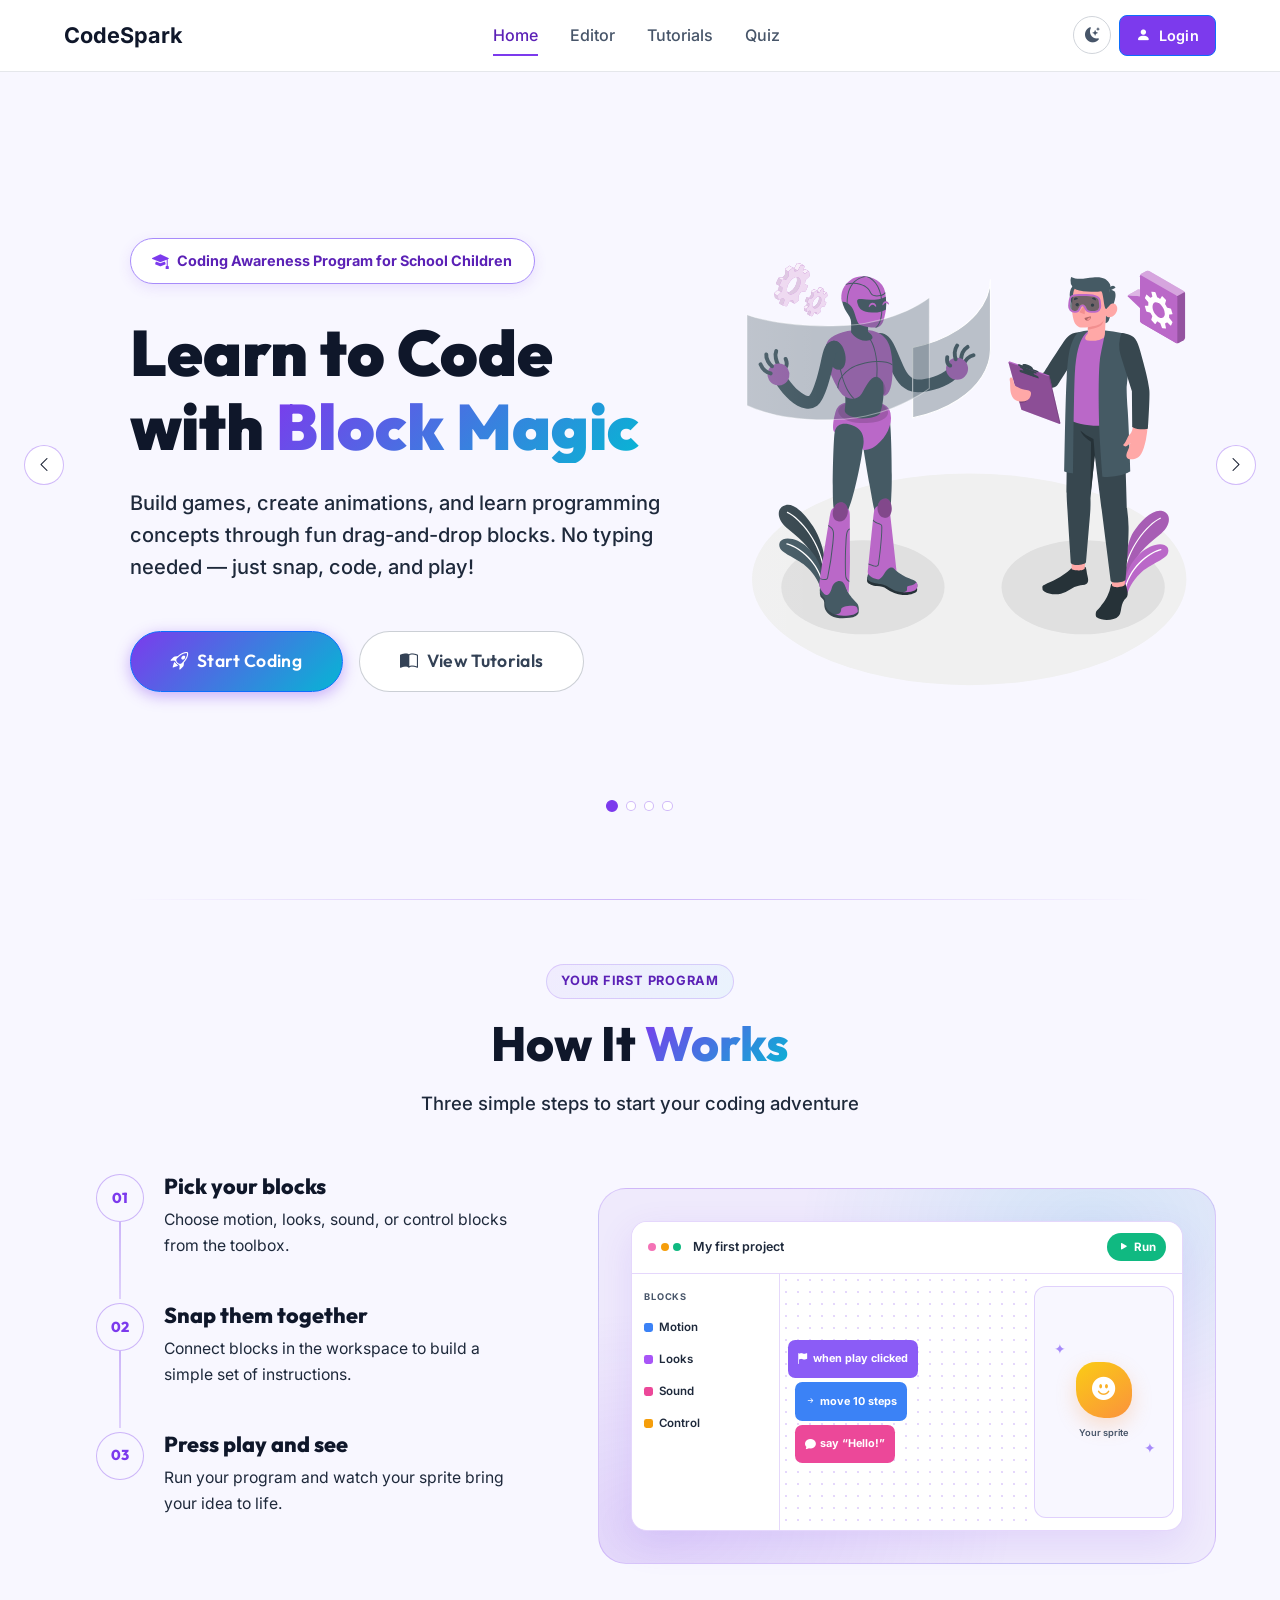
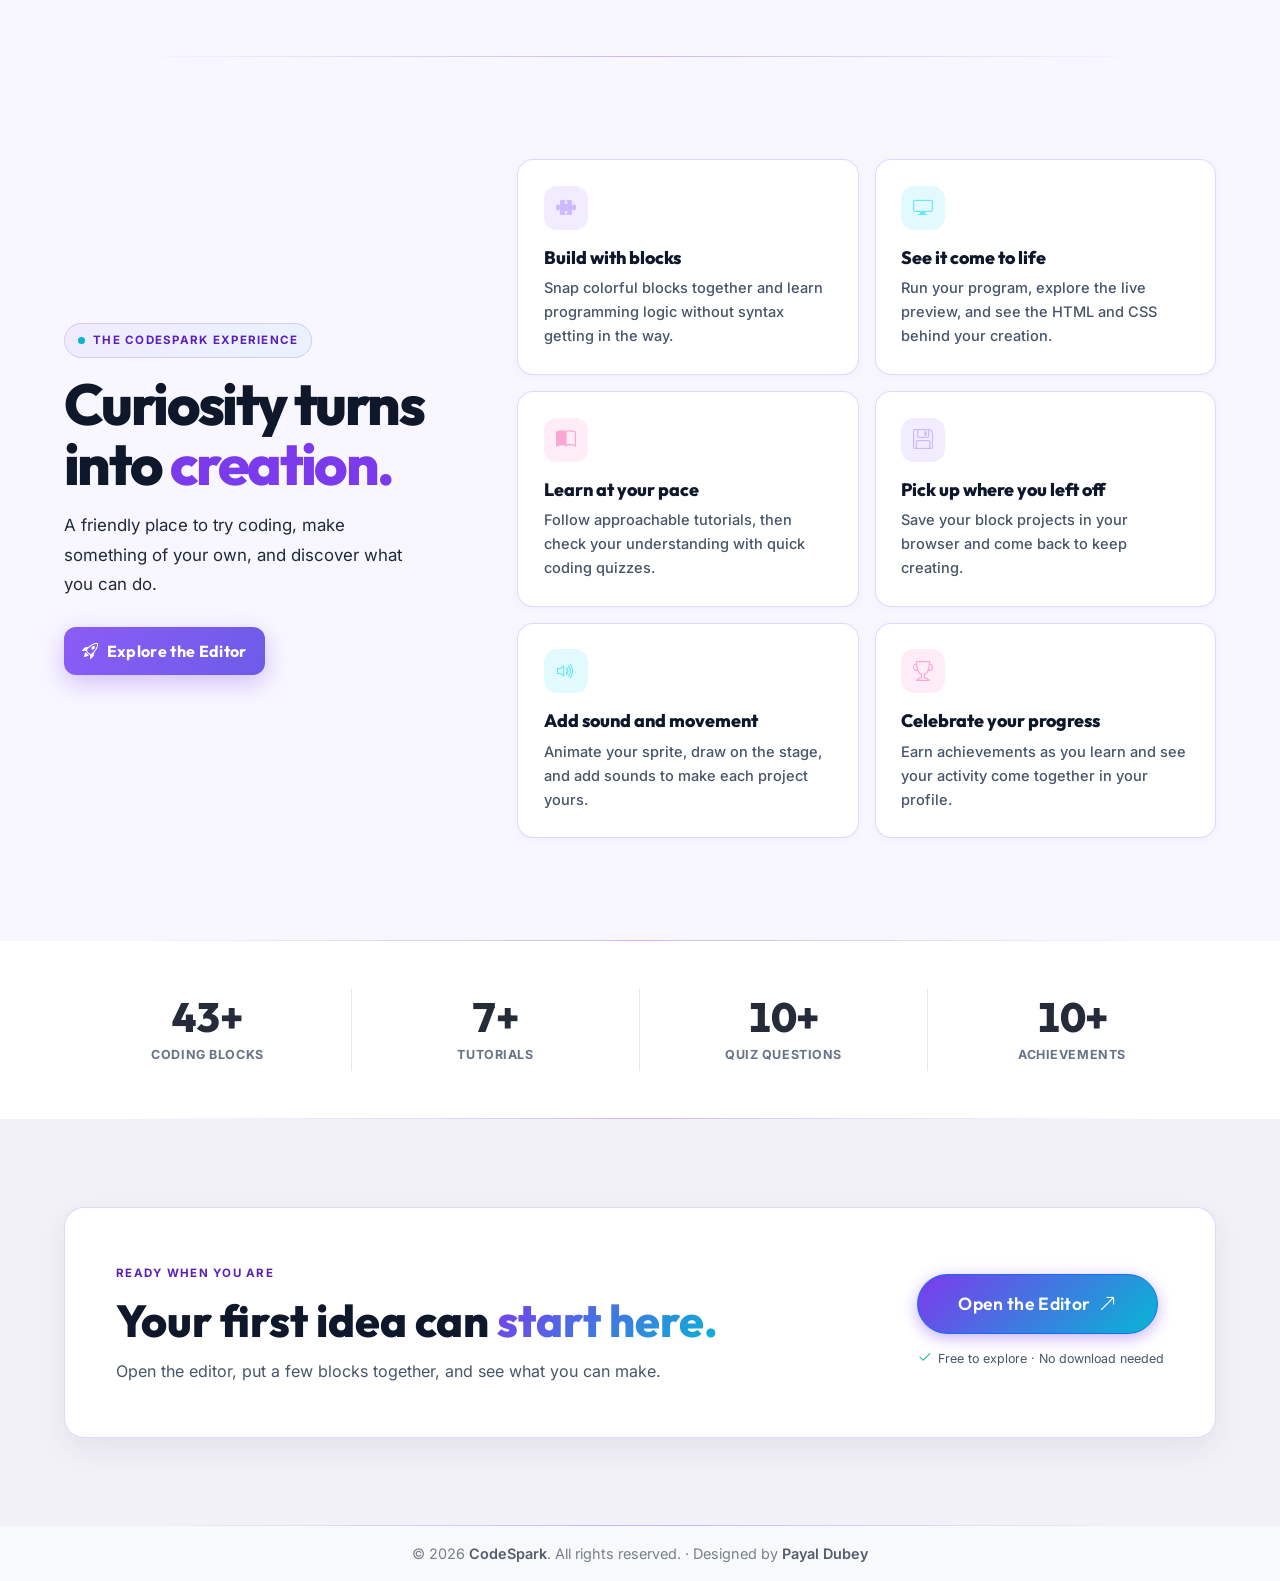
<file: index.html>
<!DOCTYPE html>
<html lang="en">

<head>
  <meta charset="UTF-8">
  <meta name="viewport" content="width=device-width, initial-scale=1.0">
  <meta name="description"
    content="CodeSpark — A fun, interactive block-based coding platform to teach school children programming concepts. Learn coding through drag-and-drop blocks, tutorials, and quizzes.">
  <title>CodeSpark — Learn Coding Through Play</title>

  <!-- Bootstrap framework styles -->
  <link rel="stylesheet" href="assets/vendor/bootstrap/bootstrap.min.css">

  <!-- Bootstrap Icons used across the application -->
  <link rel="stylesheet" href="assets/vendor/bootstrap-icons/bootstrap-icons.min.css">

  <!-- CodeSpark site-wide styles -->
  <link rel="stylesheet" href="assets/css/main.css">

  <!-- CodeSpark favicon -->
  <link rel="icon"
    href="data:image/svg+xml,<svg xmlns=%22http://www.w3.org/2000/svg%22 viewBox=%220 0 100 100%22><text y=%22.9em%22 font-size=%2290%22>⚡</text></svg>">
</head>

<body>
  <!-- Navigation -->
  <nav class="navbar" id="navbar">
    <div class="container">
      <a href="index.html" class="navbar-brand">
        CodeSpark
      </a>
      <div class="navbar-links" id="navLinks">
        <a href="index.html" class="active">Home</a>
        <a href="editor.html">Editor</a>
        <a href="tutorials.html">Tutorials</a>
        <a href="quiz.html">Quiz</a>
      </div>
      <div class="navbar-actions">
        <button class="theme-toggle" id="themeToggle" type="button" aria-label="Switch to dark theme"
          title="Switch to dark theme">
          <i class="bi bi-moon-stars-fill" aria-hidden="true"></i>
        </button>
        <div id="authContainer" class="auth-container">
          <a href="login.html" class="btn btn-primary btn-sm login-btn" id="loginBtn">
            <i class="bi bi-person-fill" aria-hidden="true"></i> Login
          </a>
        </div>
        <button class="mobile-menu-toggle" id="mobileMenuToggle" type="button" aria-label="Open menu"
          aria-controls="navLinks" aria-expanded="false">
          <span></span><span></span><span></span>
        </button>
      </div>
    </div>
  </nav>

  <!-- Hero Section -->
  <section class="hero" id="hero">
    <div class="particles" id="particles"></div>
    <div class="hero-content">
      <div class="hero-carousel" id="heroCarousel" role="region" aria-roledescription="carousel"
        aria-label="Explore CodeSpark">
        <div class="hero-slides" id="heroSlides">
          <article class="hero-slide hero-slide--welcome" role="group" aria-roledescription="slide" aria-label="1 of 4">
            <div class="hero-slide-inner">
              <div class="hero-copy">
                <div class="hero-badge">
                  <i class="bi bi-mortarboard-fill" aria-hidden="true"></i> Coding Awareness Program for School Children
                </div>
                <h1>
                  Learn to Code<br>
                  with <span class="highlight">Block Magic</span>
                </h1>
                <p>
                  Build games, create animations, and learn programming concepts through
                  fun drag-and-drop blocks. No typing needed — just snap, code, and play!
                </p>
                <div class="hero-actions">
                  <a href="editor.html" class="btn btn-primary btn-lg">
                    <i class="bi bi-rocket-takeoff" aria-hidden="true"></i> Start Coding
                  </a>
                  <a href="tutorials.html" class="btn btn-secondary btn-lg">
                    <i class="bi bi-book-half" aria-hidden="true"></i> View Tutorials
                  </a>
                </div>
              </div>
            </div>
          </article>
          <article class="hero-slide hero-slide--editor" role="group" aria-roledescription="slide" aria-label="2 of 4"
            hidden>
            <div class="hero-slide-inner">
              <div class="hero-copy">
                <div class="hero-badge">
                  <i class="bi bi-code-slash" aria-hidden="true"></i> The CodeSpark Editor
                </div>
                <h1>Make ideas <span class="highlight">move</span></h1>
                <p>
                  Put colorful coding blocks together and see your program come to life
                  right in the browser.
                </p>
                <div class="hero-actions">
                  <a href="editor.html" class="btn btn-primary btn-lg">
                    <i class="bi bi-code-slash" aria-hidden="true"></i> Explore the Editor
                  </a>
                </div>
              </div>
            </div>
          </article>
          <article class="hero-slide hero-slide--tutorials" role="group" aria-roledescription="slide"
            aria-label="3 of 4" hidden>
            <div class="hero-slide-inner">
              <div class="hero-copy">
                <div class="hero-badge">
                  <i class="bi bi-book-half" aria-hidden="true"></i> Step-by-step Tutorials
                </div>
                <h1>Learn at your <span class="highlight">own pace</span></h1>
                <p>
                  Follow friendly lessons that introduce coding ideas one small step
                  at a time.
                </p>
                <div class="hero-actions">
                  <a href="tutorials.html" class="btn btn-primary btn-lg">
                    <i class="bi bi-book-half" aria-hidden="true"></i> Browse Tutorials
                  </a>
                </div>
              </div>
            </div>
          </article>
          <article class="hero-slide hero-slide--quiz" role="group" aria-roledescription="slide" aria-label="4 of 4"
            hidden>
            <div class="hero-slide-inner">
              <div class="hero-copy">
                <div class="hero-badge">
                  <i class="bi bi-patch-question" aria-hidden="true"></i> Quick Coding Quizzes
                </div>
                <h1>Ready for a <span class="highlight">challenge?</span></h1>
                <p>
                  Check what you know with short quizzes and build confidence as you
                  learn.
                </p>
                <div class="hero-actions">
                  <a href="quiz.html" class="btn btn-primary btn-lg">
                    <i class="bi bi-play-circle" aria-hidden="true"></i> Try a Quiz
                  </a>
                </div>
              </div>
            </div>
          </article>
          <div class="hero-carousel-arrows" role="group" aria-label="Slide navigation">
            <button class="hero-carousel-arrow" id="heroPrevious" type="button" aria-label="Previous slide">
              <i class="bi bi-chevron-left" aria-hidden="true"></i>
            </button>
            <button class="hero-carousel-arrow" id="heroNext" type="button" aria-label="Next slide">
              <i class="bi bi-chevron-right" aria-hidden="true"></i>
            </button>
          </div>
        </div>

        <div class="hero-carousel-controls" role="group" aria-label="Carousel controls">
          <div class="hero-carousel-indicators" role="group" aria-label="Choose a slide">
            <button type="button" aria-label="Show slide 1" aria-current="true"></button>
            <button type="button" aria-label="Show slide 2"></button>
            <button type="button" aria-label="Show slide 3"></button>
            <button type="button" aria-label="Show slide 4"></button>
          </div>
        </div>
        <p class="visually-hidden" id="heroSlideAnnouncement" aria-live="polite" aria-atomic="true"></p>
      </div>
    </div>
  </section>

  <!-- How It Works Section -->
  <section class="features section how-it-works" id="howItWorks">
    <div class="container">
      <div class="section-header">
        <span class="how-it-works-kicker">Your first program</span>
        <h2>How It <span class="text-gradient">Works</span></h2>
        <p>Three simple steps to start your coding adventure</p>
      </div>
      <div class="how-process-layout">
        <ol class="how-process-steps">
          <li class="how-process-step">
            <span class="how-process-number" aria-hidden="true">01</span>
            <div>
              <h3>Pick your blocks</h3>
              <p>Choose motion, looks, sound, or control blocks from the toolbox.</p>
            </div>
          </li>
          <li class="how-process-step">
            <span class="how-process-number" aria-hidden="true">02</span>
            <div>
              <h3>Snap them together</h3>
              <p>Connect blocks in the workspace to build a simple set of instructions.</p>
            </div>
          </li>
          <li class="how-process-step">
            <span class="how-process-number" aria-hidden="true">03</span>
            <div>
              <h3>Press play and see</h3>
              <p>Run your program and watch your sprite bring your idea to life.</p>
            </div>
          </li>
        </ol>

        <div class="how-editor-illustration" role="img"
          aria-label="Illustration of colorful coding blocks connected in a workspace, ready to run a sprite">
          <div class="how-editor-window">
            <div class="how-editor-toolbar">
              <span class="how-editor-dots" aria-hidden="true"><i></i><i></i><i></i></span>
              <span class="how-editor-title">My first project</span>
              <span class="how-editor-run" aria-hidden="true"><i class="bi bi-play-fill"></i> Run</span>
            </div>
            <div class="how-editor-body">
              <div class="how-editor-toolbox" aria-hidden="true">
                <span class="how-toolbox-label">BLOCKS</span>
                <span class="how-toolbox-category"><i></i> Motion</span>
                <span class="how-toolbox-category"><i></i> Looks</span>
                <span class="how-toolbox-category"><i></i> Sound</span>
                <span class="how-toolbox-category"><i></i> Control</span>
              </div>
              <div class="how-block-workspace" aria-hidden="true">
                <span class="how-code-block how-code-block--event"><i class="bi bi-flag-fill"></i> when play
                  clicked</span>
                <span class="how-code-block how-code-block--motion"><i class="bi bi-arrow-right-short"></i> move 10
                  steps</span>
                <span class="how-code-block how-code-block--looks"><i class="bi bi-chat-fill"></i> say “Hello!”</span>
                <span class="how-code-connector"></span>
              </div>
              <div class="how-sprite-stage" aria-hidden="true">
                <span class="how-sprite-spark how-sprite-spark--one">✦</span>
                <span class="how-sprite"><i class="bi bi-emoji-smile-fill"></i></span>
                <span class="how-sprite-spark how-sprite-spark--two">✦</span>
                <span class="how-sprite-caption">Your sprite</span>
              </div>
            </div>
          </div>
        </div>
      </div>
    </div>
  </section>

  <!-- Features Section -->
  <section class="features section home-features" id="features">
    <div class="container">
      <div class="home-features-layout">
        <header class="home-features-intro">
          <span class="home-features-kicker">THE CODESPARK EXPERIENCE</span>
          <h2>Curiosity turns into <span>creation.</span></h2>
          <p>A friendly place to try coding, make something of your own, and discover what you can do.</p>
          <a href="editor.html" class="btn btn-primary home-features-cta">
            <i class="bi bi-rocket-takeoff" aria-hidden="true"></i> Explore the Editor
          </a>
        </header>
        <div class="features-grid">
          <article class="feature-card">
            <div class="feature-icon" aria-hidden="true"><i class="bi bi-puzzle-fill"></i></div>
            <h3>Build with blocks</h3>
            <p>Snap colorful blocks together and learn programming logic without syntax getting in the way.</p>
          </article>
          <article class="feature-card">
            <div class="feature-icon" aria-hidden="true"><i class="bi bi-display"></i></div>
            <h3>See it come to life</h3>
            <p>Run your program, explore the live preview, and see the HTML and CSS behind your creation.</p>
          </article>
          <article class="feature-card">
            <div class="feature-icon" aria-hidden="true"><i class="bi bi-book-half"></i></div>
            <h3>Learn at your pace</h3>
            <p>Follow approachable tutorials, then check your understanding with quick coding quizzes.</p>
          </article>
          <article class="feature-card">
            <div class="feature-icon" aria-hidden="true"><i class="bi bi-floppy"></i></div>
            <h3>Pick up where you left off</h3>
            <p>Save your block projects in your browser and come back to keep creating.</p>
          </article>
          <article class="feature-card">
            <div class="feature-icon" aria-hidden="true"><i class="bi bi-volume-up"></i></div>
            <h3>Add sound and movement</h3>
            <p>Animate your sprite, draw on the stage, and add sounds to make each project yours.</p>
          </article>
          <article class="feature-card">
            <div class="feature-icon" aria-hidden="true"><i class="bi bi-trophy"></i></div>
            <h3>Celebrate your progress</h3>
            <p>Earn achievements as you learn and see your activity come together in your profile.</p>
          </article>
        </div>
      </div>
    </div>
  </section>

  <!-- Stats Section -->
  <section class="stats home-stats" id="stats" aria-labelledby="statsHeading">
    <div class="container">
      <h2 class="visually-hidden" id="statsHeading">CodeSpark by the numbers</h2>
      <div class="stats-grid">
        <div class="stat-card">
          <div class="stat-number" data-target="60">0</div>
          <div class="stat-label">Coding blocks</div>
        </div>
        <div class="stat-card">
          <div class="stat-number" data-target="10">0</div>
          <div class="stat-label">Tutorials</div>
        </div>
        <div class="stat-card">
          <div class="stat-number" data-target="15">0</div>
          <div class="stat-label">Quiz questions</div>
        </div>
        <div class="stat-card">
          <div class="stat-number" data-target="15">0</div>
          <div class="stat-label">Achievements</div>
        </div>
      </div>
    </div>
  </section>

  <!-- CTA Section -->
  <section class="cta-section home-cta-section" id="cta">
    <div class="container">
      <div class="cta-card home-cta-card">
        <div class="home-cta-copy">
          <span class="home-cta-kicker">READY WHEN YOU ARE</span>
          <h2>Your first idea can <span class="highlight">start here.</span></h2>
          <p>Open the editor, put a few blocks together, and see what you can make.</p>
        </div>
        <div class="home-cta-action">
          <a href="editor.html" class="btn btn-primary btn-lg">
            Open the Editor <i class="bi bi-arrow-up-right" aria-hidden="true"></i>
          </a>
          <span><i class="bi bi-check2" aria-hidden="true"></i> Free to explore · No download needed</span>
        </div>
      </div>
    </div>
  </section>

  <!-- Footer -->
  <footer class="footer home-footer">
    <div class="container">
      <div class="home-footer-bottom">
        <p>
          © 2026 <a href="index.html" aria-label="CodeSpark home page">CodeSpark</a>. All rights reserved.
          <span aria-hidden="true">·</span>
          Designed by
          <!-- Replace the placeholder URL with Payal Dubey's portfolio URL. -->
          <a href="https://example.com" target="_blank" rel="noopener noreferrer">Payal Dubey</a>
        </p>
      </div>
    </div>
  </footer>

  <!-- Login Modal -->
  <div class="modal-overlay" id="loginModal">
    <div class="modal auth-modal">
      <div class="auth-header">
        <div class="auth-icon"><i class="bi bi-person-lock"></i></div>
        <h2>Welcome to <span class="text-gradient">CodeSpark</span></h2>
        <p>Log in to save your progress, unlock achievements & sync projects.</p>
      </div>
      <form id="loginForm">
        <div class="form-group">
          <label for="loginUsername"><i class="bi bi-person"></i> Username</label>
          <input type="text" id="loginUsername" class="modal-input" placeholder="Enter your username..." required
            autocomplete="username">
        </div>
        <div class="form-group" style="margin-top: var(--space-md);">
          <label for="loginPassword"><i class="bi bi-key"></i> Password</label>
          <input type="password" id="loginPassword" class="modal-input" placeholder="Enter your password..." required
            autocomplete="current-password">
        </div>
        <div class="auth-status" id="loginStatusMsg"></div>
        <div class="modal-actions auth-actions">
          <button type="button" class="btn btn-secondary btn-sm" id="cancelLoginBtn">Cancel</button>
          <button type="submit" class="btn btn-primary btn-sm" id="submitLoginBtn"><i class="bi bi-person-fill"></i>
            Login</button>
        </div>
      </form>
    </div>
  </div>

  <!-- Achievement Toast Container -->
  <div class="achievements-panel" id="achievementsPanel"></div>

  <script src="assets/js/app.js"></script>
</body>

</html>
</file>
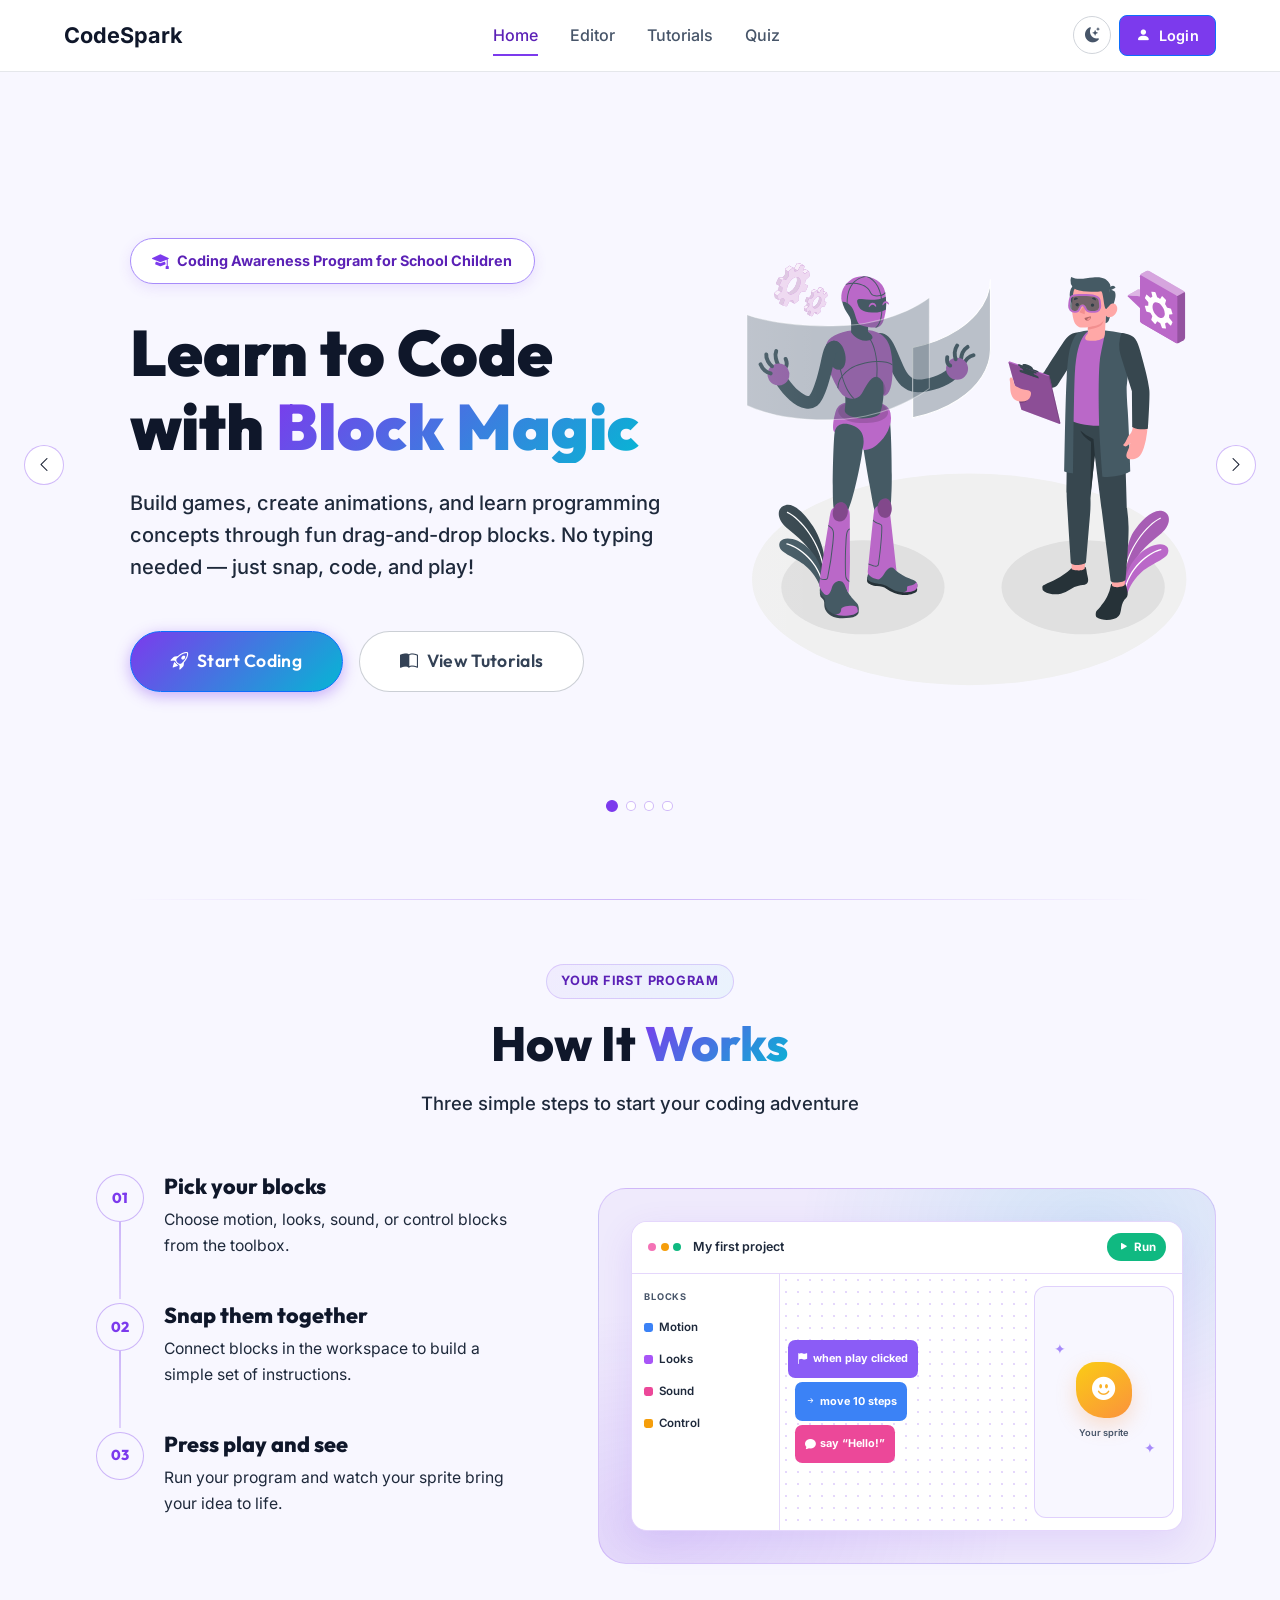
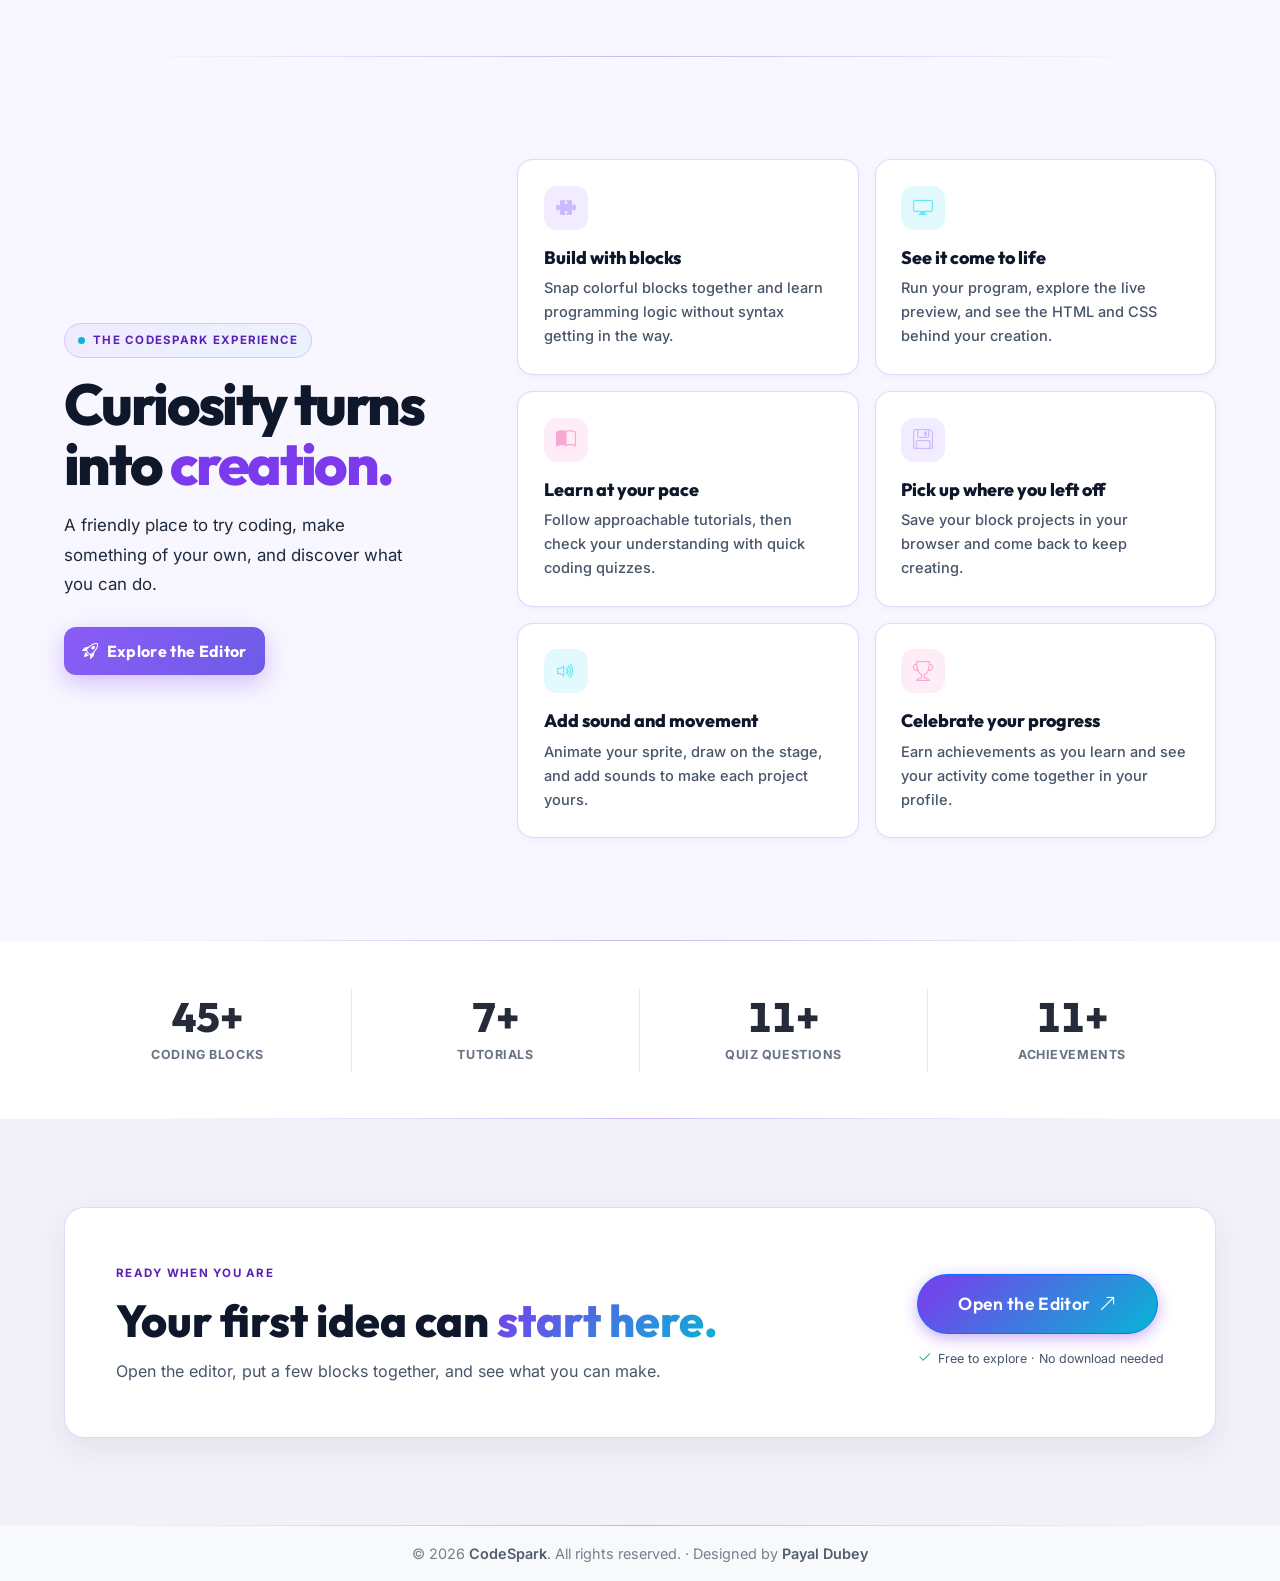
<file: achievements.html>
<!DOCTYPE html>
<html lang="en">

<head>
  <meta charset="UTF-8">
  <meta name="viewport" content="width=device-width, initial-scale=1.0">
  <meta name="description"
    content="Explore your CodeSpark milestones, track unlocked achievements, and discover your next coding challenge.">
  <title>Achievements & Badges — CodeSpark</title>
  <link rel="stylesheet" href="assets/vendor/bootstrap/bootstrap.min.css">
  <link rel="stylesheet" href="assets/vendor/bootstrap-icons/bootstrap-icons.min.css">
  <link rel="stylesheet" href="assets/css/main.css">
  <link rel="icon"
    href="data:image/svg+xml,<svg xmlns=%22http://www.w3.org/2000/svg%22 viewBox=%220 0 100 100%22><text y=%22.9em%22 font-size=%2290%22>🏆</text></svg>">
</head>

<body>
  <!-- Navigation -->
  <nav class="navbar" id="navbar">
    <div class="container">
      <a href="index.html" class="navbar-brand">
        CodeSpark
      </a>
      <div class="navbar-links" id="navLinks">
        <a href="index.html">Home</a>
        <a href="editor.html">Editor</a>
        <a href="tutorials.html">Tutorials</a>
        <a href="quiz.html">Quiz</a>
      </div>
      <div class="navbar-actions">
        <button class="theme-toggle" id="themeToggle" type="button" aria-label="Switch to dark theme"
          title="Switch to dark theme">
          <i class="bi bi-moon-stars-fill" aria-hidden="true"></i>
        </button>
        <div id="authContainer" class="auth-container">
          <a href="login.html" class="btn btn-primary btn-sm login-btn" id="loginBtn">
            <i class="bi bi-person-fill" aria-hidden="true"></i> Login
          </a>
        </div>
        <button class="mobile-menu-toggle" id="mobileMenuToggle" type="button" aria-label="Open menu"
          aria-controls="navLinks" aria-expanded="false">
          <span></span><span></span><span></span>
        </button>
      </div>
    </div>
  </nav>

  <main class="main-content container achievements-page">
    <header class="achievements-hero">
      <div class="achievements-hero-icon" aria-hidden="true"><i class="bi bi-trophy-fill"></i></div>
      <span class="achievements-eyebrow">YOUR CODING JOURNEY</span>
      <h1>Achievements</h1>
      <p>Every small step counts. Explore the milestones you have unlocked and find your next challenge.</p>

      <div class="achievements-progress" aria-live="polite">
        <div class="achievements-progress-copy">
          <span id="achievementProgressLabel">Your progress</span>
          <strong id="achievementProgressCount">0 of 0 unlocked</strong>
        </div>
        <div
          class="achievements-progress-track"
          id="achievementProgressTrack"
          role="progressbar"
          aria-label="Achievements unlocked"
          aria-valuemin="0"
          aria-valuemax="0"
          aria-valuenow="0"
        >
          <span class="achievements-progress-fill" id="achievementProgressFill"></span>
        </div>
      </div>
    </header>

    <section class="achievements-collection" aria-labelledby="achievementCollectionTitle">
      <div class="achievements-collection-heading">
        <div>
          <span class="achievements-eyebrow">MILESTONES</span>
          <h2 id="achievementCollectionTitle">Your badges</h2>
        </div>
        <a href="profile.html" class="achievements-back-link"><i class="bi bi-person-circle" aria-hidden="true"></i> Back to profile</a>
      </div>

      <div class="badge-tabs" role="group" aria-label="Filter achievements">
        <button class="badge-tab active" type="button" data-filter="all" aria-pressed="true">All <span data-count="all">0</span></button>
        <button class="badge-tab" type="button" data-filter="unlocked" aria-pressed="false">Unlocked <span data-count="unlocked">0</span></button>
        <button class="badge-tab" type="button" data-filter="locked" aria-pressed="false">Locked <span data-count="locked">0</span></button>
        <button class="badge-tab" type="button" data-filter="coding" aria-pressed="false">Coding</button>
        <button class="badge-tab" type="button" data-filter="learning" aria-pressed="false">Learning</button>
        <button class="badge-tab" type="button" data-filter="quiz" aria-pressed="false">Quizzes</button>
        <button class="badge-tab" type="button" data-filter="account" aria-pressed="false">Account</button>
      </div>

      <p class="achievements-error" id="achievementsError" role="alert" hidden></p>
      <div class="badges-grid achievements-grid" id="achievementCardsGrid" aria-live="polite"></div>
      <div class="achievements-empty" id="achievementsEmpty" hidden>
        <i class="bi bi-search" aria-hidden="true"></i>
        <p>No achievements match this filter.</p>
      </div>
    </section>
  </main>

  <!-- Footer -->
  <footer class="footer home-footer">
    <div class="container">
      <div class="home-footer-bottom">
        <p>
          © 2026 <a href="index.html" aria-label="CodeSpark home page">CodeSpark</a>. All rights reserved.
          <span aria-hidden="true">·</span>
          Designed by
          <!-- Replace the placeholder URL with Payal Dubey's portfolio URL. -->
          <a href="https://example.com" target="_blank" rel="noopener noreferrer">Payal Dubey</a>
        </p>
      </div>
    </div>
  </footer>

  <!-- Login Modal -->
  <div class="modal-overlay" id="loginModal">
    <div class="modal auth-modal">
      <div class="auth-header">
        <div class="auth-icon"><i class="bi bi-person-lock"></i></div>
        <h2>Welcome to <span class="text-gradient">CodeSpark</span></h2>
        <p>Log in to save your progress, unlock achievements & sync projects.</p>
      </div>
      <form id="loginForm">
        <div class="form-group">
          <label for="loginUsername"><i class="bi bi-person"></i> Username</label>
          <input type="text" id="loginUsername" class="modal-input" placeholder="Enter your username..." required
            autocomplete="username">
        </div>
        <div class="form-group" style="margin-top: var(--space-md);">
          <label for="loginPassword"><i class="bi bi-key"></i> Password</label>
          <input type="password" id="loginPassword" class="modal-input" placeholder="Enter your password..." required
            autocomplete="current-password">
        </div>
        <div class="auth-status" id="loginStatusMsg"></div>
        <div class="modal-actions auth-actions">
          <button type="button" class="btn btn-secondary btn-sm" id="cancelLoginBtn">Cancel</button>
          <button type="submit" class="btn btn-primary btn-sm" id="submitLoginBtn"><i
              class="bi bi-person-fill"></i> Login</button>
        </div>
      </form>
    </div>
  </div>

  <!-- Toast Container -->
  <div class="achievements-panel" id="achievementsPanel"></div>

  <script src="assets/js/app.js"></script>
  <script src="assets/js/features/achievements/achievements.js"></script>
  <script src="assets/js/features/achievements/page.js"></script>
</body>

</html>
</file>
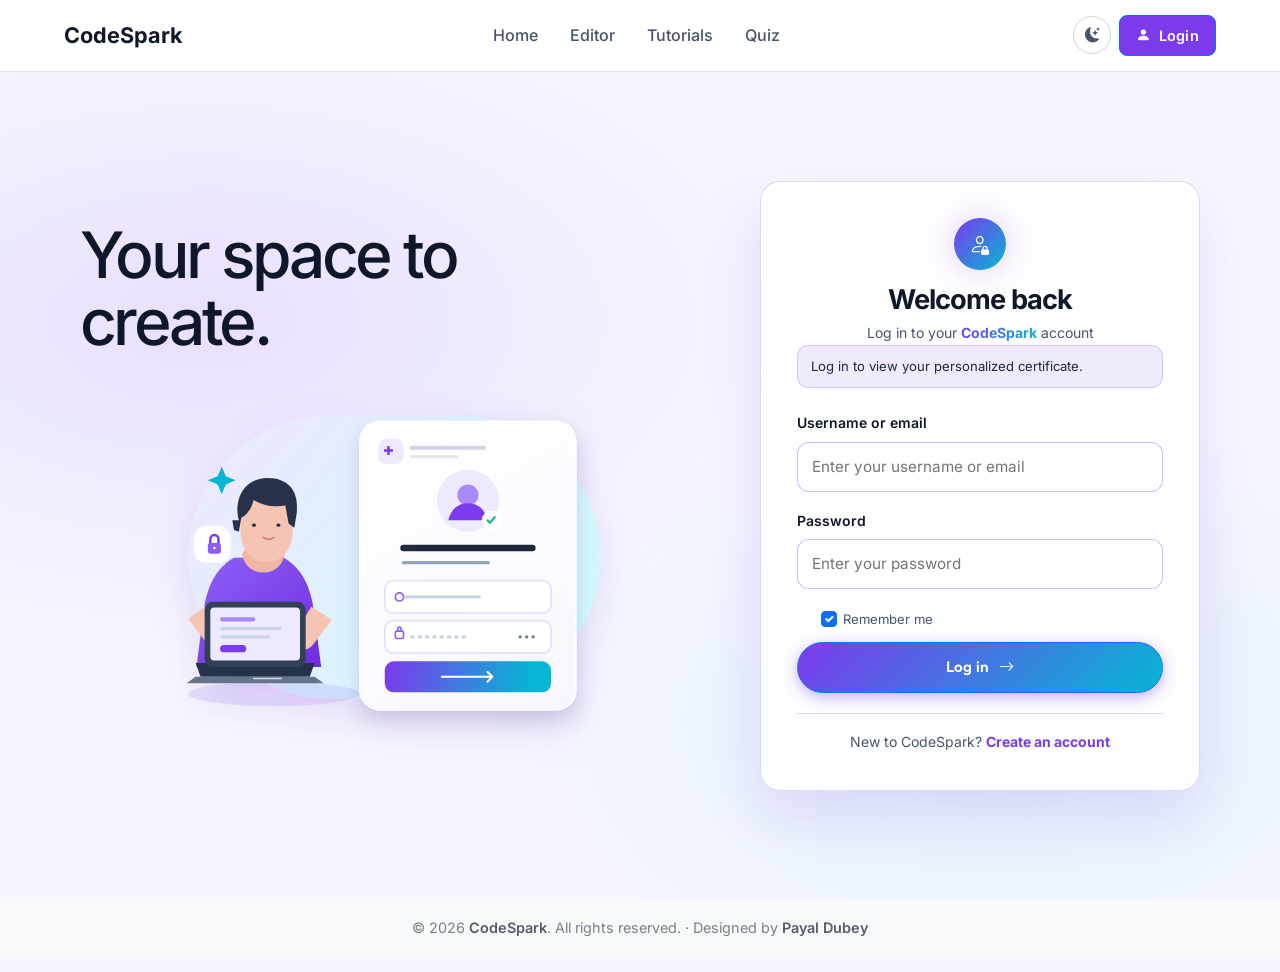
<file: certificate.html>
<!DOCTYPE html>
<html lang="en">

<head>
  <meta charset="UTF-8">
  <meta name="viewport" content="width=device-width, initial-scale=1.0">
  <title>Official Certificate of Achievement — CodeSpark</title>
  <link rel="stylesheet" href="assets/vendor/bootstrap/bootstrap.min.css">
  <link rel="stylesheet" href="assets/vendor/bootstrap-icons/bootstrap-icons.min.css">
  <link rel="stylesheet" href="assets/css/main.css">
  <style>
    body {
      background: var(--bg-primary);
      display: flex;
      flex-direction: column;
      align-items: center;
      justify-content: center;
      min-height: 100vh;
      padding: 2rem 1rem;
    }

    .certificate-actions {
      margin-bottom: 2rem;
      display: flex;
      gap: 1rem;
    }

    /* Certificate Outer Frame */
    .certificate-wrapper {
      width: 100%;
      max-width: 900px;
      background: #ffffff;
      padding: 2.5rem;
      border-radius: 1rem;
      box-shadow: 0 20px 60px rgba(0, 0, 0, 0.15);
      border: 12px solid #7c3aed;
      position: relative;
      color: #0f172a;
      box-sizing: border-box;
    }

    .certificate-inner {
      border: 2px dashed #a78bfa;
      padding: 3rem 2rem;
      text-align: center;
      border-radius: 0.5rem;
      background: radial-gradient(circle at center, #faf8ff 0%, #ffffff 100%);
      position: relative;
    }

    .cert-logo {
      font-family: var(--font-heading);
      font-size: 2.2rem;
      font-weight: 800;
      color: #7c3aed;
      margin-bottom: 0.5rem;
    }

    .cert-header {
      font-family: var(--font-heading);
      font-size: 2.8rem;
      font-weight: 900;
      letter-spacing: 2px;
      text-transform: uppercase;
      color: #1e1b4b;
      margin-bottom: 1.5rem;
    }

    .cert-present {
      font-size: 1.1rem;
      color: #64748b;
      text-transform: uppercase;
      letter-spacing: 1px;
      margin-bottom: 0.5rem;
    }

    .cert-name {
      font-family: var(--font-heading);
      font-size: 3rem;
      font-weight: 800;
      color: #7c3aed;
      margin: 0.5rem 0 1.5rem 0;
      border-bottom: 3px solid #06b6d4;
      display: inline-block;
      padding: 0 2rem 0.5rem 2rem;
    }

    .cert-reason {
      font-size: 1.15rem;
      line-height: 1.6;
      color: #334155;
      max-width: 650px;
      margin: 0 auto 2.5rem auto;
    }

    .cert-footer {
      display: flex;
      justify-content: space-between;
      align-items: flex-end;
      margin-top: 2rem;
      padding-top: 1.5rem;
      border-top: 1px solid #e2e8f0;
    }

    .cert-seal {
      width: 90px;
      height: 90px;
      background: linear-gradient(135deg, #f59e0b, #fbbf24);
      border-radius: 50%;
      color: white;
      display: flex;
      flex-direction: column;
      align-items: center;
      justify-content: center;
      font-weight: 800;
      font-size: 0.75rem;
      box-shadow: 0 6px 20px rgba(245, 158, 11, 0.4);
      border: 4px solid #ffffff;
      text-transform: uppercase;
    }

    .cert-seal i {
      font-size: 1.8rem;
      margin-bottom: 2px;
    }

    .cert-signature {
      text-align: center;
    }

    .cert-sig-line {
      width: 160px;
      border-bottom: 2px solid #94a3b8;
      margin-bottom: 0.35rem;
    }

    @media (max-width: 600px) {
      body {
        justify-content: flex-start;
        padding: 1rem 0.75rem;
      }

      .certificate-actions {
        width: 100%;
        justify-content: center;
        flex-wrap: wrap;
        gap: 0.65rem;
        margin-bottom: 1rem;
      }

      .certificate-actions .btn {
        flex: 1 1 145px;
        justify-content: center;
      }

      .certificate-wrapper {
        padding: clamp(0.65rem, 3vw, 1rem);
        border-width: 7px;
      }

      .certificate-inner {
        padding: clamp(1rem, 5vw, 1.5rem) clamp(0.65rem, 3vw, 1rem);
      }

      .cert-logo {
        font-size: 1.7rem;
      }

      .cert-header {
        font-size: clamp(1.45rem, 7vw, 2rem);
        letter-spacing: 0.06em;
      }

      .cert-present {
        font-size: 0.82rem;
      }

      .cert-name {
        box-sizing: border-box;
        max-width: 100%;
        padding-right: 0.5rem;
        padding-left: 0.5rem;
        overflow-wrap: anywhere;
        font-size: clamp(1.5rem, 8vw, 2.2rem);
      }

      .cert-reason {
        margin-bottom: 1.5rem;
        font-size: 0.95rem;
      }

      .cert-footer {
        display: grid;
        grid-template-columns: minmax(0, 1fr) auto;
        align-items: center;
        gap: 1rem 0.5rem;
      }

      .cert-seal {
        width: 68px;
        height: 68px;
        font-size: 0.62rem;
      }

      .cert-seal i {
        font-size: 1.35rem;
      }

      .cert-footer > div:last-child {
        grid-column: 1 / -1;
        text-align: center !important;
        overflow-wrap: anywhere;
      }

      .cert-sig-line {
        width: min(160px, 100%);
      }
    }

    @media (max-width: 360px) {
      body {
        padding-right: 0.5rem;
        padding-left: 0.5rem;
      }

      .certificate-actions .btn {
        flex-basis: 130px;
        padding-inline: 0.55rem;
        font-size: 0.78rem;
      }

      .cert-footer {
        grid-template-columns: minmax(0, 1fr) 60px;
      }
    }

    /* Print Styles */
    @media print {
      body {
        background: white;
        padding: 0;
      }

      .certificate-actions {
        display: none !important;
      }

      .home-footer {
        display: none !important;
      }

      .certificate-wrapper {
        box-shadow: none;
        border-width: 8px;
        max-width: 100%;
        page-break-inside: avoid;
      }
    }
  </style>
</head>

<body>

  <div class="certificate-actions">
    <a href="profile.html" class="btn btn-secondary btn-sm"><i class="bi bi-arrow-left"></i> Back to Profile</a>
    <button onclick="window.print()" class="btn btn-primary btn-sm"><i class="bi bi-printer"></i> Print / Save PDF</button>
  </div>

  <div class="certificate-wrapper">
    <div class="certificate-inner">
      <div class="cert-logo">⚡ CodeSpark</div>
      <div class="cert-header">Certificate of Achievement</div>
      <div class="cert-present">This is proudly awarded to</div>
      <div class="cert-name" id="certStudentName">Student Coder</div>
      <div class="cert-reason">
        For successfully completing the <strong>Block-Based Programming & Computational Thinking Course</strong>, demonstrating outstanding creativity, logic design, and problem-solving skills on the CodeSpark platform.
      </div>

      <div class="cert-footer">
        <div class="cert-signature">
          <div style="font-family: 'Brush Script MT', cursive; font-size: 1.5rem; color: #7c3aed; margin-bottom: 2px;">CodeSpark Team</div>
          <div class="cert-sig-line"></div>
          <small style="color: #64748b; font-weight: 600;">Program Director</small>
        </div>

        <div class="cert-seal">
          <i class="bi bi-award-fill"></i>
          <span>Verified</span>
        </div>

        <div style="text-align: right;">
          <div style="font-weight: 700; color: #1e293b;" id="certDate">October 2026</div>
          <small style="color: #94a3b8;" id="certID">ID: CS-2026-9842</small>
        </div>
      </div>
    </div>
  </div>

  <!-- Footer -->
  <footer class="footer home-footer">
    <div class="container">
      <div class="home-footer-bottom">
        <p>
          © 2026 <a href="index.html" aria-label="CodeSpark home page">CodeSpark</a>. All rights reserved.
          <span aria-hidden="true">·</span>
          Designed by
          <!-- Replace the placeholder URL with Payal Dubey's portfolio URL. -->
          <a href="https://example.com" target="_blank" rel="noopener noreferrer">Payal Dubey</a>
        </p>
      </div>
    </div>
  </footer>

  <script src="assets/js/features/certificate/certificate.js"></script>
</body>

</html>
</file>
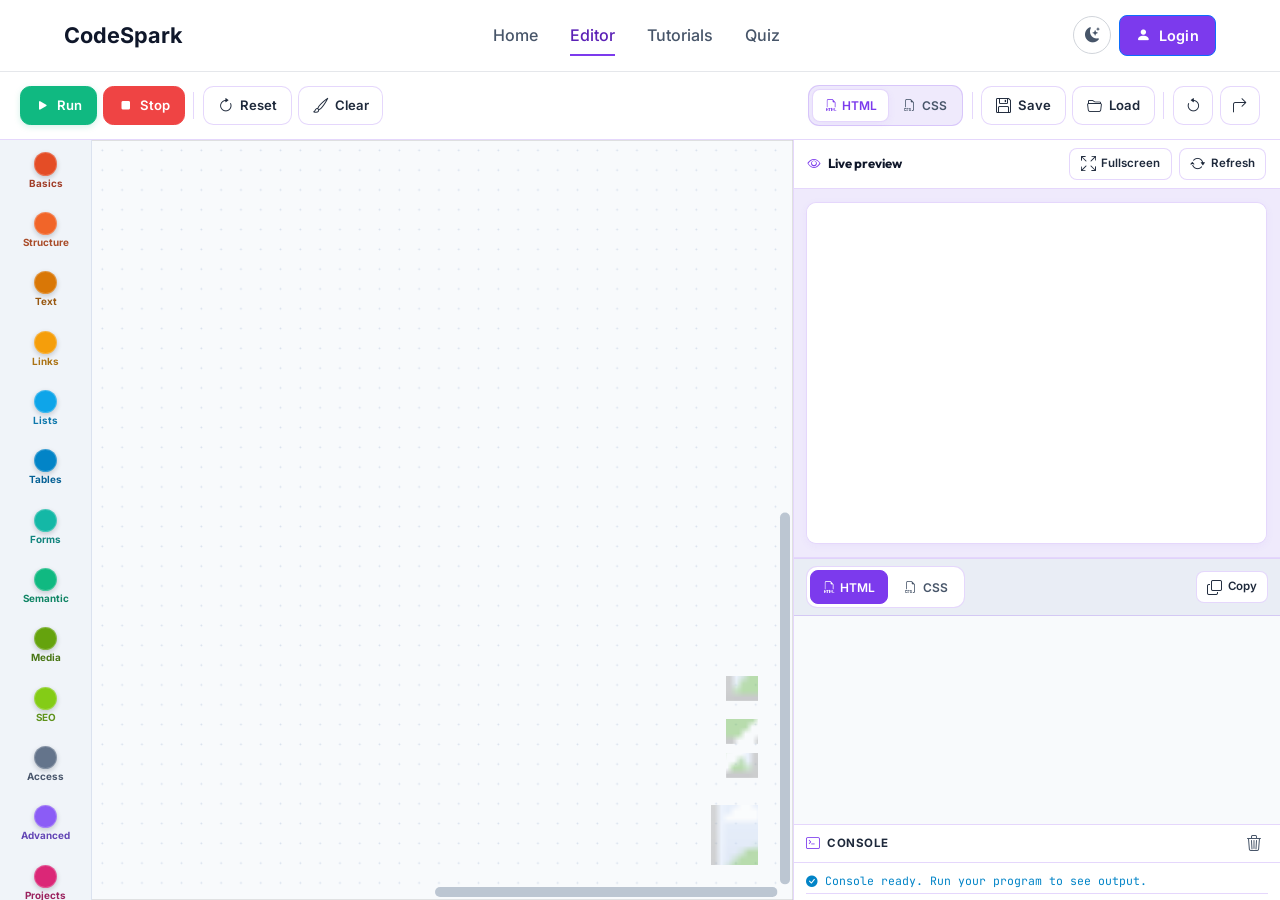
<file: editor.html>
<!DOCTYPE html>
<html lang="en">

<head>
  <!-- Character encoding and responsive viewport settings -->
  <meta charset="UTF-8">
  <meta name="viewport" content="width=device-width, initial-scale=1.0">

  <!-- Search and browser metadata -->
  <meta name="description"
    content="CodeSpark Block Editor — Drag-and-drop coding environment with live canvas, code preview, and sprite animations.">
  <title>CodeSpark — Block Editor</title>

  <!-- Bootstrap framework styles -->
  <link rel="stylesheet" href="assets/vendor/bootstrap/bootstrap.min.css">

  <!-- Bootstrap Icons used across the application -->
  <link rel="stylesheet" href="assets/vendor/bootstrap-icons/bootstrap-icons.min.css">

  <!-- CodeSpark site-wide styles -->
  <link rel="stylesheet" href="assets/css/main.css">

  <!-- CodeSpark favicon -->
  <link rel="icon"
    href="data:image/svg+xml,<svg xmlns=%22http://www.w3.org/2000/svg%22 viewBox=%220 0 100 100%22><text y=%22.9em%22 font-size=%2290%22>⚡</text></svg>">

  <!-- Blockly library required by the block editor -->
  <script src="assets/js/vendor/blockly.min.js"></script>
</head>

<body>
  <!-- Navigation -->
  <nav class="navbar" id="navbar">
    <div class="container">
      <a href="index.html" class="navbar-brand">
        CodeSpark
      </a>
      <div class="navbar-links" id="navLinks">
        <a href="index.html">Home</a>
        <a href="editor.html" class="active">Editor</a>
        <a href="tutorials.html">Tutorials</a>
        <a href="quiz.html">Quiz</a>
      </div>
      <div class="navbar-actions">
        <button class="theme-toggle" id="themeToggle" type="button" aria-label="Switch to dark theme"
          title="Switch to dark theme">
          <i class="bi bi-moon-stars-fill" aria-hidden="true"></i>
        </button>
        <div id="authContainer" class="auth-container">
          <a href="login.html" class="btn btn-primary btn-sm login-btn" id="loginBtn">
            <i class="bi bi-person-fill" aria-hidden="true"></i> Login
          </a>
        </div>
        <button class="mobile-menu-toggle" id="mobileMenuToggle" type="button" aria-label="Open menu"
          aria-controls="navLinks" aria-expanded="false">
          <span></span><span></span><span></span>
        </button>
      </div>
    </div>
  </nav>

  <!-- Editor Page -->
  <main class="editor-page">
    <!-- Toolbar -->
    <div class="editor-toolbar" role="toolbar" aria-label="Block editor tools">
      <div class="toolbar-group toolbar-group--execution" role="group" aria-label="Program controls">
        <button class="toolbar-btn run-btn" id="runBtn" type="button" title="Run program (Ctrl+Enter)">
          <i class="bi bi-play-fill" aria-hidden="true"></i><span class="toolbar-label">Run</span>
        </button>
        <button class="toolbar-btn stop-btn" id="stopBtn" type="button" title="Stop program (Esc)">
          <i class="bi bi-stop-fill" aria-hidden="true"></i><span class="toolbar-label">Stop</span>
        </button>
        <span class="toolbar-separator" aria-hidden="true"></span>
        <button class="toolbar-btn" id="resetSpriteBtn" type="button" title="Reset preview" aria-label="Reset preview">
          <i class="bi bi-arrow-clockwise" aria-hidden="true"></i><span class="toolbar-label">Reset</span>
        </button>
        <button class="toolbar-btn" id="clearCanvasBtn" type="button" title="Clear workspace"
          aria-label="Clear workspace">
          <i class="bi bi-brush" aria-hidden="true"></i><span class="toolbar-label">Clear</span>
        </button>
      </div>
      <div class="toolbar-group toolbar-group--project" role="group" aria-label="Project tools">
        <div class="lang-selector" id="langSelector" role="group" aria-label="Select code language">
          <button class="active" type="button" data-lang="html" aria-pressed="true">
            <i class="bi bi-filetype-html" aria-hidden="true"></i><span class="toolbar-label">HTML</span>
          </button>
          <button type="button" data-lang="css" aria-pressed="false">
            <i class="bi bi-filetype-css" aria-hidden="true"></i><span class="toolbar-label">CSS</span>
          </button>
        </div>
        <span class="toolbar-separator" aria-hidden="true"></span>
        <button class="toolbar-btn" id="saveBtn" type="button" title="Save project (Ctrl+S)" aria-label="Save project">
          <i class="bi bi-floppy" aria-hidden="true"></i><span class="toolbar-label">Save</span>
        </button>
        <button class="toolbar-btn" id="loadBtn" type="button" title="Load project" aria-label="Load project">
          <i class="bi bi-folder2-open" aria-hidden="true"></i><span class="toolbar-label">Load</span>
        </button>
        <span class="toolbar-separator" aria-hidden="true"></span>
        <button class="toolbar-btn toolbar-icon-btn" id="undoBtn" type="button" title="Undo" aria-label="Undo">
          <i class="bi bi-arrow-counterclockwise" aria-hidden="true"></i>
        </button>
        <button class="toolbar-btn toolbar-icon-btn" id="redoBtn" type="button" title="Redo" aria-label="Redo">
          <i class="bi bi-arrow-90deg-right" aria-hidden="true"></i>
        </button>
      </div>
    </div>

    <!-- Main Editor Area -->
    <div class="editor-main">
      <!-- Blockly Workspace -->
      <section class="blockly-panel" id="blocklyPanel" aria-label="Block workspace">
        <div id="blocklyDiv"></div>
      </section>

      <!-- Right Side Panels -->
      <aside class="right-panels" aria-label="Preview and code">
        <!-- Live Output Preview -->
        <section class="canvas-panel" id="canvasPanel" aria-label="Live preview">
          <div class="canvas-header">
            <h2><i class="bi bi-eye" aria-hidden="true"></i> Live preview</h2>
            <div class="canvas-actions">
              <button class="toolbar-btn panel-action-btn" id="fullscreenPreviewBtn" type="button"
                aria-label="Open preview fullscreen" title="Open preview fullscreen" aria-pressed="false">
                <i class="bi bi-arrows-fullscreen" aria-hidden="true"></i><span>Fullscreen</span>
              </button>
              <button class="toolbar-btn panel-action-btn" id="refreshPreviewBtn" type="button" title="Refresh preview">
                <i class="bi bi-arrow-repeat" aria-hidden="true"></i><span>Refresh</span>
              </button>
            </div>
          </div>
          <div class="canvas-wrapper">
            <iframe id="livePreviewIframe" title="Live Preview" loading="lazy"></iframe>
          </div>
        </section>

        <!-- Code Preview -->
        <section class="code-panel" aria-label="Generated code">
          <div class="code-header">
            <div class="code-tabs" role="group" aria-label="Code preview language">
              <button class="code-tab active" type="button" data-lang="html" aria-pressed="true">
                <i class="bi bi-filetype-html" aria-hidden="true"></i> HTML
              </button>
              <button class="code-tab" type="button" data-lang="css" aria-pressed="false">
                <i class="bi bi-filetype-css" aria-hidden="true"></i> CSS
              </button>
            </div>
            <button class="toolbar-btn panel-action-btn" id="copyCodeBtn" type="button" title="Copy code">
              <i class="bi bi-copy" aria-hidden="true"></i><span aria-live="polite">Copy</span>
            </button>
          </div>
          <pre id="codeOutput" aria-live="polite" tabindex="0"></pre>
          <div class="console-panel" id="consolePanel">
            <div class="console-header">
              <h3><i class="bi bi-terminal" aria-hidden="true"></i> Console</h3>
              <button class="console-clear-btn" id="clearConsoleBtn" type="button" title="Clear console"
                aria-label="Clear console">
                <i class="bi bi-trash3" aria-hidden="true"></i>
              </button>
            </div>
            <div class="console-output" id="consoleOutput" role="log" aria-live="polite" aria-relevant="additions text">
              <div class="console-line info">
                <i class="bi bi-check-circle-fill" aria-hidden="true"></i>
                <span>Console ready. Run your program to see output.</span>
              </div>
            </div>
          </div>
        </section>
      </aside>
    </div>
  </main>

  <!-- Save Modal -->
  <div class="modal-overlay" id="saveModal">
    <div class="modal project-modal project-modal--save" role="dialog" aria-modal="true" aria-labelledby="saveModalTitle">
      <div class="project-modal__header">
        <div class="project-modal__icon" aria-hidden="true"><i class="bi bi-floppy"></i></div>
        <div>
          <h2 id="saveModalTitle">Save your project</h2>
          <p>Projects are kept in this browser so you can return to your work later.</p>
        </div>
      </div>
      <div class="project-name-field">
        <label for="projectNameInput">Project name</label>
        <input type="text" id="projectNameInput" class="modal-input" placeholder="e.g. My first webpage"
          value="My CodeSpark Project" maxlength="60" autocomplete="off">
      </div>
      <div class="auth-status project-storage-status" id="saveProjectStatus" role="status" aria-live="polite"></div>
      <div class="modal-actions">
        <button class="btn btn-secondary btn-sm" id="cancelSaveBtn">Cancel</button>
        <button class="btn btn-primary btn-sm" id="confirmSaveBtn"><i class="bi bi-floppy" aria-hidden="true"></i> Save project</button>
      </div>
    </div>
  </div>

  <!-- Load Modal -->
  <div class="modal-overlay" id="loadModal">
    <div class="modal project-modal project-modal--load" role="dialog" aria-modal="true" aria-labelledby="loadModalTitle">
      <div class="project-modal__header">
        <div class="project-modal__icon" aria-hidden="true"><i class="bi bi-folder2-open"></i></div>
        <div>
          <h2 id="loadModalTitle">Your projects</h2>
          <p>Choose a saved project to continue working on it.</p>
        </div>
      </div>
      <div class="saved-projects" id="savedProjectsList">
        <p style="color: var(--text-muted); text-align: center; padding: var(--space-xl);">No saved projects yet</p>
      </div>
      <div class="auth-status project-storage-status" id="loadProjectStatus" role="status" aria-live="polite"></div>
      <div class="modal-actions">
        <button class="btn btn-secondary btn-sm" id="cancelLoadBtn">Done</button>
      </div>
    </div>
  </div>

  <!-- Login Modal -->
  <div class="modal-overlay" id="loginModal">
    <div class="modal auth-modal">
      <div class="auth-header">
        <div class="auth-icon"><i class="bi bi-person-lock"></i></div>
        <h2>Welcome to <span class="text-gradient">CodeSpark</span></h2>
        <p>Log in to save your progress, unlock achievements & sync projects.</p>
      </div>
      <form id="loginForm">
        <div class="form-group">
          <label for="loginUsername"><i class="bi bi-person"></i> Username</label>
          <input type="text" id="loginUsername" class="modal-input" placeholder="Enter your username..." required
            autocomplete="username">
        </div>
        <div class="form-group" style="margin-top: var(--space-md);">
          <label for="loginPassword"><i class="bi bi-key"></i> Password</label>
          <input type="password" id="loginPassword" class="modal-input" placeholder="Enter your password..." required
            autocomplete="current-password">
        </div>
        <div class="auth-status" id="loginStatusMsg"></div>
        <div class="modal-actions auth-actions">
          <button type="button" class="btn btn-secondary btn-sm" id="cancelLoginBtn">Cancel</button>
          <button type="submit" class="btn btn-primary btn-sm" id="submitLoginBtn"><i class="bi bi-person-fill"></i>
            Login</button>
        </div>
      </form>
    </div>
  </div>

  <!-- Achievement Toast Container -->
  <div class="achievements-panel" id="achievementsPanel"></div>

  <script src="assets/js/app.js"></script>
  <script src="assets/js/features/tutorials/roadmap.js"></script>
  <script src="assets/js/features/editor/editor.js"></script>
  <script src="assets/js/features/editor/project-storage.js"></script>
  <script src="assets/js/features/achievements/achievements.js"></script>
</body>

</html>
</file>
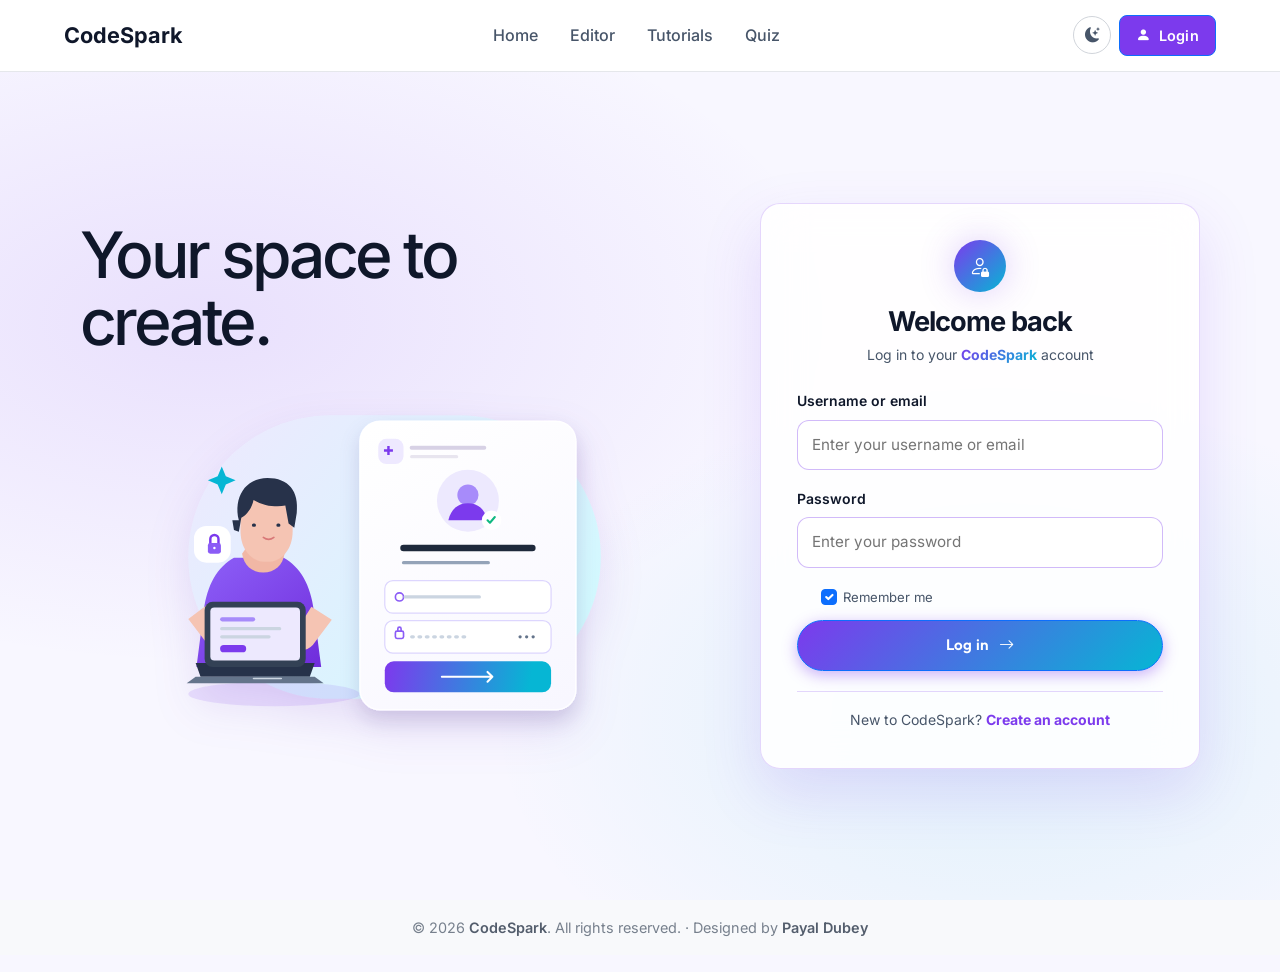
<file: login.html>
<!DOCTYPE html>
<html lang="en">

<head>
  <meta charset="UTF-8">
  <meta name="viewport" content="width=device-width, initial-scale=1.0">
  <meta name="description"
    content="CodeSpark Login — Log in to your account to save progress, unlock achievements, and manage your projects.">
  <title>Login — CodeSpark</title>
  <link rel="stylesheet" href="assets/vendor/bootstrap/bootstrap.min.css">
  <link rel="stylesheet" href="assets/vendor/bootstrap-icons/bootstrap-icons.min.css">
  <link rel="stylesheet" href="assets/css/main.css">
  <link rel="stylesheet" href="assets/css/pages/auth.css">
  <link rel="icon"
    href="data:image/svg+xml,<svg xmlns=%22http://www.w3.org/2000/svg%22 viewBox=%220 0 100 100%22><text y=%22.9em%22 font-size=%2290%22>⚡</text></svg>">

</head>

<body data-auth-page="login">
  <!-- Navigation -->
  <nav class="navbar" id="navbar">
    <div class="container">
      <a href="index.html" class="navbar-brand">
        CodeSpark
      </a>
      <div class="navbar-links" id="navLinks">
        <a href="index.html">Home</a>
        <a href="editor.html">Editor</a>
        <a href="tutorials.html">Tutorials</a>
        <a href="quiz.html">Quiz</a>
      </div>
      <div class="navbar-actions">
        <button class="theme-toggle" id="themeToggle" type="button" aria-label="Switch to dark theme"
          title="Switch to dark theme">
          <i class="bi bi-moon-stars-fill" aria-hidden="true"></i>
        </button>
        <div id="authContainer" class="auth-container">
          <a href="login.html" class="btn btn-primary btn-sm login-btn active">
            <i class="bi bi-person-fill" aria-hidden="true"></i> Login
          </a>
        </div>
        <button class="mobile-menu-toggle" id="mobileMenuToggle" type="button" aria-label="Open menu"
          aria-controls="navLinks" aria-expanded="false">
          <span></span><span></span><span></span>
        </button>
      </div>
    </div>
  </nav>

  <!-- Login Page Content -->
  <main class="auth-page login-page">
    <div class="login-layout">
      <section class="login-story" aria-labelledby="loginStoryTitle">
        <div class="login-story-content">
          <h1 id="loginStoryTitle">Your space to create.</h1>
        </div>
        <img
          class="login-hero-image"
          src="assets/images/hero/hero-login-account.svg"
          alt="A learner signing in to their CodeSpark account on a laptop"
          decoding="async"
        >
      </section>

      <section class="auth-card login-card" aria-labelledby="loginTitle">
        <div class="auth-header">
          <div class="auth-icon-badge" aria-hidden="true">
            <i class="bi bi-person-lock"></i>
          </div>
          <h2 id="loginTitle">Welcome back</h2>
          <p>Log in to your <span class="text-gradient fw-bold">CodeSpark</span> account</p>
          <p id="loginContextNotice" class="auth-context-notice" hidden></p>
        </div>

        <div id="loginAlert" class="auth-alert" role="alert" aria-live="assertive"></div>

        <form id="pageLoginForm">
          <div class="form-group">
            <label for="pageLoginUsername">Username or email</label>
            <input type="text" id="pageLoginUsername" class="form-control-custom" placeholder="Enter your username or email" required autocomplete="username" autocapitalize="none" spellcheck="false">
          </div>

          <div class="form-group">
            <label for="pageLoginPassword">Password</label>
            <input type="password" id="pageLoginPassword" class="form-control-custom" placeholder="Enter your password" required autocomplete="current-password">
          </div>

          <div class="login-form-options">
            <div class="form-check">
              <input class="form-check-input" type="checkbox" id="rememberMeCheck" checked>
              <label class="form-check-label" for="rememberMeCheck">Remember me</label>
            </div>
          </div>

          <button type="submit" class="btn btn-primary auth-btn-submit" id="pageLoginSubmitBtn">
            <span>Log in</span><i class="bi bi-arrow-right" aria-hidden="true"></i>
          </button>
        </form>

        <div class="auth-footer">
          New to CodeSpark? <a href="register.html">Create an account</a>
        </div>
      </section>
    </div>
  </main>

  <!-- Footer -->
  <footer class="footer home-footer">
    <div class="container">
      <div class="home-footer-bottom">
        <p>
          © 2026 <a href="index.html" aria-label="CodeSpark home page">CodeSpark</a>. All rights reserved.
          <span aria-hidden="true">·</span>
          Designed by
          <!-- Replace the placeholder URL with Payal Dubey's portfolio URL. -->
          <a href="https://example.com" target="_blank" rel="noopener noreferrer">Payal Dubey</a>
        </p>
      </div>
    </div>
  </footer>

  <script src="assets/js/app.js"></script>
  <script src="assets/js/features/auth/auth.js"></script>
</body>

</html>
</file>
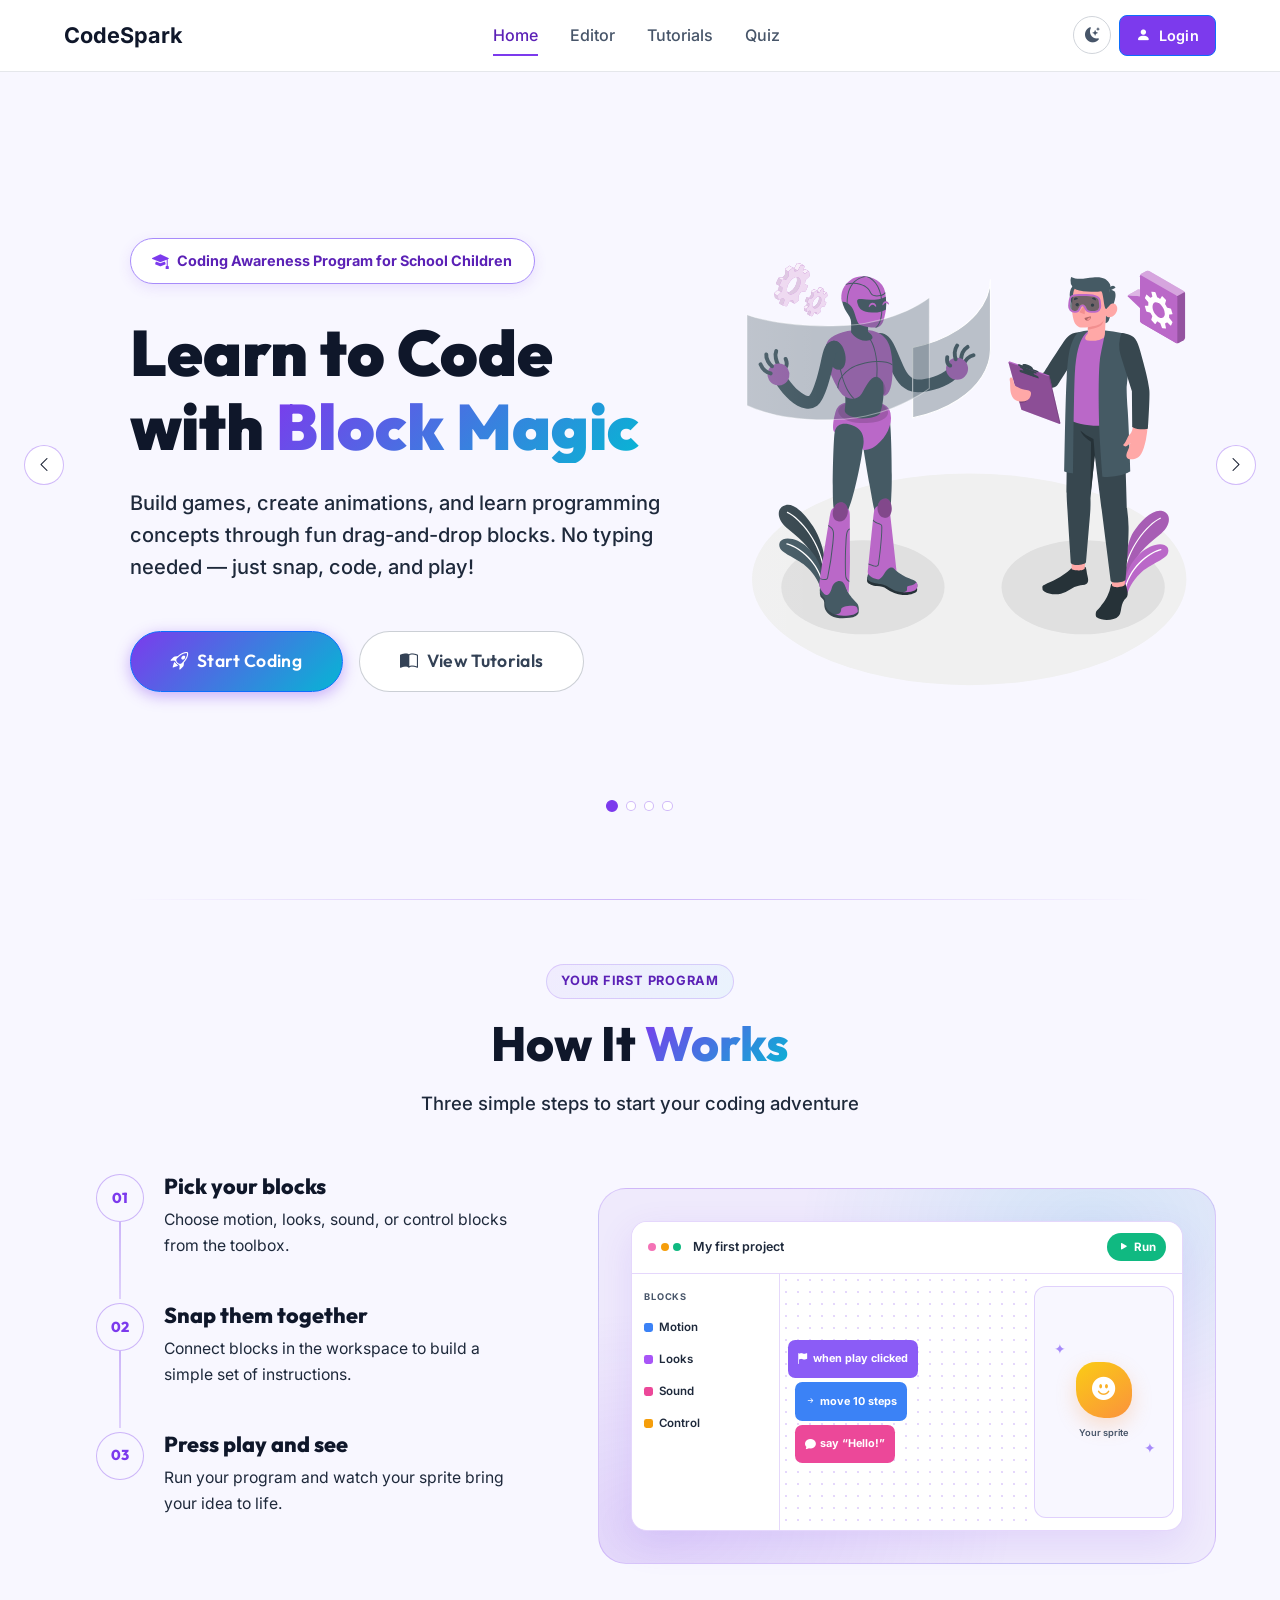
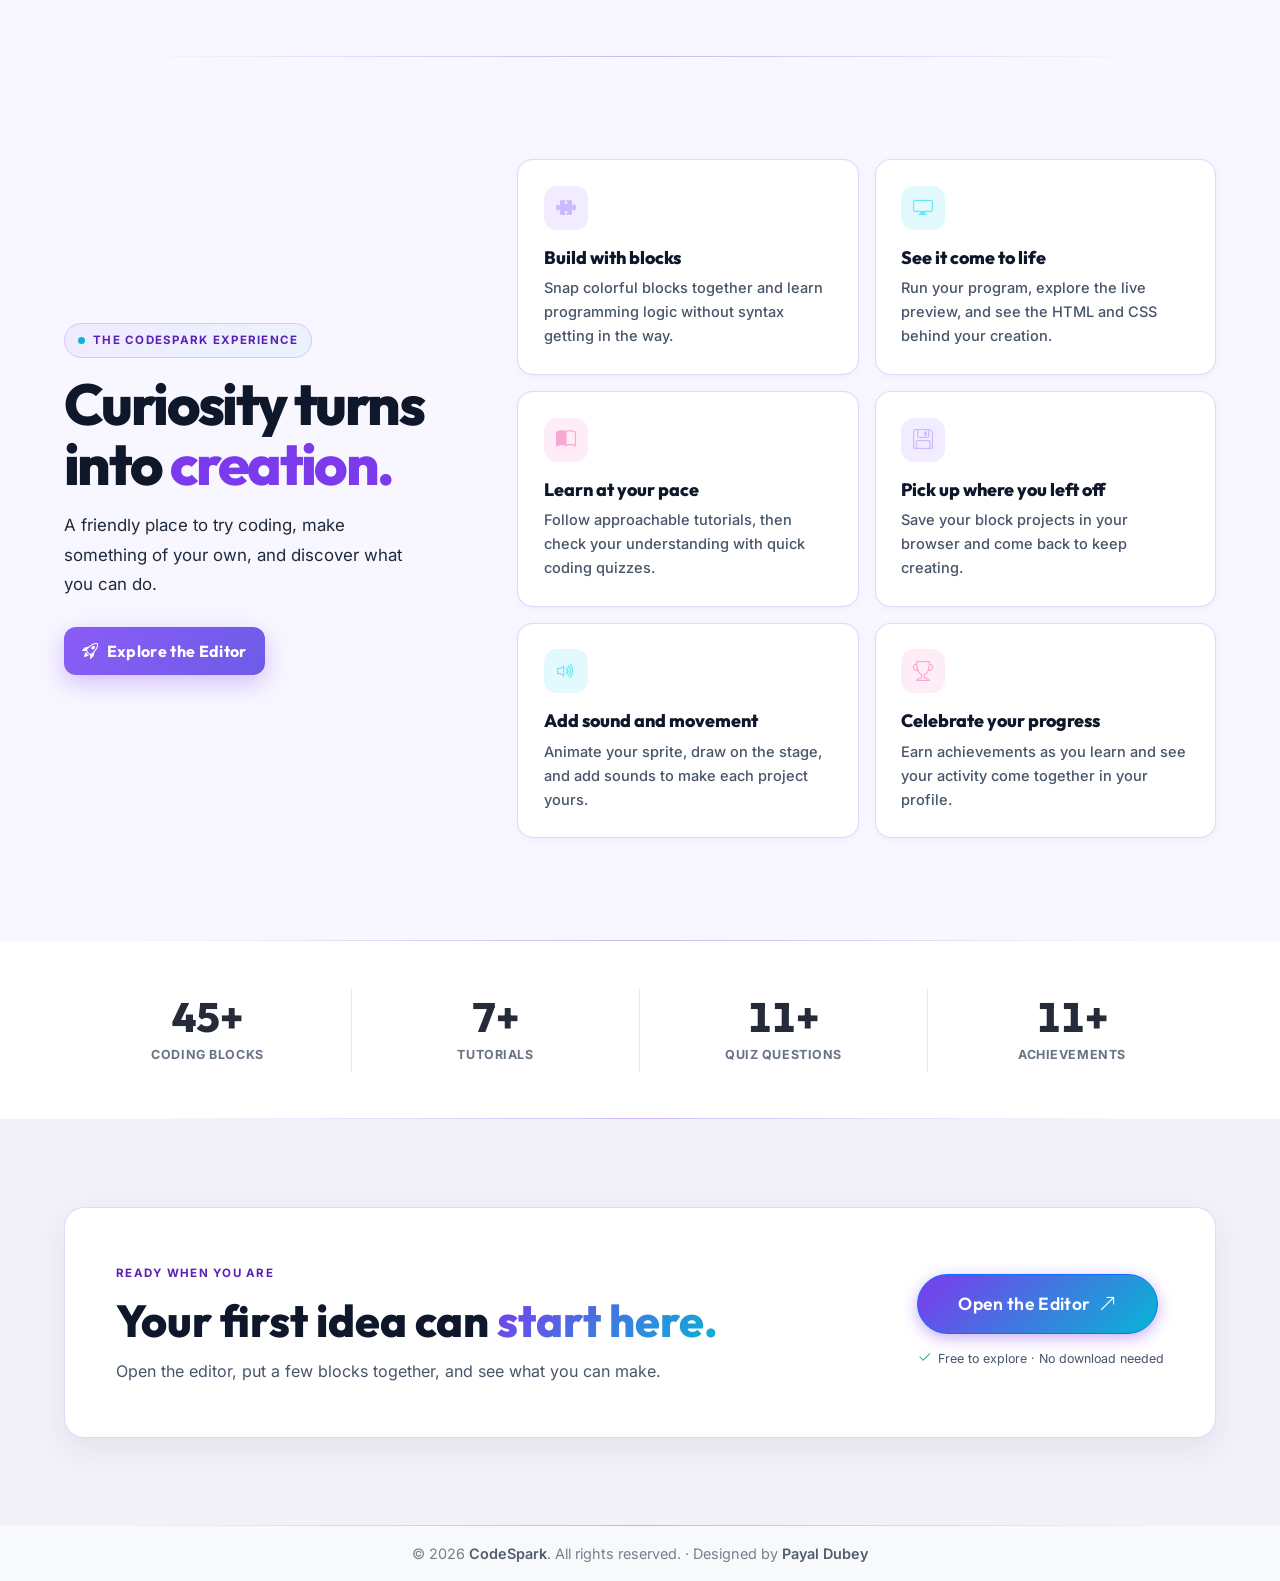
<file: profile.html>
<!DOCTYPE html>
<html lang="en">

<head>
  <meta charset="UTF-8">
  <meta name="viewport" content="width=device-width, initial-scale=1.0">
  <meta name="description"
    content="CodeSpark Profile — View your coding stats, manage account settings, and track your learning progress.">
  <title>User Profile — CodeSpark</title>
  <link rel="stylesheet" href="assets/vendor/bootstrap/bootstrap.min.css">
  <link rel="stylesheet" href="assets/vendor/bootstrap-icons/bootstrap-icons.min.css">
  <link rel="stylesheet" href="assets/css/main.css">
  <link rel="icon"
    href="data:image/svg+xml,<svg xmlns=%22http://www.w3.org/2000/svg%22 viewBox=%220 0 100 100%22><text y=%22.9em%22 font-size=%2290%22>⚡</text></svg>">
</head>

<body>
  <!-- Navigation -->
  <nav class="navbar" id="navbar">
    <div class="container">
      <a href="index.html" class="navbar-brand">
        CodeSpark
      </a>
      <div class="navbar-links" id="navLinks">
        <a href="index.html">Home</a>
        <a href="editor.html">Editor</a>
        <a href="tutorials.html">Tutorials</a>
        <a href="quiz.html">Quiz</a>
      </div>
      <div class="navbar-actions">
        <button class="theme-toggle" id="themeToggle" type="button" aria-label="Switch to dark theme"
          title="Switch to dark theme">
          <i class="bi bi-moon-stars-fill" aria-hidden="true"></i>
        </button>
        <div id="authContainer" class="auth-container">
          <a href="login.html" class="btn btn-primary btn-sm login-btn" id="loginBtn">
            <i class="bi bi-person-fill" aria-hidden="true"></i> Login
          </a>
        </div>
        <button class="mobile-menu-toggle" id="mobileMenuToggle" type="button" aria-label="Open menu"
          aria-controls="navLinks" aria-expanded="false">
          <span></span><span></span><span></span>
        </button>
      </div>
    </div>
  </nav>

  <!-- Profile Content -->
  <main class="main-content container profile-page">
    <header class="profile-hero">
      <div class="profile-hero-content">
        <div class="profile-avatar-container">
          <div class="profile-avatar-large" id="profileAvatarLarge" aria-label="Profile picture">A</div>
          <button type="button" class="avatar-upload-btn" id="uploadAvatarBtn" title="Upload profile picture" aria-label="Upload profile picture">
            <i class="bi bi-camera" aria-hidden="true"></i>
          </button>
          <input type="file" id="avatarFileInput" accept="image/*" hidden>
        </div>
        <div class="profile-details">
          <span class="profile-eyebrow">YOUR ACCOUNT</span>
          <h1 id="profileUsername">atul <span class="profile-tag"><i class="bi bi-person-check" aria-hidden="true"></i> CodeSpark member</span></h1>
          <p class="profile-subtitle" id="profileBio">Manage your profile and keep learning at your own pace.</p>
        </div>
        <div class="profile-hero-actions">
          <a href="editor.html" class="btn btn-primary"><i class="bi bi-code-slash" aria-hidden="true"></i> Open editor</a>
          <a href="tutorials.html" class="btn btn-secondary"><i class="bi bi-journal-code" aria-hidden="true"></i> Explore lessons</a>
        </div>
      </div>
    </header>

    <div class="profile-dashboard">
      <section class="profile-main-column" aria-label="Profile and learning">
        <section class="card-box profile-panel" aria-labelledby="profileSettingsTitle">
          <div class="profile-panel-heading">
            <div class="profile-panel-icon"><i class="bi bi-person-gear" aria-hidden="true"></i></div>
            <div>
              <h2 id="profileSettingsTitle">Profile settings</h2>
              <p>Keep your account details up to date.</p>
            </div>
          </div>
          <form id="profileSettingsForm" class="profile-settings-form">
            <div class="profile-avatar-settings">
              <div>
                <strong>Profile photo</strong>
                <p>Choose an image to personalize your account.</p>
              </div>
              <div class="profile-avatar-actions">
                <button type="button" class="btn btn-secondary btn-sm" id="formUploadAvatarBtn">
                  <i class="bi bi-upload" aria-hidden="true"></i> Upload photo
                </button>
                <button type="button" class="btn btn-danger btn-sm" id="removeAvatarBtn" hidden>
                  <i class="bi bi-trash" aria-hidden="true"></i> Remove
                </button>
              </div>
            </div>
            <div class="profile-field">
              <label for="settingsName">Display name</label>
              <input type="text" id="settingsName" class="modal-input" placeholder="Enter your name" required autocomplete="name">
            </div>
            <div class="profile-field">
              <label for="settingsBio">About you <span>Optional</span></label>
              <textarea id="settingsBio" class="modal-input" rows="3" maxlength="180" placeholder="Share a little about what you enjoy creating."></textarea>
            </div>
            <div class="profile-form-footer">
              <p><i class="bi bi-lock" aria-hidden="true"></i> Your profile details are saved on this device.</p>
              <button type="submit" class="btn btn-primary btn-sm">
                <i class="bi bi-check2" aria-hidden="true"></i> Save changes
              </button>
            </div>
          </form>
        </section>

        <section class="profile-quick-section" aria-labelledby="profileExploreTitle">
          <div class="profile-section-heading">
            <div>
              <span class="profile-eyebrow">KEEP GOING</span>
              <h2 id="profileExploreTitle">Pick your next step</h2>
            </div>
          </div>
          <div class="profile-quick-grid">
            <a class="profile-quick-card" href="editor.html">
              <span class="profile-quick-icon profile-quick-icon-purple"><i class="bi bi-braces-asterisk" aria-hidden="true"></i></span>
              <span class="profile-quick-copy"><strong>Build a project</strong><span>Turn an idea into something interactive.</span></span>
              <i class="bi bi-arrow-up-right profile-quick-arrow" aria-hidden="true"></i>
            </a>
            <a class="profile-quick-card" href="tutorials.html">
              <span class="profile-quick-icon profile-quick-icon-cyan"><i class="bi bi-journal-code" aria-hidden="true"></i></span>
              <span class="profile-quick-copy"><strong>Explore lessons</strong><span>Learn coding one step at a time.</span></span>
              <i class="bi bi-arrow-up-right profile-quick-arrow" aria-hidden="true"></i>
            </a>
            <a class="profile-quick-card" href="quiz.html">
              <span class="profile-quick-icon profile-quick-icon-amber"><i class="bi bi-lightbulb" aria-hidden="true"></i></span>
              <span class="profile-quick-copy"><strong>Try a quiz</strong><span>Practice what you have learned.</span></span>
              <i class="bi bi-arrow-up-right profile-quick-arrow" aria-hidden="true"></i>
            </a>
          </div>
        </section>
      </section>

      <aside class="profile-side-column" aria-label="Achievements and resources">
        <section class="card-box profile-achievements-card" aria-labelledby="profileAchievementsTitle">
          <div class="profile-achievement-art" aria-hidden="true"><i class="bi bi-trophy-fill"></i></div>
          <span class="profile-eyebrow">YOUR MILESTONES</span>
          <h2 id="profileAchievementsTitle">Celebrate your progress</h2>
          <p>Explore your achievements and keep building new skills.</p>
          <a href="achievements.html" class="btn btn-primary profile-wide-button">
            <i class="bi bi-award" aria-hidden="true"></i> View achievements
          </a>
          <a href="certificate.html" target="_blank" rel="noopener noreferrer" class="profile-certificate-link">
            <i class="bi bi-patch-check" aria-hidden="true"></i> View your certificate
            <i class="bi bi-arrow-up-right" aria-hidden="true"></i>
          </a>
        </section>

        <section class="card-box profile-projects-card" aria-labelledby="profileProjectsTitle">
          <div class="profile-projects-heading">
            <div class="profile-panel-icon"><i class="bi bi-folder2-open" aria-hidden="true"></i></div>
            <div>
              <h2 id="profileProjectsTitle">Saved projects</h2>
              <p>Your projects saved from the editor.</p>
            </div>
          </div>
          <div class="profile-saved-projects" id="profileSavedProjects" aria-live="polite"></div>
        </section>
      </aside>
    </div>
  </main>

  <!-- Footer -->
  <footer class="footer home-footer">
    <div class="container">
      <div class="home-footer-bottom">
        <p>
          © 2026 <a href="index.html" aria-label="CodeSpark home page">CodeSpark</a>. All rights reserved.
          <span aria-hidden="true">·</span>
          Designed by
          <!-- Replace the placeholder URL with Payal Dubey's portfolio URL. -->
          <a href="https://example.com" target="_blank" rel="noopener noreferrer">Payal Dubey</a>
        </p>
      </div>
    </div>
  </footer>

  <!-- Login Modal -->
  <div class="modal-overlay" id="loginModal">
    <div class="modal auth-modal">
      <div class="auth-header">
        <div class="auth-icon"><i class="bi bi-person-lock"></i></div>
        <h2>Welcome to <span class="text-gradient">CodeSpark</span></h2>
        <p>Log in to save your progress, unlock achievements & sync projects.</p>
      </div>
      <form id="loginForm">
        <div class="form-group">
          <label for="loginUsername"><i class="bi bi-person"></i> Username</label>
          <input type="text" id="loginUsername" class="modal-input" placeholder="Enter your username..." required
            autocomplete="username">
        </div>
        <div class="form-group" style="margin-top: var(--space-md);">
          <label for="loginPassword"><i class="bi bi-key"></i> Password</label>
          <input type="password" id="loginPassword" class="modal-input" placeholder="Enter your password..." required
            autocomplete="current-password">
        </div>
        <div class="auth-status" id="loginStatusMsg"></div>
        <div class="modal-actions auth-actions">
          <button type="button" class="btn btn-secondary btn-sm" id="cancelLoginBtn">Cancel</button>
          <button type="submit" class="btn btn-primary btn-sm" id="submitLoginBtn"><i
              class="bi bi-person-fill"></i> Login</button>
        </div>
      </form>
    </div>
  </div>

  <!-- Toast Container -->
  <div class="achievements-panel" id="achievementsPanel"></div>

  <script src="assets/js/app.js"></script>
  <script src="assets/js/features/profile/profile.js"></script>
</body>

</html>
</file>
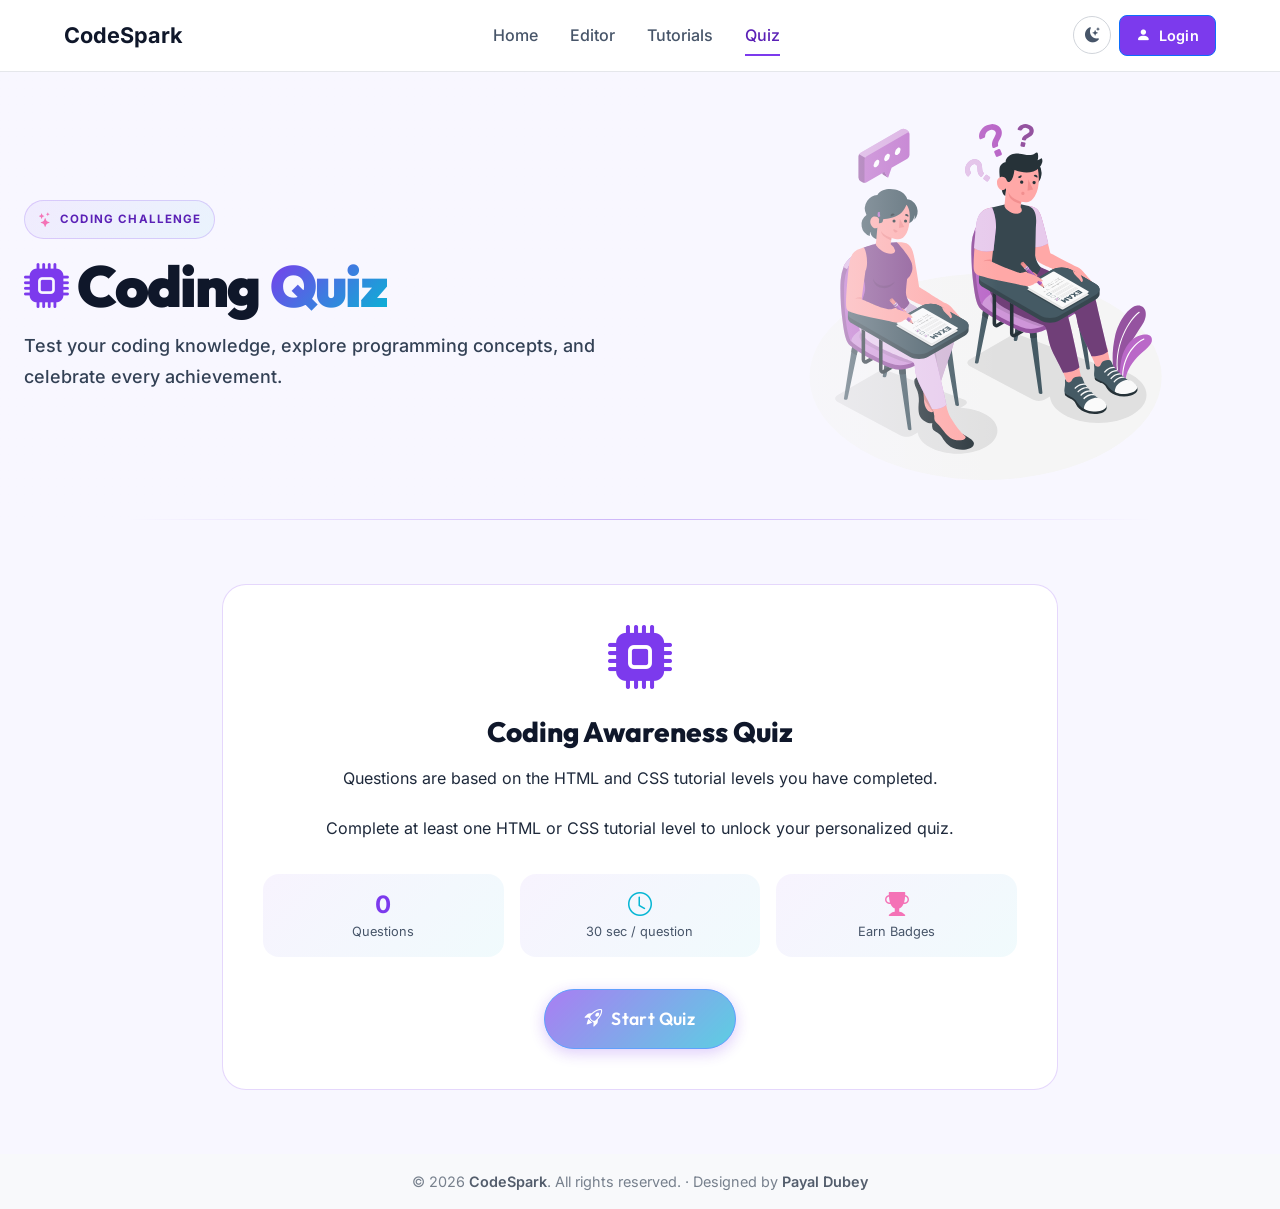
<file: quiz.html>
<!DOCTYPE html>
<html lang="en">

<head>
  <!-- Character encoding and responsive viewport settings -->
  <meta charset="UTF-8">
  <meta name="viewport" content="width=device-width, initial-scale=1.0">

  <!-- Search and browser metadata -->
  <meta name="description"
    content="CodeSpark Quiz — Test your coding awareness with fun interactive quizzes. Earn badges and track your progress!">
  <title>CodeSpark — Coding Quiz</title>

  <!-- Bootstrap framework styles -->
  <link rel="stylesheet" href="assets/vendor/bootstrap/bootstrap.min.css">

  <!-- Bootstrap Icons used across the application -->
  <link rel="stylesheet" href="assets/vendor/bootstrap-icons/bootstrap-icons.min.css">

  <!-- CodeSpark site-wide styles -->
  <link rel="stylesheet" href="assets/css/main.css">

  <!-- CodeSpark favicon -->
  <link rel="icon"
    href="data:image/svg+xml,<svg xmlns=%22http://www.w3.org/2000/svg%22 viewBox=%220 0 100 100%22><text y=%22.9em%22 font-size=%2290%22>⚡</text></svg>">
</head>

<body>
  <!-- Navigation -->
  <nav class="navbar" id="navbar">
    <div class="container">
      <a href="index.html" class="navbar-brand">
        CodeSpark
      </a>
      <div class="navbar-links" id="navLinks">
        <a href="index.html">Home</a>
        <a href="editor.html">Editor</a>
        <a href="tutorials.html">Tutorials</a>
        <a href="quiz.html" class="active">Quiz</a>
      </div>
      <div class="navbar-actions">
        <button class="theme-toggle" id="themeToggle" type="button" aria-label="Switch to dark theme"
          title="Switch to dark theme">
          <i class="bi bi-moon-stars-fill" aria-hidden="true"></i>
        </button>
        <div id="authContainer" class="auth-container">
          <a href="login.html" class="btn btn-primary btn-sm login-btn" id="loginBtn">
            <i class="bi bi-person-fill" aria-hidden="true"></i> Login
          </a>
        </div>
        <button class="mobile-menu-toggle" id="mobileMenuToggle" type="button" aria-label="Open menu"
          aria-controls="navLinks" aria-expanded="false">
          <span></span><span></span><span></span>
        </button>
      </div>
    </div>
  </nav>

  <!-- Quiz Page -->
  <main class="quiz-page">
    <section class="quiz-hero" aria-labelledby="quizHeroTitle">
      <div class="container quiz-hero-content">
        <span class="quiz-hero-kicker"><i class="bi bi-stars" aria-hidden="true"></i> Coding challenge</span>
        <h1 id="quizHeroTitle"><i class="bi bi-cpu-fill" aria-hidden="true"></i> Coding <span
            class="text-gradient">Quiz</span></h1>
        <p class="quiz-hero-description">
          Test your coding knowledge, explore programming concepts, and celebrate every achievement.
        </p>
      </div>
    </section>

    <!-- Quiz Container -->
    <div class="quiz-container" id="quizContainer">
      <!-- Start Screen -->
      <div id="quizStart" class="quiz-question-card quiz-start-card">
        <div class="quiz-start-icon">
          <i class="bi bi-cpu-fill"></i>
        </div>
        <h2 id="quizStartTitle" class="quiz-start-title">
          Coding Awareness Quiz
        </h2>
        <p id="quizStartDescription" class="quiz-start-description">
          Questions are based on the HTML and CSS tutorial levels you have completed.
        </p>
        <p id="quizProgressNotice" class="quiz-progress-notice" role="status"></p>
        <div class="quiz-start-stats">
          <div class="quiz-stat-card">
            <div class="quiz-stat-value" id="quizStartQuestionCount">15</div>
            <div class="quiz-stat-label">Questions</div>
          </div>
          <div class="quiz-stat-card">
            <div class="quiz-stat-icon quiz-stat-icon--time"><i class="bi bi-clock" aria-hidden="true"></i>
            </div>
            <div class="quiz-stat-label">30 sec / question</div>
          </div>
          <div class="quiz-stat-card">
            <div class="quiz-stat-icon quiz-stat-icon--badge"><i class="bi bi-trophy-fill" aria-hidden="true"></i></div>
            <div class="quiz-stat-label">Earn Badges</div>
          </div>
        </div>
        <button class="btn btn-primary btn-lg" id="startQuizBtn"><i class="bi bi-rocket-takeoff"></i> Start
          Quiz</button>
      </div>

      <!-- Quiz Question (hidden initially) -->
      <div id="quizActive" style="display: none;">
        <div class="quiz-progress">
          <div class="quiz-progress-bar">
            <div class="quiz-progress-fill" id="quizProgressFill" style="width: 0%;"></div>
          </div>
          <div class="quiz-progress-text" id="quizProgressText">Question 1 of 15</div>
        </div>

        <div class="quiz-question-card" id="quizQuestionCard">
          <div class="quiz-question-number" id="quizQuestionNumber">Question 1</div>
          <div class="quiz-timer" id="quizTimer" role="timer" aria-live="off">30 sec</div>
          <div class="quiz-question-text" id="quizQuestionText"></div>
          <div class="quiz-options" id="quizOptions">
            <!-- Options rendered dynamically -->
          </div>
          <div class="quiz-feedback" id="quizFeedback"></div>
          <div class="quiz-actions">
            <button class="btn btn-primary" id="nextQuestionBtn" style="display: none;">
              Next Question <i class="bi bi-arrow-right"></i>
            </button>
          </div>
        </div>
      </div>

      <!-- Quiz Results (hidden initially) -->
      <div id="quizResults" style="display: none;">
        <div class="quiz-question-card quiz-results">
          <div class="score-circle">
            <div class="score-value" id="scoreValue">0%</div>
            <div class="score-label">Score</div>
          </div>
          <h2 id="resultTitle">Great Job!</h2>
          <p id="resultMessage">You've completed the coding awareness quiz.</p>
          <div class="quiz-result-stats">
            <div class="quiz-stat-card">
              <div class="quiz-stat-value quiz-stat-value--correct" id="correctCount">0</div>
              <div class="quiz-stat-label"><i class="bi bi-check" aria-hidden="true"></i> Correct</div>
            </div>
            <div class="quiz-stat-card">
              <div class="quiz-stat-value quiz-stat-value--wrong" id="wrongCount">0</div>
              <div class="quiz-stat-label"><i class="bi bi-x-lg" aria-hidden="true"></i> Wrong</div>
            </div>
          </div>
          <div class="quiz-result-actions">
            <a href="tutorials.html" class="btn btn-primary" id="foundationNextLevel" hidden>Continue to tutorials</a>
            <button class="btn btn-primary" id="retryQuizBtn"><i class="bi bi-arrow-clockwise"></i> Try Again</button>
            <button class="btn btn-primary" id="saveQuizScoreBtn" type="button" hidden>
              <i class="bi bi-person-check" aria-hidden="true"></i> Log in to save score
            </button>
            <a href="certificate.html" class="btn btn-primary" id="viewCertificateBtn" hidden>
              <i class="bi bi-patch-check" aria-hidden="true"></i> Get certificate
            </a>
            <a href="editor.html" class="btn btn-secondary"><i class="bi bi-rocket-takeoff"></i> Go to Editor</a>
          </div>
        </div>
      </div>
    </div>
  </main>

  <!-- Footer -->
  <footer class="footer home-footer">
    <div class="container">
      <div class="home-footer-bottom">
        <p>
          © 2026 <a href="index.html" aria-label="CodeSpark home page">CodeSpark</a>. All rights reserved.
          <span aria-hidden="true">·</span>
          Designed by
          <!-- Replace the placeholder URL with Payal Dubey's portfolio URL. -->
          <a href="https://example.com" target="_blank" rel="noopener noreferrer">Payal Dubey</a>
        </p>
      </div>
    </div>
  </footer>

  <!-- Login Modal -->
  <div class="modal-overlay" id="loginModal">
    <div class="modal auth-modal">
      <div class="auth-header">
        <div class="auth-icon"><i class="bi bi-person-lock"></i></div>
        <h2>Welcome to <span class="text-gradient">CodeSpark</span></h2>
        <p>Log in to save your progress, unlock achievements & sync projects.</p>
      </div>
      <form id="loginForm">
        <div class="form-group">
          <label for="loginUsername"><i class="bi bi-person"></i> Username</label>
          <input type="text" id="loginUsername" class="modal-input" placeholder="Enter your username..." required
            autocomplete="username">
        </div>
        <div class="form-group" style="margin-top: var(--space-md);">
          <label for="loginPassword"><i class="bi bi-key"></i> Password</label>
          <input type="password" id="loginPassword" class="modal-input" placeholder="Enter your password..." required
            autocomplete="current-password">
        </div>
        <div class="auth-status" id="loginStatusMsg"></div>
        <div class="modal-actions auth-actions">
          <button type="button" class="btn btn-secondary btn-sm" id="cancelLoginBtn">Cancel</button>
          <button type="submit" class="btn btn-primary btn-sm" id="submitLoginBtn"><i class="bi bi-person-fill"></i>
            Login</button>
        </div>
      </form>
    </div>
  </div>

  <!-- Achievement Toast Container -->
  <div class="achievements-panel" id="achievementsPanel"></div>

  <script src="assets/js/app.js"></script>
  <script src="assets/js/features/tutorials/roadmap.js"></script>
  <script src="assets/js/features/quiz/quiz.js"></script>
  <script src="assets/js/features/achievements/achievements.js"></script>
</body>

</html>
</file>
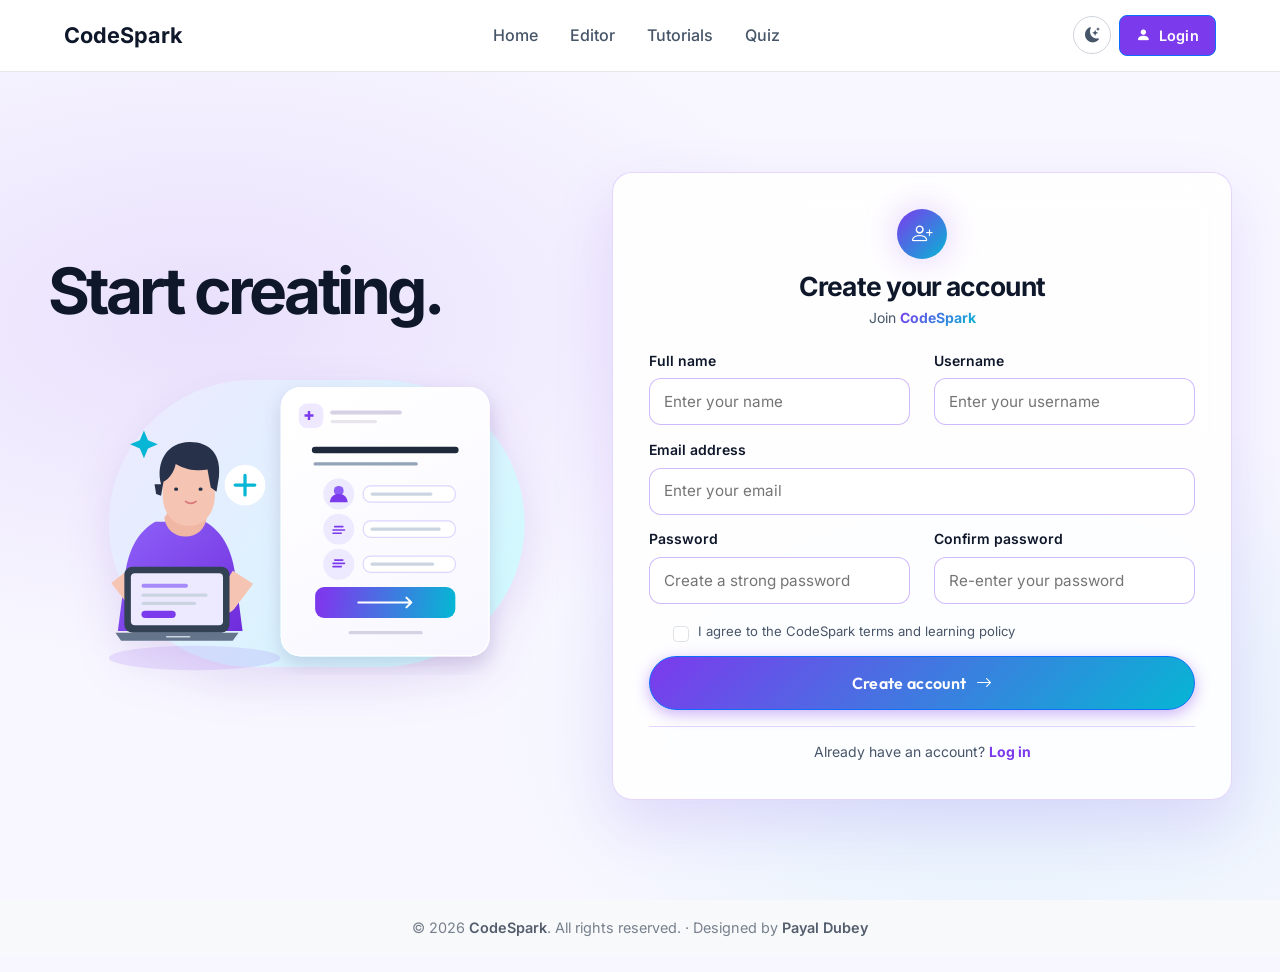
<file: register.html>
<!DOCTYPE html>
<html lang="en">

<head>
  <meta charset="UTF-8">
  <meta name="viewport" content="width=device-width, initial-scale=1.0">
  <meta name="description"
    content="CodeSpark Registration — Create a new account to save your coding projects, earn badges, and track your progress.">
  <title>Register — CodeSpark</title>
  <link rel="stylesheet" href="assets/vendor/bootstrap/bootstrap.min.css">
  <link rel="stylesheet" href="assets/vendor/bootstrap-icons/bootstrap-icons.min.css">
  <link rel="stylesheet" href="assets/css/main.css">
  <link rel="stylesheet" href="assets/css/pages/auth.css">
  <link rel="icon"
    href="data:image/svg+xml,<svg xmlns=%22http://www.w3.org/2000/svg%22 viewBox=%220 0 100 100%22><text y=%22.9em%22 font-size=%2290%22>⚡</text></svg>">

</head>

<body data-auth-page="register">
  <!-- Navigation -->
  <nav class="navbar" id="navbar">
    <div class="container">
      <a href="index.html" class="navbar-brand">
        CodeSpark
      </a>
      <div class="navbar-links" id="navLinks">
        <a href="index.html">Home</a>
        <a href="editor.html">Editor</a>
        <a href="tutorials.html">Tutorials</a>
        <a href="quiz.html">Quiz</a>
      </div>
      <div class="navbar-actions">
        <button class="theme-toggle" id="themeToggle" type="button" aria-label="Switch to dark theme"
          title="Switch to dark theme">
          <i class="bi bi-moon-stars-fill" aria-hidden="true"></i>
        </button>
        <div id="authContainer" class="auth-container">
          <a href="login.html" class="btn btn-primary btn-sm login-btn">
            <i class="bi bi-person-fill" aria-hidden="true"></i> Login
          </a>
        </div>
        <button class="mobile-menu-toggle" id="mobileMenuToggle" type="button" aria-label="Open menu"
          aria-controls="navLinks" aria-expanded="false">
          <span></span><span></span><span></span>
        </button>
      </div>
    </div>
  </nav>

  <!-- Register Page Content -->
  <main class="auth-page register-page">
    <div class="register-layout">
      <section class="register-story" aria-labelledby="registerStoryTitle">
        <h1 id="registerStoryTitle">Start creating.</h1>
        <img
          class="register-hero-image"
          src="assets/images/hero/hero-register-account.svg"
          alt="A new learner creating a CodeSpark account"
          decoding="async"
        >
      </section>

      <section class="auth-card register-card" aria-labelledby="registerTitle">
        <div class="auth-header">
          <div class="auth-icon-badge" aria-hidden="true">
            <i class="bi bi-person-plus"></i>
          </div>
          <h1 id="registerTitle">Create your account</h1>
          <p>Join <span class="text-gradient fw-bold">CodeSpark</span></p>
        </div>

        <div id="registerAlert" class="auth-alert" role="alert" aria-live="assertive"></div>

        <form id="pageRegisterForm">
          <div class="row">
            <div class="col-md-6 form-group">
              <label for="regFullName">Full name</label>
              <input type="text" id="regFullName" class="form-control-custom" placeholder="Enter your name" required autocomplete="name">
            </div>
            <div class="col-md-6 form-group">
              <label for="regUsername">Username</label>
              <input type="text" id="regUsername" class="form-control-custom" placeholder="Enter your username" required autocomplete="username" autocapitalize="none" spellcheck="false">
            </div>
          </div>

          <div class="form-group">
            <label for="regEmail">Email address</label>
            <input type="email" id="regEmail" class="form-control-custom" placeholder="Enter your email" required autocomplete="email">
          </div>

          <input type="hidden" id="regRole" value="Student">

          <div class="row">
            <div class="col-md-6 form-group">
              <label for="regPassword">Password</label>
              <input type="password" id="regPassword" class="form-control-custom" placeholder="Create a strong password" required autocomplete="new-password">
            </div>
            <div class="col-md-6 form-group">
              <label for="regConfirmPassword">Confirm password</label>
              <input type="password" id="regConfirmPassword" class="form-control-custom" placeholder="Re-enter your password" required autocomplete="new-password">
            </div>
          </div>

          <div class="form-check register-terms">
            <input class="form-check-input" type="checkbox" id="termsCheck" required>
            <label class="form-check-label" for="termsCheck">
              I agree to the CodeSpark terms and learning policy
            </label>
          </div>

          <button type="submit" class="btn btn-primary auth-btn-submit" id="pageRegisterSubmitBtn">
            <span>Create account</span><i class="bi bi-arrow-right" aria-hidden="true"></i>
          </button>
        </form>

        <div class="auth-footer">
          Already have an account? <a href="login.html">Log in</a>
        </div>
      </section>
    </div>
  </main>

  <!-- Footer -->
  <footer class="footer home-footer">
    <div class="container">
      <div class="home-footer-bottom">
        <p>
          © 2026 <a href="index.html" aria-label="CodeSpark home page">CodeSpark</a>. All rights reserved.
          <span aria-hidden="true">·</span>
          Designed by
          <!-- Replace the placeholder URL with Payal Dubey's portfolio URL. -->
          <a href="https://example.com" target="_blank" rel="noopener noreferrer">Payal Dubey</a>
        </p>
      </div>
    </div>
  </footer>

  <script src="assets/js/app.js"></script>
  <script src="assets/js/features/auth/auth.js"></script>
</body>

</html>
</file>
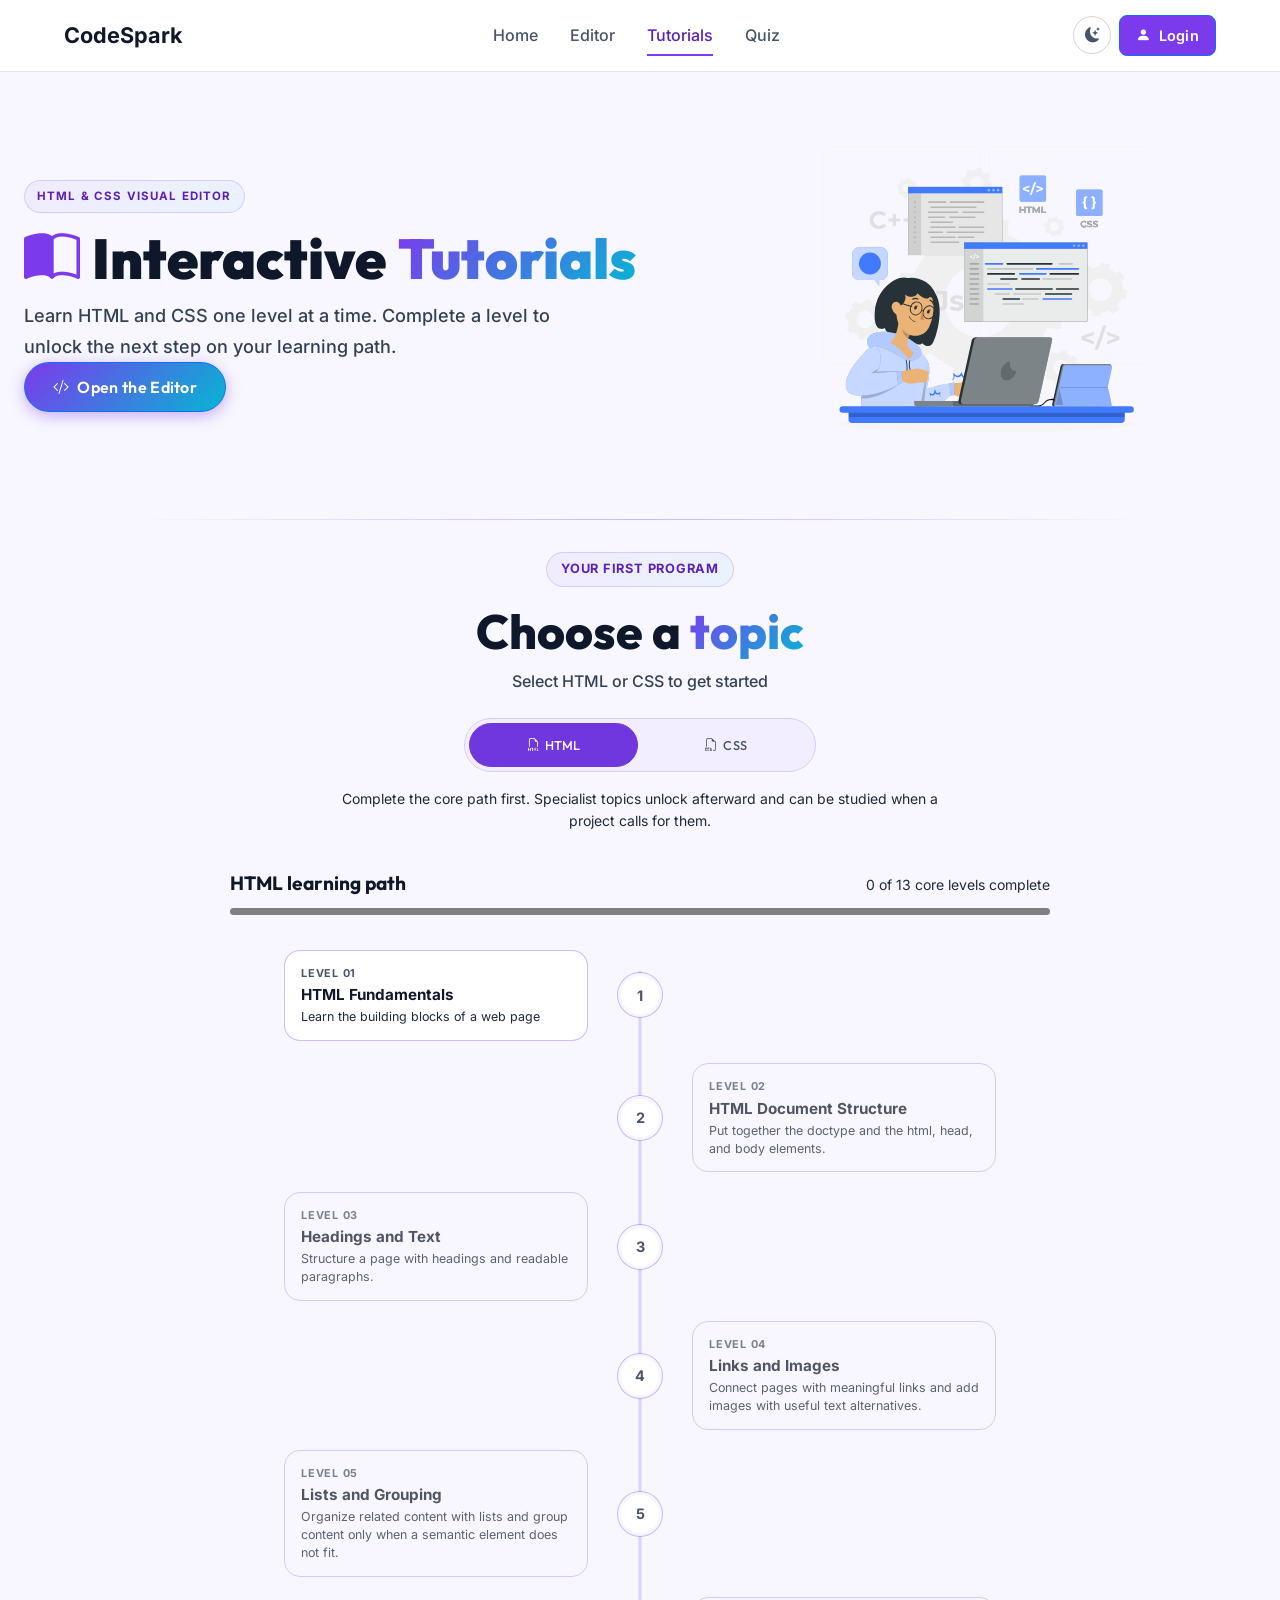
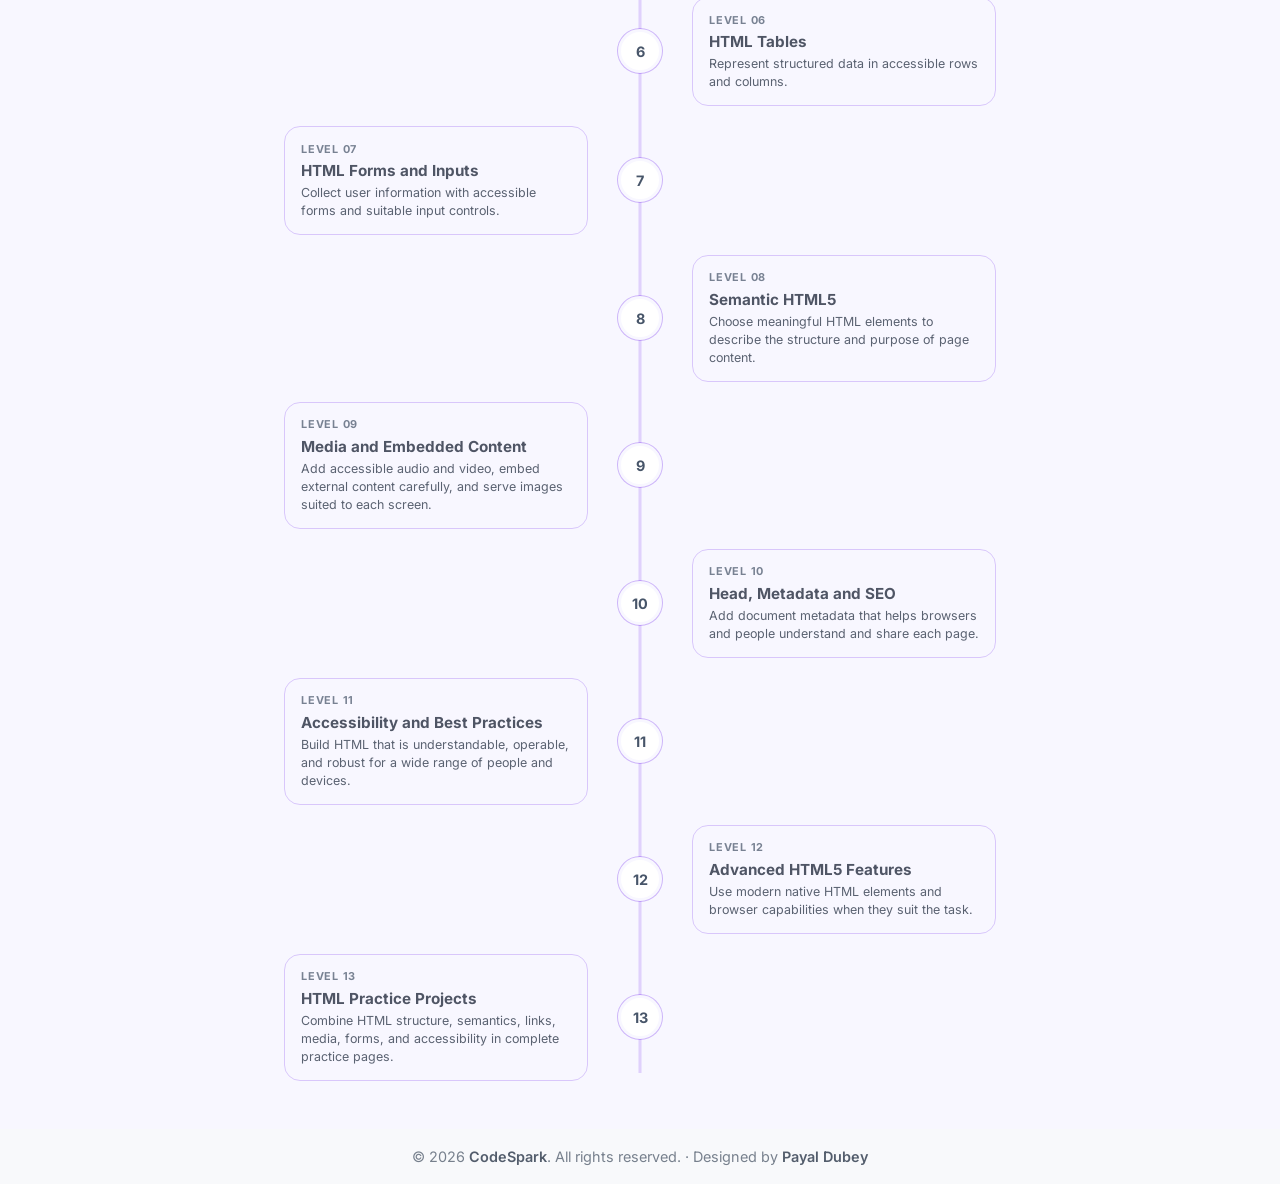
<file: tutorials.html>
<!DOCTYPE html>

<html lang="en">

<head>
  <meta charset="UTF-8">
  <meta name="viewport" content="width=device-width, initial-scale=1.0">
  <meta name="description"
    content="Explore CodeSpark's HTML and CSS visual editor and start building your own web page with blocks.">
  <title>CodeSpark — Tutorials</title>

  <!-- Bootstrap framework styles -->
  <link rel="stylesheet" href="assets/vendor/bootstrap/bootstrap.min.css">

  <!-- Bootstrap Icons used across the application -->
  <link rel="stylesheet" href="assets/vendor/bootstrap-icons/bootstrap-icons.min.css">

  <!-- CodeSpark site-wide styles -->
  <link rel="stylesheet" href="assets/css/main.css">

  <!-- CodeSpark favicon -->
  <link rel="icon"
    href="data:image/svg+xml,<svg xmlns=%22http://www.w3.org/2000/svg%22 viewBox=%220 0 100 100%22><text y=%22.9em%22 font-size=%2290%22>⚡</text></svg>">
</head>

<body>
  <!-- Navigation -->
  <nav class="navbar" id="navbar">
    <div class="container">
      <a href="index.html" class="navbar-brand">
        CodeSpark
      </a>
      <div class="navbar-links" id="navLinks">
        <a href="index.html">Home</a>
        <a href="editor.html">Editor</a>
        <a href="tutorials.html" class="active">Tutorials</a>
        <a href="quiz.html">Quiz</a>
      </div>
      <div class="navbar-actions">
        <button class="theme-toggle" id="themeToggle" type="button" aria-label="Switch to dark theme"
          title="Switch to dark theme">
          <i class="bi bi-moon-stars-fill" aria-hidden="true"></i>
        </button>
        <div id="authContainer" class="auth-container">
          <a href="login.html" class="btn btn-primary btn-sm login-btn" id="loginBtn">
            <i class="bi bi-person-fill" aria-hidden="true"></i> Login
          </a>
        </div>
        <button class="mobile-menu-toggle" id="mobileMenuToggle" type="button" aria-label="Open menu"
          aria-controls="navLinks" aria-expanded="false">
          <span></span><span></span><span></span>
        </button>
      </div>
    </div>
  </nav>

  <!-- Tutorials Page -->
  <div class="tutorials-page">
    <!-- Hero -->
    <div class="tutorials-hero">
      <div class="container tutorials-hero-content">
        <span class="tutorials-hero-kicker">HTML &amp; CSS VISUAL EDITOR</span>
        <h1><i class="bi bi-book-half" aria-hidden="true"></i> Interactive <span class="text-gradient">Tutorials</span>
        </h1>
        <p>Learn HTML and CSS one level at a time. Complete a level to unlock the next step on your learning path.</p>
        <a class="btn btn-primary tutorials-hero-cta" href="editor.html">
          <i class="bi bi-code-slash" aria-hidden="true"></i> Open the Editor
        </a>
      </div>
    </div>

    <div class="container tutorials-category-wrap">
      <div class="section-header tutorial-category-header">
        <span class="how-it-works-kicker">Your first program</span>
        <h2>Choose a <span class="text-gradient">topic</span></h2>
        <p>Select HTML or CSS to get started</p>
      </div>
      <div class="tutorials-category-filter" role="tablist" aria-label="Tutorial categories">
        <button class="tutorial-category-btn active" type="button" data-category="html" role="tab" aria-selected="true"
          aria-pressed="true">
          <i class="bi bi-filetype-html" aria-hidden="true"></i> HTML
        </button>
        <button class="tutorial-category-btn" type="button" data-category="css" role="tab" aria-selected="false"
          aria-pressed="false">
          <i class="bi bi-filetype-css" aria-hidden="true"></i> CSS
        </button>
      </div>
      <p class="roadmap-priority-note">
        Complete the core path first. Specialist topics unlock afterward and can be studied when a project calls for
        them.
      </p>
      <div class="tutorial-roadmap" id="tutorialRoadmap" aria-live="polite"></div>
    </div>

    <dialog class="roadmap-lesson-dialog" id="roadmapLessonDialog" aria-labelledby="roadmapLessonTitle">
      <div class="roadmap-lesson-content">
        <button class="roadmap-lesson-close" id="roadmapLessonClose" type="button" aria-label="Close lesson">
          <i class="bi bi-x-lg" aria-hidden="true"></i>
        </button>
        <div id="roadmapStandardLesson">
          <span class="roadmap-lesson-label" id="roadmapLessonLabel"></span>
          <h2 id="roadmapLessonTitle"></h2>
          <p id="roadmapLessonDescription"></p>
          <section class="roadmap-example" aria-labelledby="roadmapExampleTitle">
            <h3 id="roadmapExampleTitle">Example</h3>
            <pre><code id="roadmapLessonExample"></code></pre>
          </section>
          <div class="roadmap-challenge">
            <strong>Your practice</strong>
            <p id="roadmapLessonTask"></p>
          </div>
          <div class="roadmap-lesson-actions" id="roadmapLessonActions">
            <a class="btn btn-secondary btn-sm" href="editor.html">Open Editor</a>
            <button class="btn btn-primary btn-sm" id="roadmapStartQuiz" type="button">Take level quiz</button>
          </div>
          <section class="roadmap-quiz" id="roadmapQuiz" aria-labelledby="roadmapQuizTitle" hidden>
            <h3 id="roadmapQuizTitle">Level quiz</h3>
            <p class="roadmap-quiz-intro">Answer all four questions. Score at least 70% to pass and unlock the next
              level.
            </p>
            <form id="roadmapQuizForm">
              <div id="roadmapQuizQuestions"></div>
              <p class="roadmap-quiz-feedback" id="roadmapQuizFeedback" role="status" aria-live="polite"></p>
              <div class="roadmap-quiz-actions">
                <button class="btn btn-secondary btn-sm" id="roadmapBackToLesson" type="button">Back to lesson</button>
                <button class="btn btn-primary btn-sm" id="roadmapSubmitQuiz" type="submit">Submit quiz</button>
                <button class="btn btn-primary btn-sm" id="roadmapRetryQuiz" type="button" hidden>Try again</button>
              </div>
            </form>
          </section>
        </div>
        <section class="roadmap-slides" id="roadmapSlides" aria-labelledby="roadmapSlideTitle" hidden>
          <div class="roadmap-slide-progress">
            <span id="roadmapSlideCounter" aria-live="polite"></span>
            <progress id="roadmapSlideProgress" max="8" value="1" aria-label="Lesson progress"></progress>
          </div>
          <article class="roadmap-slide">
            <h2 id="roadmapSlideTitle" tabindex="-1"></h2>
            <p id="roadmapSlideDescription"></p>
            <div class="roadmap-slide-example">
              <h3>Example</h3>
              <pre><code id="roadmapSlideExample"></code></pre>
            </div>
          </article>
          <p class="roadmap-slide-feedback" id="roadmapSlideFeedback" role="status" aria-live="polite"></p>
          <div class="roadmap-slide-navigation" id="roadmapSlideNavigation">
            <button class="btn btn-secondary btn-sm" id="roadmapSlideBack" type="button">Back</button>
            <button class="btn btn-primary btn-sm" id="roadmapSlideNext" type="button">Next</button>
          </div>
          <div class="roadmap-slide-completion" id="roadmapSlideCompletion" hidden>
            <a class="btn btn-secondary btn-sm" href="editor.html">Open Editor</a>
            <button class="btn btn-primary btn-sm" id="roadmapCompleteSlideLesson" type="button">Complete &amp; Next
              Level</button>
          </div>
        </section>
      </div>
    </dialog>
  </div>

  <!-- Footer -->
  <footer class="footer home-footer">
    <div class="container">
      <div class="home-footer-bottom">
        <p>
          © 2026 <a href="index.html" aria-label="CodeSpark home page">CodeSpark</a>. All rights reserved.
          <span aria-hidden="true">·</span>
          Designed by
          <!-- Replace the placeholder URL with Payal Dubey's portfolio URL. -->
          <a href="https://example.com" target="_blank" rel="noopener noreferrer">Payal Dubey</a>
        </p>
      </div>
    </div>
  </footer>

  <!-- Login Modal -->
  <div class="modal-overlay" id="loginModal">
    <div class="modal auth-modal">
      <div class="auth-header">
        <div class="auth-icon"><i class="bi bi-person-lock"></i></div>
        <h2>Welcome to <span class="text-gradient">CodeSpark</span></h2>
        <p>Log in to save your progress, unlock achievements & sync projects.</p>
      </div>
      <form id="loginForm">
        <div class="form-group">
          <label for="loginUsername"><i class="bi bi-person"></i> Username</label>
          <input type="text" id="loginUsername" class="modal-input" placeholder="Enter your username..." required
            autocomplete="username">
        </div>
        <div class="form-group" style="margin-top: var(--space-md);">
          <label for="loginPassword"><i class="bi bi-key"></i> Password</label>
          <input type="password" id="loginPassword" class="modal-input" placeholder="Enter your password..." required
            autocomplete="current-password">
        </div>
        <div class="auth-status" id="loginStatusMsg"></div>
        <div class="modal-actions auth-actions">
          <button type="button" class="btn btn-secondary btn-sm" id="cancelLoginBtn">Cancel</button>
          <button type="submit" class="btn btn-primary btn-sm" id="submitLoginBtn"><i class="bi bi-person-fill"></i>
            Login</button>
        </div>
      </form>
    </div>
  </div>

  <!-- Achievement Toast Container -->
  <div class="achievements-panel" id="achievementsPanel"></div>

  <script src="assets/js/app.js"></script>
  <script src="assets/js/features/achievements/achievements.js"></script>
  <script src="assets/js/features/tutorials/roadmap.js"></script>
</body>

</html>
</file>
<file: assets/css/main.css>
/* ============================================================
   CodeSpark — Design System & Global Styles
   A Coding Awareness Platform for School Children
   ============================================================ */

/* ---------- Google Fonts ---------- */
@import url('fonts.css');

/* ---------- CSS Custom Properties (Design Tokens) ---------- */
:root {
  /* Primary palette */
  --color-primary: #7c3aed;
  --color-primary-light: #a78bfa;
  --color-primary-dark: #5b21b6;
  --color-secondary: #06b6d4;
  --color-secondary-light: #67e8f9;
  --color-accent: #f472b6;
  --color-accent-light: #f9a8d4;
  --color-success: #10b981;
  --color-warning: #f59e0b;
  --color-danger: #ef4444;

  /* Gradient palette (Light Mode) */
  --gradient-hero: linear-gradient(135deg, #f5f3ff 0%, #ede9fe 50%, #fae8ff 100%);
  --gradient-primary: linear-gradient(135deg, #7c3aed, #06b6d4);
  --gradient-accent: linear-gradient(135deg, #f472b6, #7c3aed);
  --gradient-card: linear-gradient(135deg, rgba(124, 58, 237, 0.06), rgba(6, 182, 212, 0.06));
  --gradient-glow: radial-gradient(circle at 50% 50%, rgba(124, 58, 237, 0.25), transparent 70%);

  /* Background & Surface (Light Mode) */
  --bg-primary: #f8f7ff;
  --bg-secondary: #efeafc;
  --bg-surface: #ffffff;
  --bg-elevated: #ffffff;
  --bg-code: #1e1e2e;

  /* Text (Light Mode) */
  --text-primary: #0f172a;
  --text-secondary: #1e293b;
  --text-muted: #475569;
  --text-inverse: #f8fafc;

  /* Borders */
  --border-subtle: rgba(124, 58, 237, 0.20);
  --border-medium: rgba(124, 58, 237, 0.35);

  /* Glassmorphism */
  --glass-bg: rgba(255, 255, 255, 0.88);
  --glass-border: rgba(124, 58, 237, 0.12);
  --glass-shadow: 0 8px 32px rgba(124, 58, 237, 0.08);
  --glass-blur: blur(20px);

  /* Spacing */
  --space-xs: 0.25rem;
  --space-sm: 0.5rem;
  --space-md: 1rem;
  --space-lg: 1.5rem;
  --space-xl: 2rem;
  --space-2xl: 3rem;
  --space-3xl: 4rem;

  /* Border Radius */
  --radius-sm: 0.5rem;
  --radius-md: 0.75rem;
  --radius-lg: 1rem;
  --radius-xl: 1.5rem;
  --radius-full: 9999px;

  /* Typography */
  --font-heading: 'Outfit', sans-serif;
  --font-body: 'Inter', sans-serif;
  --font-mono: 'JetBrains Mono', monospace;

  /* Transitions */
  --transition-fast: 150ms ease;
  --transition-normal: 300ms ease;
  --transition-slow: 500ms ease;

  /* Shadows (Light Mode) */
  --shadow-sm: 0 2px 8px rgba(124, 58, 237, 0.05);
  --shadow-md: 0 6px 20px rgba(124, 58, 237, 0.08);
  --shadow-lg: 0 12px 36px rgba(124, 58, 237, 0.12);
  --shadow-xl: 0 24px 60px rgba(124, 58, 237, 0.15);
  --shadow-glow: 0 0 35px rgba(124, 58, 237, 0.25);

  /* Navbar */
  --navbar-height: 4.5rem;
}



/* ---------- Reduced motion ---------- */
@media (prefers-reduced-motion: reduce) {

  *,
  *::before,
  *::after {
    animation-duration: 0.01ms !important;
    animation-iteration-count: 1 !important;
    transition-duration: 0.01ms !important;
  }
}

/* ---------- Reset & Base ---------- */
*,
*::before,
*::after {
  margin: 0;
  padding: 0;
  box-sizing: border-box;
}

html {
  scroll-behavior: smooth;
  font-size: 16px;
}

body {
  font-family: var(--font-body);
  background: var(--bg-primary);
  color: var(--text-primary);
  line-height: 1.6;
  overflow-x: hidden;
  transition: background var(--transition-normal), color var(--transition-normal);
  min-height: 100vh;
}

a {
  text-decoration: none;
  color: inherit;
}

ul,
ol {
  list-style: none;
}

img {
  max-width: 100%;
  display: block;
}

button {
  cursor: pointer;
  border: none;
  background: none;
  font-family: inherit;
  font-size: inherit;
}

input,
textarea,
select {
  font-family: inherit;
  font-size: inherit;
}

/* ---------- Utility Classes ---------- */
.container {
  width: 100%;
  max-width: 1200px;
  margin: 0 auto;
  padding: 0 var(--space-lg);
}

.section {
  padding: var(--space-3xl) 0;
}

.text-gradient {
  background: var(--gradient-primary);
  -webkit-background-clip: text;
  -webkit-text-fill-color: transparent;
  background-clip: text;
}

.text-center {
  text-align: center;
}

.visually-hidden {
  position: absolute;
  width: 1px;
  height: 1px;
  padding: 0;
  margin: -1px;
  overflow: hidden;
  clip: rect(0, 0, 0, 0);
  white-space: nowrap;
  border-width: 0;
}

/* ---------- Navbar ---------- */
.navbar {
  position: fixed;
  top: 0;
  left: 0;
  right: 0;
  height: var(--navbar-height);
  background: #ffffff;
  border-bottom: 1px solid #e5e7eb;
  font-family: var(--font-body);
  z-index: 1000;
}

.navbar .container {
  display: flex;
  align-items: center;
  justify-content: space-between;
  gap: 1.5rem;
  height: 100%;
}

.navbar-brand {
  display: flex;
  align-items: center;
  font-family: var(--font-body);
  font-weight: 700;
  font-size: 1.35rem;
  color: var(--text-primary);
  white-space: nowrap;
  flex-shrink: 0;
  transition: color var(--transition-fast);
}

.navbar-brand:hover {
  color: var(--color-primary);
}

.navbar-brand:focus-visible {
  border-radius: 0.2rem;
  outline: 2px solid var(--color-primary);
  outline-offset: 4px;
}

.navbar-links {
  display: flex;
  align-items: center;
  gap: clamp(1.25rem, 2.5vw, 2rem);
  min-width: 0;
}

.navbar-links a {
  position: relative;
  padding: 0.5rem 0;
  font-size: 1rem;
  font-weight: 500;
  color: #475569;
  white-space: nowrap;
  transition: color var(--transition-fast);
}

.navbar-links a::after {
  position: absolute;
  right: 0;
  bottom: 0;
  left: 0;
  height: 2px;
  content: '';
  background: var(--color-primary);
  transform: scaleX(0);
  transform-origin: left;
  transition: transform var(--transition-fast);
}

.navbar-links a:hover,
.navbar-links a.active {
  color: var(--color-primary-dark);
}

.navbar-links a:hover::after,
.navbar-links a.active::after {
  transform: scaleX(1);
}

.navbar-actions {
  display: flex;
  align-items: center;
  gap: 0.5rem;
  flex-shrink: 0;
}

.theme-toggle {
  display: inline-flex;
  align-items: center;
  justify-content: center;
  width: 38px;
  height: 38px;
  border: 1px solid #d1d5db;
  border-radius: 50%;
  background: #ffffff;
  color: #475569;
  font-size: 0.95rem;
  transition: color var(--transition-fast), background var(--transition-fast), border-color var(--transition-fast);
}

.theme-toggle:hover {
  border-color: #94a3b8;
  background: #f8fafc;
  color: var(--color-primary-dark);
}

.theme-toggle:focus-visible {
  outline: 2px solid var(--color-primary-light);
  outline-offset: 3px;
}



/* Voice Assistant Button */
.listen-voice-btn {
  display: inline-flex;
  align-items: center;
  gap: 0.35rem;
  padding: 0.25rem 0.75rem;
  border-radius: var(--radius-full);
  background: rgba(6, 182, 212, 0.12);
  color: var(--color-secondary);
  border: 1px solid rgba(6, 182, 212, 0.25);
  font-size: 0.825rem;
  font-weight: 600;
  cursor: pointer;
  transition: all var(--transition-fast);
}

.listen-voice-btn:hover {
  background: var(--color-secondary);
  color: white;
  transform: scale(1.05);
}

/* Navbar Auth Elements */
.auth-container {
  display: flex;
  align-items: center;
  gap: var(--space-sm);
  height: 100%;
}

.login-btn {
  display: inline-flex;
  align-items: center;
  gap: var(--space-xs);
  font-weight: 600;
  white-space: nowrap;
}

.navbar .login-btn {
  padding: 0.55rem 1rem;
  border-radius: 0.5rem;
  background: var(--color-primary);
  box-shadow: none;
  font-family: var(--font-body);
  font-size: 0.9rem;
}

.navbar .login-btn:hover {
  background: var(--color-primary-dark);
  box-shadow: none;
  transform: none;
}

.navbar .login-btn::before {
  display: none;
}

/* Avatar wrapper — positioning anchor for dropdown */
.avatar-wrapper {
  position: relative;
  display: flex;
  align-items: center;
  justify-content: center;
  height: 100%;
}

/* Avatar circle button */
.avatar-circle {
  width: 38px;
  height: 38px;
  border-radius: 50%;
  background: var(--gradient-primary);
  color: white;
  font-weight: 700;
  font-size: 1rem;
  font-family: var(--font-heading);
  display: flex;
  align-items: center;
  justify-content: center;
  cursor: pointer;
  border: 2px solid transparent;
  transition: transform var(--transition-fast), box-shadow var(--transition-fast);
  text-transform: uppercase;
  user-select: none;
  box-shadow: 0 2px 10px rgba(124, 58, 237, 0.3);
  flex-shrink: 0;
}

.avatar-circle:hover {
  transform: scale(1.05);
  box-shadow: 0 4px 18px rgba(124, 58, 237, 0.45);
}

/* Dropdown menu */
.user-dropdown {
  position: absolute;
  top: calc(100% + 8px);
  right: 50%;
  transform: translateX(50%) translateY(-8px);
  min-width: 220px;
  background: var(--bg-surface);
  border: 1px solid var(--border-subtle);
  border-radius: var(--radius-lg);
  box-shadow: 0 12px 40px rgba(0, 0, 0, 0.12);
  opacity: 0;
  visibility: hidden;
  transition: opacity 0.2s ease, transform 0.2s ease, visibility 0.2s ease;
  z-index: 2000;
  overflow: visible;
}

.user-dropdown::before {
  content: '';
  position: absolute;
  top: -7px;
  left: calc(50% - 7px);
  width: 14px;
  height: 14px;
  background: var(--bg-surface);
  border-top: 1px solid var(--border-subtle);
  border-left: 1px solid var(--border-subtle);
  transform: rotate(45deg);
  z-index: 3;
}

.user-dropdown.open {
  opacity: 1;
  visibility: visible;
  transform: translateX(50%) translateY(0);
}

.dropdown-header {
  padding: 0.85rem 1rem;
  border-bottom: 1px solid var(--border-subtle);
  background: var(--bg-surface);
  border-radius: var(--radius-lg) var(--radius-lg) 0 0;
  display: flex;
  align-items: center;
  gap: var(--space-sm);
  position: relative;
  z-index: 2;
}

.dropdown-header .dropdown-avatar {
  width: 32px;
  height: 32px;
  border-radius: 50%;
  background: var(--gradient-accent);
  color: white;
  font-weight: 700;
  font-size: 0.85rem;
  display: flex;
  align-items: center;
  justify-content: center;
  text-transform: uppercase;
}

.dropdown-header .dropdown-user-info {
  display: flex;
  flex-direction: column;
}

.dropdown-header .dropdown-username {
  font-weight: 700;
  font-size: 0.9rem;
  color: var(--text-primary);
}

.dropdown-header .dropdown-role {
  font-size: 0.75rem;
  color: var(--text-muted);
}

.dropdown-menu-items {
  padding: 0.35rem 0;
}

.dropdown-item {
  display: flex;
  align-items: center;
  gap: var(--space-sm);
  padding: 0.6rem 1rem;
  font-size: 0.9rem;
  font-weight: 500;
  color: var(--text-secondary);
  cursor: pointer;
  transition: all var(--transition-fast);
  border: none;
  background: none;
  width: 100%;
  text-align: left;
  font-family: var(--font-body);
}

.dropdown-item i {
  width: 18px;
  text-align: center;
  font-size: 0.95rem;
}

.dropdown-item:hover {
  background: var(--bg-secondary);
  color: var(--color-primary);
}

.dropdown-divider {
  height: 1px;
  background: var(--border-subtle);
  margin: 0.25rem 0;
}

.dropdown-item.logout-item {
  color: var(--color-danger);
}

.dropdown-item.logout-item:hover {
  background: rgba(239, 68, 68, 0.08);
  color: #dc2626;
}

/* Mobile menu toggle */
.mobile-menu-toggle {
  display: none;
  align-items: center;
  justify-content: center;
  flex-direction: column;
  gap: 4px;
  width: 40px;
  height: 40px;
  padding: 0;
  border: 1px solid #d1d5db;
  border-radius: 50%;
  background: #ffffff;
  transition: background var(--transition-fast), border-color var(--transition-fast);
}

.mobile-menu-toggle:hover,
.mobile-menu-toggle:focus-visible {
  background: #f8fafc;
  border-color: #94a3b8;
}

.mobile-menu-toggle:focus-visible {
  outline: 2px solid var(--color-primary-light);
  outline-offset: 3px;
}

.mobile-menu-toggle span {
  width: 17px;
  height: 2px;
  background: #334155;
  transition: transform var(--transition-fast), opacity var(--transition-fast);
}

.mobile-menu-toggle.open span:first-child {
  transform: translateY(6px) rotate(45deg);
}

.mobile-menu-toggle.open span:nth-child(2) {
  opacity: 0;
}

.mobile-menu-toggle.open span:last-child {
  transform: translateY(-6px) rotate(-45deg);
}

@media (max-width: 900px) {
  :root {
    --navbar-height: 4.25rem;
  }

  .navbar .container {
    gap: 0.75rem;
  }

  .mobile-menu-toggle {
    display: flex;
  }

  .navbar-links {
    display: none;
    position: absolute;
    top: var(--navbar-height);
    left: 0;
    right: 0;
    padding: 0.5rem max(1.25rem, calc((100vw - 1200px) / 2 + 1.25rem)) 0.75rem;
    border-bottom: 1px solid #e5e7eb;
    border-top: 0;
    background: #ffffff;
    flex-direction: column;
    align-items: stretch;
    gap: 0;
  }

  .navbar-links.active {
    display: flex;
  }

  .navbar-links a {
    padding: 0.75rem 0.25rem;
    border-bottom: 1px solid #f1f5f9;
    font-size: 0.95rem;
  }

  .navbar-links a:last-child {
    border-bottom: 0;
  }

  .navbar-links a::after {
    display: none;
  }

  .navbar-actions {
    margin-left: auto;
  }
}

@media (max-width: 480px) {
  :root {
    --navbar-height: 4rem;
  }

  .navbar .container {
    padding-left: 1rem;
    padding-right: 1rem;
  }

  .navbar-brand {
    font-size: 1.2rem;
  }

  .navbar-actions {
    gap: 0.5rem;
  }

  .theme-toggle {
    width: 36px;
    height: 36px;
  }

  .navbar-actions .login-btn {
    padding: 0.5rem 0.75rem;
    font-size: 0.82rem;
  }

  .mobile-menu-toggle {
    width: 38px;
    height: 38px;
    border-radius: 50%;
  }
}

/* ---------- Buttons ---------- */
.btn {
  display: inline-flex;
  align-items: center;
  justify-content: center;
  gap: var(--space-sm);
  padding: 0.75rem 1.75rem;
  border-radius: var(--radius-full);
  font-weight: 600;
  font-family: var(--font-heading);
  letter-spacing: 0.02em;
  transition: all var(--transition-normal);
  position: relative;
  overflow: hidden;
}

.btn::before {
  content: '';
  position: absolute;
  inset: 0;
  background: rgba(255, 255, 255, 0.1);
  opacity: 0;
  transition: opacity var(--transition-fast);
}

.btn:hover::before {
  opacity: 1;
}

.btn-primary {
  background: var(--gradient-primary);
  color: white;
  box-shadow: 0 4px 15px rgba(124, 58, 237, 0.4);
}

.btn-primary:hover {
  transform: translateY(-2px);
  box-shadow: 0 8px 25px rgba(124, 58, 237, 0.5);
}

.btn-secondary {
  background: var(--bg-surface);
  color: var(--text-primary);
  border: 1px solid var(--border-medium);
}

.btn-secondary:hover {
  border-color: var(--color-primary);
  color: var(--color-primary);
  transform: translateY(-2px);
}

.hero-slide .hero-actions .btn-secondary {
  background: #ffffff;
  color: #334155;
  border-color: rgba(71, 85, 105, 0.28);
}

.hero-slide .hero-actions .btn-secondary::before {
  display: none;
}

.hero-slide .hero-actions .btn-secondary:hover {
  background: #f3efff;
  border-color: #7c3aed;
  color: #5b21b6;
}

.btn-accent {
  background: var(--gradient-accent);
  color: white;
  box-shadow: 0 4px 15px rgba(244, 114, 182, 0.4);
}

.btn-accent:hover {
  transform: translateY(-2px);
  box-shadow: 0 8px 25px rgba(244, 114, 182, 0.5);
}

.btn-sm {
  padding: 0.5rem 1.25rem;
  font-size: 0.875rem;
}

.btn-lg {
  padding: 1rem 2.5rem;
  font-size: 1.1rem;
}

.btn-icon {
  width: 40px;
  height: 40px;
  padding: 0;
  border-radius: var(--radius-full);
}

/* ---------- Cards ---------- */
.card {
  background: var(--glass-bg);
  backdrop-filter: var(--glass-blur);
  -webkit-backdrop-filter: var(--glass-blur);
  border: 1px solid var(--glass-border);
  border-radius: var(--radius-lg);
  padding: var(--space-xl);
  box-shadow: var(--glass-shadow);
  transition: all var(--transition-normal);
}

.card:hover {
  transform: translateY(-4px);
  box-shadow: var(--shadow-xl);
}

.card-glow {
  position: relative;
}

.card-glow::before {
  content: '';
  position: absolute;
  inset: -1px;
  background: var(--gradient-primary);
  border-radius: inherit;
  z-index: -1;
  opacity: 0;
  transition: opacity var(--transition-normal);
}

.card-glow:hover::before {
  opacity: 1;
}

/* ---------- Page Subpage Heroes (Quiz, Tutorials, Profile, Achievements) ---------- */
.quiz-hero,
.tutorials-hero,
.profile-hero,
.achievements-hero,
.page-hero {
  background: linear-gradient(135deg, #f5f3ff 0%, #ede9fe 100%);
  border-bottom: 2px solid rgba(124, 58, 237, 0.18);
  padding: calc(var(--navbar-height) + 2rem) 0 2.5rem 0;
  text-align: center;
  position: relative;
  overflow: hidden;
}

.quiz-hero h1,
.tutorials-hero h1,
.profile-hero h1,
.achievements-hero h1,
.page-hero h1 {
  font-family: var(--font-heading);
  font-size: clamp(2rem, 4vw, 3rem);
  font-weight: 900;
  color: #0f172a !important;
  margin-bottom: 0.75rem;
  display: flex;
  align-items: center;
  justify-content: center;
  gap: 0.75rem;
}

.quiz-hero h1 i,
.tutorials-hero h1 i,
.profile-hero h1 i,
.achievements-hero h1 i,
.page-hero h1 i {
  color: var(--color-primary);
}

.quiz-hero h1 .text-gradient,
.tutorials-hero h1 .text-gradient,
.profile-hero h1 .text-gradient,
.achievements-hero h1 .text-gradient,
.page-hero h1 .text-gradient {
  background: linear-gradient(135deg, #7c3aed, #06b6d4);
  -webkit-background-clip: text;
  -webkit-text-fill-color: transparent;
  background-clip: text;
}

.quiz-hero p,
.tutorials-hero p,
.profile-hero p,
.achievements-hero p,
.page-hero p {
  font-size: 1.1rem;
  color: #334155 !important;
  font-weight: 500;
  max-width: 650px;
  margin: 0 auto;
  line-height: 1.6;
}

/* ---------- Hero Section (Landing Page) ---------- */
.hero {
  position: relative;
  min-height: 100vh;
  display: flex;
  align-items: center;
  justify-content: center;
  background: var(--bg-primary);
  overflow: hidden;
  padding-top: var(--navbar-height);
}

.hero-content {
  position: relative;
  z-index: 1;
  text-align: center;
  width: 100%;
  max-width: none;
  padding: var(--space-xl) 0;
}

.hero-carousel {
  width: 100%;
}

.hero-slide[hidden] {
  display: none;
}

.hero-slides {
  position: relative;
  display: grid;
  align-items: stretch;
  min-height: 30rem;
  padding: 0;
}

.hero-slide:not([hidden]) {
  position: relative;
  display: flex;
  width: 100%;
  min-height: 30rem;
  align-items: center;
  justify-content: center;
  overflow: hidden;
  background-color: var(--bg-primary);
  background-position: right clamp(2rem, 5vw, 4rem) center;
  background-repeat: no-repeat;
  background-size: min(42vw, 31rem) auto;
  animation: heroSlideIn 350ms ease-out;
}

.hero-slide--welcome {
  background-image: url('../images/hero/hero-welcome-robotics.svg');
}

.hero-slide--editor {
  background-image: url('../images/hero/hero-editor-programming.svg');
}

.hero-slide--tutorials {
  background-image: url('../images/hero/hero-tutorials-learning.svg');
}

.hero-slide--quiz {
  background-image: url('../images/hero/hero-quiz-questions.svg');
}

.hero-slide::before {
  position: absolute;
  inset: 0;
  background: linear-gradient(90deg, rgba(248, 247, 255, 0.98) 0%, rgba(248, 247, 255, 0.95) 47%, rgba(248, 247, 255, 0.1) 56%, transparent 64%);
  content: '';
}

.hero-slide-inner {
  position: relative;
  z-index: 1;
}

.hero-slide-inner {
  display: flex;
  align-items: center;
  width: 100%;
  max-width: 1200px;
  min-height: inherit;
  margin-inline: auto;
  padding: clamp(2rem, 6vw, 5rem) clamp(4rem, 7vw, 6rem);
}

.hero-copy {
  width: 55%;
  max-width: 560px;
  text-align: left;
}

@keyframes heroSlideIn {
  from {
    opacity: 0.65;
    transform: translateY(8px);
  }

  to {
    opacity: 1;
    transform: translateY(0);
  }
}

.hero-slide h1,
.hero-slide p,
.hero-slide .hero-actions {
  animation: none;
}

.hero-badge {
  display: inline-flex;
  align-items: center;
  gap: var(--space-sm);
  padding: 0.55rem 1.35rem;
  background: #ffffff;
  border: 1.5px solid var(--color-primary-light);
  border-radius: var(--radius-full);
  color: var(--color-primary-dark);
  font-size: 0.9rem;
  font-weight: 700;
  box-shadow: 0 4px 14px rgba(124, 58, 237, 0.12);
  margin-bottom: var(--space-xl);
  animation: fadeInDown 0.8s ease-out;
  transition: all 300ms ease;
}

.hero-badge i {
  color: var(--color-primary);
  font-size: 1.05rem;
}

.hero h1 {
  font-family: var(--font-heading);
  font-size: clamp(2.5rem, 6vw, 4rem);
  font-weight: 900;
  line-height: 1.15;
  color: var(--text-primary);
  margin-bottom: var(--space-lg);
  animation: fadeInUp 0.8s ease-out 0.2s both;
}

.hero h1 .highlight {
  background: var(--gradient-primary);
  -webkit-background-clip: text;
  -webkit-text-fill-color: transparent;
  background-clip: text;
  display: inline-block;
}

.hero p {
  font-size: clamp(1.05rem, 2vw, 1.25rem);
  color: var(--text-secondary);
  font-weight: 500;
  line-height: 1.6;
  margin-bottom: var(--space-2xl);
  max-width: 650px;
  margin-left: 0;
  margin-right: 0;
  animation: fadeInUp 0.8s ease-out 0.4s both;
}

.hero-actions {
  display: flex;
  align-items: center;
  justify-content: flex-start;
  gap: var(--space-md);
  animation: fadeInUp 0.8s ease-out 0.6s both;
  flex-wrap: wrap;
}

@media (max-width: 900px) {
  .hero-copy {
    width: 100%;
    max-width: 600px;
    text-align: center;
  }

  .hero-slide-inner {
    padding-inline: clamp(1.25rem, 5vw, 3rem);
  }

  .hero-slide::before {
    background: linear-gradient(180deg, rgba(248, 247, 255, 0.98) 0%, rgba(248, 247, 255, 0.92) 50%, rgba(248, 247, 255, 0.35) 100%);
  }

  .hero-slide:not([hidden]) {
    background-position: center bottom;
    background-size: auto 62%;
  }

  .hero p {
    margin-left: auto;
    margin-right: auto;
  }

  .hero-actions {
    justify-content: center;
  }
}

.hero-carousel-arrows {
  position: absolute;
  top: 50%;
  right: 1.5rem;
  left: 1.5rem;
  z-index: 2;
  display: flex;
  align-items: center;
  justify-content: space-between;
  transform: translateY(-50%);
  pointer-events: none;
}

.hero-carousel-controls {
  display: flex;
  align-items: center;
  justify-content: center;
  gap: var(--space-md);
  margin-top: var(--space-xl);
}

.hero-carousel-arrow,
.hero-carousel-indicators button {
  color: var(--text-primary);
  background: var(--bg-surface);
  border: 1px solid var(--border-medium);
}

.hero-carousel-arrow {
  display: inline-grid;
  width: 2.5rem;
  height: 2.5rem;
  place-items: center;
  border-radius: 50%;
  font-size: 1rem;
  cursor: pointer;
  transition: background-color var(--transition-fast), border-color var(--transition-fast);
  pointer-events: auto;
}

.hero-carousel-arrow:hover,
.hero-carousel-indicators button:hover {
  background: var(--bg-secondary);
  border-color: var(--color-primary);
}

.hero-carousel-arrow:focus-visible,
.hero-carousel-indicators button:focus-visible {
  outline: 3px solid var(--color-primary);
  outline-offset: 3px;
}

.hero-carousel-indicators {
  display: flex;
  align-items: center;
  gap: var(--space-sm);
}

.hero-carousel-indicators button {
  width: 0.65rem;
  height: 0.65rem;
  padding: 0;
  border-radius: 50%;
  cursor: pointer;
  transition: background-color var(--transition-fast), transform var(--transition-fast);
}

.hero-carousel-indicators button[aria-current="true"] {
  background: var(--color-primary);
  border-color: var(--color-primary);
  transform: scale(1.2);
}

/* Floating particles in hero */
.particles {
  position: absolute;
  inset: 0;
  overflow: hidden;
  pointer-events: none;
}

.particle {
  position: absolute;
  width: 5px;
  height: 5px;
  border-radius: 50%;
  background: rgba(124, 58, 237, 0.6);
  animation: particleFloat linear infinite;
}

@keyframes particleFloat {
  0% {
    transform: translateY(100vh) scale(0);
    opacity: 0;
  }

  10% {
    opacity: 1;
  }

  90% {
    opacity: 1;
  }

  100% {
    transform: translateY(-10vh) scale(1);
    opacity: 0;
  }
}

/* ---------- Daily Quest Banner ---------- */
.daily-quest-section {
  margin-top: -1rem;
  margin-bottom: var(--space-3xl);
  position: relative;
  z-index: 5;
}

.daily-quest-banner {
  background: #ffffff;
  border: 1.5px solid rgba(245, 158, 11, 0.4);
  border-radius: var(--radius-xl);
  padding: 1.5rem 2rem;
  display: flex;
  align-items: center;
  justify-content: space-between;
  gap: 1.5rem;
  flex-wrap: wrap;
  box-shadow: 0 10px 30px rgba(245, 158, 11, 0.12), 0 4px 12px rgba(15, 23, 42, 0.04);
  transition: transform var(--transition-normal), box-shadow var(--transition-normal);
}

.daily-quest-banner:hover {
  transform: translateY(-3px);
  box-shadow: 0 14px 36px rgba(245, 158, 11, 0.18), 0 6px 16px rgba(15, 23, 42, 0.06);
  border-color: rgba(245, 158, 11, 0.6);
}

.daily-quest-content {
  display: flex;
  align-items: center;
  gap: 1.25rem;
}

.daily-quest-icon {
  width: 48px;
  height: 48px;
  border-radius: 50%;
  background: linear-gradient(135deg, #f59e0b, #fbbf24);
  color: white;
  display: flex;
  align-items: center;
  justify-content: center;
  font-size: 1.5rem;
  flex-shrink: 0;
  box-shadow: 0 4px 14px rgba(245, 158, 11, 0.35);
}

.daily-quest-title {
  font-size: 1.1rem;
  font-weight: 800;
  margin-bottom: 0.25rem;
  display: flex;
  align-items: center;
  gap: 0.5rem;
  flex-wrap: wrap;
  color: #0f172a;
}

.daily-quest-xp-badge {
  font-size: 0.75rem;
  padding: 0.2rem 0.65rem;
  background: rgba(245, 158, 11, 0.15);
  color: #d97706;
  border-radius: var(--radius-full);
  font-weight: 700;
}

.daily-quest-text {
  font-size: 0.95rem;
  color: #334155;
  margin: 0;
  line-height: 1.45;
}

.daily-quest-actions {
  display: flex;
  gap: 0.75rem;
  align-items: center;
}

.listen-voice-btn {
  display: inline-flex;
  align-items: center;
  gap: 0.4rem;
  padding: 0.45rem 0.9rem;
  background: rgba(124, 58, 237, 0.08);
  border: 1.5px solid rgba(124, 58, 237, 0.25);
  border-radius: var(--radius-md);
  color: var(--color-primary-dark);
  font-weight: 600;
  font-size: 0.85rem;
  cursor: pointer;
  transition: all var(--transition-fast);
}

.listen-voice-btn:hover {
  background: var(--color-primary);
  color: white;
  border-color: var(--color-primary);
  box-shadow: 0 4px 12px rgba(124, 58, 237, 0.25);
}

/* ---------- Features Section ---------- */
.features {
  background: var(--bg-primary);
  padding: var(--space-3xl) 0 calc(var(--space-3xl) + 1rem) 0;
  position: relative;
}

.hero::after,
.quiz-hero::after,
.tutorials-hero::after,
.features::after,
.home-stats::after,
.home-cta-section::after {
  content: '';
  position: absolute;
  bottom: 0;
  left: 10%;
  right: 10%;
  height: 1px;
  background: linear-gradient(90deg, transparent, var(--border-medium), transparent);
  pointer-events: none;
}

.section-header {
  text-align: center;
  margin-bottom: var(--space-3xl);
}

.section-header h2 {
  font-family: var(--font-heading);
  font-size: clamp(2rem, 4vw, 3rem);
  font-weight: 800;
  color: var(--text-primary);
  margin-bottom: var(--space-md);
}

.section-header p {
  font-size: 1.15rem;
  color: #334155;
  font-weight: 500;
  max-width: 600px;
  margin: 0 auto;
}

.features-grid {
  display: grid;
  grid-template-columns: repeat(auto-fit, minmax(280px, 1fr));
  gap: var(--space-xl);
}

.feature-card {
  background: #ffffff;
  border: 1.5px solid rgba(124, 58, 237, 0.16);
  border-radius: var(--radius-xl);
  padding: var(--space-2xl);
  text-align: center;
  transition: all var(--transition-normal);
  position: relative;
  overflow: hidden;
  box-shadow: 0 4px 16px rgba(15, 23, 42, 0.04);
}

.feature-card::before {
  content: '';
  position: absolute;
  top: 0;
  left: 0;
  right: 0;
  height: 4px;
  background: var(--gradient-primary);
  transform: scaleX(0);
  transition: transform var(--transition-normal);
}

.feature-card:hover {
  transform: translateY(-6px);
  box-shadow: 0 16px 40px rgba(124, 58, 237, 0.12), 0 4px 12px rgba(15, 23, 42, 0.05);
  border-color: var(--color-primary-light);
}

.feature-card:hover::before {
  transform: scaleX(1);
}

.feature-icon {
  width: 64px;
  height: 64px;
  border-radius: var(--radius-lg);
  display: flex;
  align-items: center;
  justify-content: center;
  margin: 0 auto var(--space-lg);
  font-size: 1.75rem;
  background: linear-gradient(135deg, rgba(124, 58, 237, 0.1), rgba(6, 182, 212, 0.1));
  color: var(--color-primary-dark);
  border: 1px solid rgba(124, 58, 237, 0.15);
  transition: transform var(--transition-normal), background var(--transition-normal), color var(--transition-normal);
}

.feature-card:hover .feature-icon {
  transform: scale(1.12) rotate(-5deg);
  background: var(--gradient-primary);
  color: white;
  border-color: transparent;
}

.feature-icon.step-number {
  font-family: var(--font-heading);
  font-weight: 800;
  font-size: 1.75rem;
  background: linear-gradient(135deg, #7c3aed, #06b6d4) !important;
  color: #ffffff !important;
  -webkit-text-fill-color: #ffffff !important;
  background-clip: border-box !important;
  -webkit-background-clip: border-box !important;
  border: none !important;
  box-shadow: 0 6px 20px rgba(124, 58, 237, 0.3);
}

.feature-card h3 {
  font-family: var(--font-heading);
  font-size: 1.3rem;
  font-weight: 800;
  color: #0f172a;
  margin-bottom: var(--space-sm);
}

.feature-card p {
  color: #334155;
  font-size: 0.975rem;
  font-weight: 450;
  line-height: 1.65;
}

.home-features {
  overflow: hidden;
  padding: clamp(4rem, 8vw, 7rem) 0;
  background: var(--bg-primary);
}

.home-features-layout {
  display: grid;
  grid-template-columns: minmax(250px, 0.78fr) minmax(0, 1.5fr);
  align-items: center;
  gap: clamp(2.5rem, 7vw, 6rem);
}

.home-features-intro {
  max-width: 430px;
}

.home-features-intro h2 {
  margin-bottom: 1.1rem;
  color: var(--text-primary);
  font-family: var(--font-heading);
  font-size: clamp(2.5rem, 4.5vw, 4rem);
  font-weight: 800;
  letter-spacing: -0.045em;
  line-height: 1.04;
}

.home-features-intro h2 span {
  color: var(--color-primary);
}

.home-features-intro p {
  max-width: 380px;
  margin-bottom: 1.7rem;
  color: var(--text-secondary);
  font-size: 1.05rem;
  line-height: 1.75;
}

.home-features-kicker {
  display: inline-flex;
  align-items: center;
  gap: 0.5rem;
  margin-bottom: var(--space-md);
  padding: 0.45rem 0.8rem;
  border: 1px solid var(--border-subtle);
  border-radius: var(--radius-full);
  background: var(--gradient-card);
  color: var(--color-primary-dark);
  font-size: 0.72rem;
  font-weight: 800;
  letter-spacing: 0.11em;
}

.home-features-kicker::before {
  width: 0.45rem;
  height: 0.45rem;
  border-radius: 50%;
  background: var(--color-secondary);
  content: '';
}

.home-features-cta {
  min-height: 48px;
  padding: 0.75rem 1.15rem;
  border: 0;
  border-radius: var(--radius-md);
  background: linear-gradient(120deg, #8b5cf6, #6d5ce8);
  box-shadow: 0 8px 24px rgba(124, 58, 237, 0.3);
  font-weight: 700;
  transition: transform var(--transition-fast), box-shadow var(--transition-fast);
}

.home-features-cta:hover {
  transform: translateY(-2px);
  box-shadow: 0 12px 30px rgba(124, 58, 237, 0.42);
}

.home-features .features-grid {
  grid-template-columns: repeat(2, minmax(0, 1fr));
  gap: 1rem;
}

.home-features .feature-card {
  min-height: 100%;
  padding: clamp(1.25rem, 2vw, 1.65rem);
  text-align: left;
  border: 1px solid var(--border-subtle);
  border-radius: 1rem;
  background: var(--bg-surface);
  box-shadow: var(--shadow-sm);
  transition: transform var(--transition-normal), background var(--transition-normal), border-color var(--transition-normal);
}

.home-features .feature-card::before {
  display: none;
}

.home-features .feature-card:hover {
  transform: translateY(-4px);
  border-color: var(--border-medium);
  background: var(--bg-elevated);
  box-shadow: var(--shadow-md);
}

.home-features .feature-icon {
  width: 44px;
  height: 44px;
  margin: 0 0 1rem;
  border: 0;
  border-radius: 13px;
  background: rgba(167, 139, 250, 0.16);
  color: #cbbaff;
  font-size: 1.25rem;
}

.home-features .feature-card:nth-child(3n + 2) .feature-icon {
  background: rgba(34, 211, 238, 0.13);
  color: #67e8f9;
}

.home-features .feature-card:nth-child(3n) .feature-icon {
  background: rgba(244, 114, 182, 0.13);
  color: #f9a8d4;
}

.home-features .feature-card:hover .feature-icon {
  transform: translateY(-2px);
  border-color: transparent;
  background: linear-gradient(135deg, #8b5cf6, #06b6d4);
  color: #ffffff;
}

.home-features .feature-card h3 {
  margin-bottom: 0.45rem;
  color: var(--text-primary);
  font-size: clamp(1.05rem, 1.4vw, 1.2rem);
  line-height: 1.3;
}

.home-features .feature-card p {
  margin: 0;
  color: var(--text-muted);
  font-size: 0.91rem;
  line-height: 1.65;
}

@media (max-width: 900px) {
  .home-features-layout {
    grid-template-columns: 1fr;
    gap: 2.5rem;
  }

  .home-features-intro {
    max-width: 620px;
  }

  .home-features-intro p {
    max-width: 560px;
  }
}

@media (max-width: 560px) {
  .hero-actions {
    gap: 0.65rem;
  }

  .hero-actions .btn {
    padding-inline: 1rem;
  }

  .home-features {
    padding: 3.5rem 0;
  }

  .home-features-layout {
    gap: 2rem;
  }

  .home-features .features-grid {
    grid-template-columns: 1fr;
  }

  .home-features .feature-card {
    padding: 1.35rem;
  }
}

.how-it-works .section-header {
  margin-bottom: clamp(2rem, 5vw, 3.5rem);
}

.how-it-works-kicker {
  display: inline-flex;
  align-items: center;
  margin-bottom: var(--space-md);
  padding: 0.4rem 0.85rem;
  border: 1px solid var(--border-subtle);
  border-radius: var(--radius-full);
  background: var(--gradient-card);
  color: var(--color-primary-dark);
  font-size: 0.8rem;
  font-weight: 700;
  letter-spacing: 0.06em;
  text-transform: uppercase;
}

.how-it-works .section-header p {
  color: var(--text-secondary);
}

.how-process-layout {
  display: grid;
  grid-template-columns: minmax(17rem, 0.85fr) minmax(0, 1.15fr);
  align-items: center;
  gap: clamp(2rem, 6vw, 5.5rem);
}

.how-process-steps {
  display: grid;
  gap: 0;
  list-style: none;
}

.how-process-step {
  position: relative;
  display: grid;
  grid-template-columns: 3.25rem minmax(0, 1fr);
  gap: 1rem;
  min-height: 8rem;
  padding-bottom: 1.75rem;
}

.how-process-step:not(:last-child)::after {
  position: absolute;
  top: 3rem;
  bottom: 0.25rem;
  left: 1.45rem;
  width: 2px;
  background: linear-gradient(var(--border-medium), var(--border-subtle));
  content: '';
}

.how-process-number {
  position: relative;
  z-index: 1;
  display: grid;
  width: 3rem;
  height: 3rem;
  place-items: center;
  border: 1px solid var(--border-medium);
  border-radius: 50%;
  background: var(--bg-primary);
  color: var(--color-primary);
  font-family: var(--font-heading);
  font-size: 0.9rem;
  font-weight: 800;
}

.how-process-step h3 {
  margin: 0 0 0.45rem;
  color: var(--text-primary);
  font-family: var(--font-heading);
  font-size: clamp(1.15rem, 2vw, 1.35rem);
  font-weight: 800;
}

.how-process-step p {
  max-width: 25rem;
  color: var(--text-secondary);
  font-size: 0.98rem;
  line-height: 1.65;
}

.how-editor-illustration {
  min-width: 0;
  padding: clamp(1rem, 3vw, 2rem);
  border: 1px solid var(--border-subtle);
  border-radius: clamp(1rem, 3vw, 1.75rem);
  background:
    radial-gradient(ellipse at 80% 10%, rgba(6, 182, 212, 0.12), transparent 42%),
    radial-gradient(ellipse at 10% 90%, rgba(124, 58, 237, 0.13), transparent 45%),
    var(--bg-secondary);
}

.how-editor-window {
  overflow: hidden;
  border: 1px solid var(--border-subtle);
  border-radius: var(--radius-lg);
  background: var(--bg-surface);
  box-shadow: var(--shadow-lg);
}

.how-editor-toolbar {
  display: flex;
  min-height: 3.25rem;
  align-items: center;
  gap: 0.75rem;
  padding: 0.65rem 1rem;
  border-bottom: 1px solid var(--border-subtle);
  background: var(--bg-elevated);
}

.how-editor-dots {
  display: inline-flex;
  gap: 0.3rem;
}

.how-editor-dots i {
  width: 0.5rem;
  height: 0.5rem;
  border-radius: 50%;
  background: var(--color-accent);
}

.how-editor-dots i:nth-child(2) {
  background: var(--color-warning);
}

.how-editor-dots i:nth-child(3) {
  background: var(--color-success);
}

.how-editor-title {
  overflow: hidden;
  color: var(--text-secondary);
  font-size: 0.78rem;
  font-weight: 600;
  text-overflow: ellipsis;
  white-space: nowrap;
}

.how-editor-run {
  display: inline-flex;
  align-items: center;
  gap: 0.25rem;
  margin-left: auto;
  padding: 0.3rem 0.65rem;
  border-radius: var(--radius-full);
  background: #10b981;
  color: #ffffff;
  font-size: 0.72rem;
  font-weight: 700;
}

.how-editor-body {
  display: grid;
  min-height: 16rem;
  grid-template-columns: minmax(5.5rem, 0.7fr) minmax(10rem, 1.2fr) minmax(5rem, 0.7fr);
}

.how-editor-toolbox {
  display: flex;
  flex-direction: column;
  gap: 0.85rem;
  padding: 1rem 0.75rem;
  border-right: 1px solid var(--border-subtle);
  background: var(--bg-elevated);
}

.how-toolbox-label {
  color: var(--text-muted);
  font-size: 0.58rem;
  font-weight: 800;
  letter-spacing: 0.1em;
}

.how-toolbox-category {
  display: flex;
  align-items: center;
  gap: 0.4rem;
  color: var(--text-secondary);
  font-size: clamp(0.58rem, 1vw, 0.72rem);
  font-weight: 600;
  white-space: nowrap;
}

.how-toolbox-category i {
  width: 0.55rem;
  height: 0.55rem;
  flex: 0 0 auto;
  border-radius: 0.15rem;
  background: #3b82f6;
}

.how-toolbox-category:nth-of-type(3) i {
  background: #a855f7;
}

.how-toolbox-category:nth-of-type(4) i {
  background: #ec4899;
}

.how-toolbox-category:nth-of-type(5) i {
  background: #f59e0b;
}

.how-block-workspace {
  position: relative;
  display: flex;
  flex-direction: column;
  align-items: flex-start;
  justify-content: center;
  gap: 0.25rem;
  min-width: 0;
  padding: 1.25rem 0.5rem;
  background-image: radial-gradient(var(--border-subtle) 0.75px, transparent 0.75px);
  background-size: 12px 12px;
}

.how-code-block {
  position: relative;
  z-index: 1;
  display: inline-flex;
  max-width: 100%;
  min-height: 2.4rem;
  align-items: center;
  gap: 0.3rem;
  padding: 0.5rem 0.6rem;
  border-radius: 0.45rem;
  color: #ffffff;
  font-size: clamp(0.54rem, 1vw, 0.68rem);
  font-weight: 700;
  white-space: nowrap;
}

.how-code-block--event {
  background: #8b5cf6;
}

.how-code-block--motion {
  margin-left: 0.45rem;
  background: #3b82f6;
}

.how-code-block--looks {
  margin-left: 0.45rem;
  background: #ec4899;
}

.how-code-connector {
  position: absolute;
  top: calc(50% - 2rem);
  left: 1.45rem;
  width: 0.85rem;
  height: 4rem;
  border-left: 3px solid rgba(255, 255, 255, 0.72);
  border-bottom: 3px solid rgba(255, 255, 255, 0.72);
  border-radius: 0 0 0 0.4rem;
}

.how-sprite-stage {
  position: relative;
  display: grid;
  min-width: 0;
  align-content: center;
  justify-items: center;
  gap: 0.5rem;
  margin: 0.75rem 0.5rem 0.75rem 0;
  border: 1px solid var(--border-subtle);
  border-radius: var(--radius-md);
  background: var(--bg-primary);
}

.how-sprite {
  display: grid;
  width: clamp(2.5rem, 5vw, 3.5rem);
  aspect-ratio: 1;
  place-items: center;
  border-radius: 35% 50% 40% 50%;
  background: linear-gradient(145deg, #facc15, #fb923c);
  box-shadow: 0 0.5rem 1.25rem rgba(251, 146, 60, 0.25);
  color: #ffffff;
  font-size: 1.45rem;
}

.how-sprite-caption {
  color: var(--text-muted);
  font-size: 0.58rem;
  font-weight: 600;
  text-align: center;
}

.how-sprite-spark {
  position: absolute;
  color: var(--color-primary-light);
  font-size: 0.9rem;
}

.how-sprite-spark--one {
  top: 22%;
  left: 14%;
}

.how-sprite-spark--two {
  right: 12%;
  bottom: 25%;
}

@media (max-width: 800px) {
  .how-process-layout {
    grid-template-columns: 1fr;
    gap: 1rem;
  }

  .how-process-steps {
    grid-template-columns: repeat(3, minmax(0, 1fr));
    gap: 1rem;
  }

  .how-process-step {
    display: flex;
    min-height: 0;
    flex-direction: column;
    gap: 0.85rem;
    padding: 0;
  }

  .how-process-step:not(:last-child)::after {
    display: none;
  }
}

@media (max-width: 560px) {
  .how-process-steps {
    grid-template-columns: 1fr;
    gap: 1.25rem;
  }

  .how-process-step {
    display: grid;
    grid-template-columns: 2.5rem minmax(0, 1fr);
    gap: 0.75rem;
  }

  .how-process-number {
    width: 2.4rem;
    height: 2.4rem;
    font-size: 0.75rem;
  }

  .how-process-step:not(:last-child)::after {
    top: 2.45rem;
    bottom: -1rem;
    left: 1.15rem;
    display: block;
  }

  .how-editor-illustration {
    padding: 0.65rem;
  }

  .how-editor-body {
    min-height: 13rem;
    grid-template-columns: minmax(3.75rem, 0.65fr) minmax(0, 1.25fr) minmax(3.75rem, 0.65fr);
  }

  .how-editor-toolbox {
    gap: 0.8rem;
    padding: 0.85rem 0.45rem;
  }

  .how-toolbox-category {
    gap: 0.25rem;
  }

  .how-code-block {
    gap: 0.2rem;
    padding: 0.45rem 0.35rem;
    font-size: 0.52rem;
  }

  .how-sprite-stage {
    margin-right: 0.35rem;
  }
}

/* ---------- Stats Section ---------- */
.stats {
  background: linear-gradient(135deg, #f5f3ff 0%, #ede9fe 50%, #fae8ff 100%);
  padding: calc(var(--space-3xl) + 1rem) 0;
  position: relative;
}

.stats.home-stats {
  padding: clamp(2.25rem, 4vw, 3rem) 0;
  background: #ffffff;
}

.stats.home-stats::before {
  display: none;
}

.stats::before {
  content: '';
  position: absolute;
  top: 0;
  left: 10%;
  right: 10%;
  height: 1px;
  background: linear-gradient(90deg, transparent, var(--border-medium), transparent);
}

.stats-grid {
  display: grid;
  grid-template-columns: repeat(auto-fit, minmax(200px, 1fr));
  gap: var(--space-xl);
}

.home-stats .stats-grid {
  grid-template-columns: repeat(4, minmax(0, 1fr));
  gap: 0;
}

.stat-card {
  text-align: center;
  color: var(--text-primary);
  background: #ffffff;
  border: 1.5px solid rgba(124, 58, 237, 0.16);
  border-radius: var(--radius-xl);
  padding: var(--space-xl) var(--space-lg);
  box-shadow: 0 6px 20px rgba(124, 58, 237, 0.06);
  transition: all var(--transition-normal);
}

.home-stats .stat-card {
  display: flex;
  flex-direction: column;
  align-items: center;
  justify-content: center;
  gap: 0.5rem;
  min-width: 0;
  padding: 0.5rem 1rem;
  border: 0;
  border-radius: 0;
  background: transparent;
  box-shadow: none;
  text-align: center;
}

.home-stats .stat-card:not(:last-child) {
  border-right: 1px solid #e5e7eb;
}

.home-stats .stat-number {
  color: #252b38;
  background: none;
  background-clip: border-box;
  -webkit-background-clip: border-box;
  -webkit-text-fill-color: currentColor;
  font-size: clamp(2rem, 3.2vw, 2.65rem);
  font-weight: 750;
  font-variant-numeric: tabular-nums;
  line-height: 1;
}

.home-stats .stat-label {
  margin: 0;
  color: #687386;
  font-size: 0.78rem;
  font-weight: 650;
  letter-spacing: 0.045em;
  line-height: 1.4;
  text-transform: uppercase;
}

.stat-card:hover {
  transform: translateY(-4px);
  box-shadow: 0 14px 36px rgba(124, 58, 237, 0.14);
  border-color: var(--color-primary-light);
}

.home-stats .stat-card:hover {
  transform: none;
  background: transparent;
  box-shadow: none;
}

@media (max-width: 800px) {
  .home-stats .stats-grid {
    grid-template-columns: repeat(2, minmax(0, 1fr));
  }

  .home-stats .stat-card:nth-child(2) {
    border-right: 0;
  }

  .home-stats .stat-card:nth-child(-n + 2) {
    border-bottom: 1px solid #e5e7eb;
    padding-bottom: 1.2rem;
  }

  .home-stats .stat-card:nth-child(n + 3) {
    padding-top: 1.2rem;
  }
}

.stat-number {
  font-family: var(--font-heading);
  font-size: 3.25rem;
  font-weight: 900;
  background: var(--gradient-primary);
  -webkit-background-clip: text;
  -webkit-text-fill-color: transparent;
  background-clip: text;
}

.stat-label {
  font-size: 1.05rem;
  font-weight: 600;
  color: #1e293b;
  margin-top: var(--space-xs);
}

:root[data-theme="dark"] .stats.home-stats {
  background: var(--bg-primary);
}

:root[data-theme="dark"] .home-stats .stat-card {
  background: transparent;
}

:root[data-theme="dark"] .home-stats .stat-card:not(:last-child),
:root[data-theme="dark"] .home-stats .stat-card:nth-child(-n + 2) {
  border-color: var(--border-subtle);
}

:root[data-theme="dark"] .home-stats .stat-number {
  color: var(--text-primary);
}

:root[data-theme="dark"] .home-stats .stat-label {
  color: var(--text-muted);
}

/* ---------- CTA Section ---------- */
.cta-section {
  padding: clamp(3.5rem, 7vw, 5.5rem) 0;
  background: #f3f1f8;
  position: relative;
}

.cta-card {
  display: grid;
  grid-template-columns: minmax(0, 1fr) auto;
  align-items: center;
  gap: clamp(2rem, 5vw, 4rem);
  padding: clamp(1.75rem, 4vw, 3.25rem);
  background: var(--bg-surface);
  border: 1px solid var(--border-subtle);
  border-radius: 1.25rem;
  box-shadow: 0 12px 32px rgba(30, 27, 46, 0.07);
}

.cta-card h2 {
  font-family: var(--font-heading);
  font-size: clamp(1.9rem, 3.7vw, 2.8rem);
  font-weight: 800;
  color: var(--text-primary);
  line-height: 1.15;
  margin-bottom: 0.75rem;
}

.cta-card h2 .highlight {
  background: var(--gradient-primary);
  -webkit-background-clip: text;
  -webkit-text-fill-color: transparent;
  background-clip: text;
}

.cta-card p {
  max-width: 550px;
  margin: 0;
  color: var(--text-muted);
  font-size: 1rem;
  line-height: 1.7;
}

.home-cta-kicker {
  display: inline-block;
  margin-bottom: 0.75rem;
  color: var(--color-primary-dark);
  font-size: 0.72rem;
  font-weight: 800;
  letter-spacing: 0.11em;
}

.home-cta-action {
  display: grid;
  justify-items: start;
  gap: 0.75rem;
}

.home-cta-action .btn {
  white-space: nowrap;
}

.home-cta-action > span {
  display: inline-flex;
  align-items: center;
  gap: 0.35rem;
  color: var(--text-muted);
  font-size: 0.78rem;
}

.home-cta-action > span i {
  color: var(--color-success);
  font-size: 0.95rem;
}

:root[data-theme="dark"] .cta-section {
  background: #111318;
}

:root[data-theme="dark"] .cta-card {
  background: var(--bg-surface);
  border-color: var(--border-subtle);
  box-shadow: 0 12px 32px rgba(0, 0, 0, 0.16);
}

:root[data-theme="dark"] .home-cta-kicker {
  color: #c4b5fd;
}

@media (max-width: 700px) {
  .cta-card {
    grid-template-columns: 1fr;
    gap: 1.5rem;
  }

  .home-cta-action {
    justify-items: stretch;
  }

  .home-cta-action .btn {
    justify-self: start;
  }
}

@media (max-width: 560px) {
  .home-cta-action .btn {
    padding-inline: 1.25rem;
    white-space: normal;
  }
}

/* ---------- Footer ---------- */
.footer {
  background: #ffffff;
  border-top: 1.5px solid rgba(124, 58, 237, 0.16);
  padding: var(--space-2xl) 0 var(--space-xl) 0;
  text-align: center;
  box-shadow: 0 -4px 20px rgba(15, 23, 42, 0.02);
}

.footer .container {
  display: flex;
  flex-direction: column;
  align-items: center;
  gap: var(--space-md);
}

.footer-brand {
  display: flex;
  align-items: center;
  gap: 0.75rem;
  flex-wrap: wrap;
  justify-content: center;
}

.footer-logo {
  font-family: var(--font-heading);
  font-size: 1.3rem;
  font-weight: 800;
  color: var(--color-primary-dark);
  display: inline-flex;
  align-items: center;
  gap: 0.4rem;
}

.footer-logo i {
  color: var(--color-accent);
}

.footer-tagline {
  font-size: 0.9rem;
  color: #475569;
  font-weight: 500;
  padding-left: 0.75rem;
  border-left: 2px solid rgba(124, 58, 237, 0.25);
}

.footer-links {
  display: flex;
  justify-content: center;
  gap: var(--space-xl);
  flex-wrap: wrap;
  margin: var(--space-xs) 0;
}

.footer-links a {
  color: #334155;
  font-size: 0.95rem;
  font-weight: 600;
  text-decoration: none;
  display: inline-flex;
  align-items: center;
  gap: 0.4rem;
  transition: color var(--transition-fast), transform var(--transition-fast);
}

.footer-links a:hover {
  color: var(--color-primary);
  transform: translateY(-1px);
}

.footer-bottom {
  border-top: 1px solid rgba(124, 58, 237, 0.1);
  padding-top: var(--space-md);
  width: 100%;
  max-width: 600px;
}

.footer-bottom p {
  color: #475569;
  font-size: 0.875rem;
  font-weight: 500;
  margin: 0;
  line-height: 1.5;
}

.footer-bottom p strong {
  color: #0f172a;
  font-weight: 700;
}

.home-footer {
  padding: 1rem 0;
  border-top: 0;
  background: #f8f9fb;
  box-shadow: none;
  text-align: center;
}

.home-footer .container {
  display: block;
}

.home-footer-bottom {
  display: flex;
  justify-content: center;
}

.home-footer-bottom p {
  margin: 0;
  color: #77808d;
  font-size: 0.9rem;
}

.home-footer-bottom a {
  color: #535d6c;
  font-weight: 600;
  text-decoration: none;
  text-underline-offset: 3px;
  transition: color var(--transition-fast), text-decoration-color var(--transition-fast);
}

.home-footer-bottom a:hover {
  color: #6d3bd1;
  text-decoration: underline;
}

.home-footer-bottom a:focus-visible {
  border-radius: 2px;
  outline: 2px solid #7c3aed;
  outline-offset: 3px;
}

:root[data-theme="dark"] .home-footer {
  border-top-color: var(--border-subtle);
  background: #15171d;
}

:root[data-theme="dark"] .home-footer-bottom p {
  color: var(--text-muted);
}

:root[data-theme="dark"] .home-footer-bottom a {
  color: #c4b5fd;
}

:root[data-theme="dark"] .home-footer-bottom a:hover {
  color: #ddd3ff;
}

/* ---------- How It Works — Step Numbers ---------- */
.step-number {
  font-family: var(--font-heading);
  font-size: 1.75rem;
  font-weight: 800;
  color: #ffffff !important;
  -webkit-text-fill-color: #ffffff !important;
}

/* ---------- CTA Section ---------- */
#cta {
  position: relative;
  overflow: hidden;
}

#cta::before {
  display: none;
}

/* ---------- Animations ---------- */
@keyframes fadeInUp {
  from {
    opacity: 0;
    transform: translateY(30px);
  }

  to {
    opacity: 1;
    transform: translateY(0);
  }
}

@keyframes fadeInDown {
  from {
    opacity: 0;
    transform: translateY(-20px);
  }

  to {
    opacity: 1;
    transform: translateY(0);
  }
}

@keyframes fadeIn {
  from {
    opacity: 0;
  }

  to {
    opacity: 1;
  }
}

@keyframes slideInLeft {
  from {
    opacity: 0;
    transform: translateX(-30px);
  }

  to {
    opacity: 1;
    transform: translateX(0);
  }
}

@keyframes pulse {

  0%,
  100% {
    transform: scale(1);
  }

  50% {
    transform: scale(1.05);
  }
}

@keyframes float {

  0%,
  100% {
    transform: translateY(0);
  }

  50% {
    transform: translateY(-10px);
  }
}

@keyframes shimmer {
  0% {
    background-position: -200% center;
  }

  100% {
    background-position: 200% center;
  }
}

@keyframes rotate {
  from {
    transform: rotate(0deg);
  }

  to {
    transform: rotate(360deg);
  }
}

@keyframes bounceIn {
  0% {
    transform: scale(0);
    opacity: 0;
  }

  50% {
    transform: scale(1.1);
  }

  100% {
    transform: scale(1);
    opacity: 1;
  }
}

/* ---------- Editor Page Styles ---------- */
.editor-page {
  --editor-code-bg: #f8fafc;
  --editor-code-header-bg: #e9edf5;
  --editor-code-text: #1e293b;
  --editor-code-keyword: #7c3aed;
  --editor-code-string: #047857;
  --editor-code-number: #c2410c;
  --editor-code-comment: #64748b;
  --editor-console-text: #475569;
  --editor-console-info: #0284c7;
  --editor-console-success: #059669;
  --editor-console-error: #dc2626;
}

:root[data-theme="dark"] .editor-page {
  --editor-code-bg: #1e1e2e;
  --editor-code-header-bg: #252540;
  --editor-code-text: #e2e8f0;
  --editor-code-keyword: #c792ea;
  --editor-code-string: #c3e88d;
  --editor-code-number: #f78c6c;
  --editor-code-comment: #8292a3;
  --editor-console-text: #a0a0c0;
  --editor-console-info: #38bdf8;
  --editor-console-success: #34d399;
  --editor-console-error: #f87171;
}

.editor-page {
  height: 100vh;
  height: 100dvh;
  display: flex;
  flex-direction: column;
  box-sizing: border-box;
  padding-top: var(--navbar-height);
  background: var(--bg-primary);
  overflow: hidden;
}

.editor-toolbar {
  display: flex;
  align-items: center;
  justify-content: space-between;
  min-height: 4.25rem;
  padding: 0.55rem clamp(0.75rem, 1.6vw, 1.5rem);
  background: var(--bg-surface);
  border-bottom: 1px solid var(--border-subtle);
  flex-shrink: 0;
  gap: 0.75rem 1rem;
  box-shadow: 0 3px 12px rgba(15, 23, 42, 0.04);
}

.toolbar-group {
  display: flex;
  align-items: center;
  min-width: 0;
  gap: 0.4rem;
}

.toolbar-btn {
  display: inline-flex;
  align-items: center;
  justify-content: center;
  min-width: 2.5rem;
  min-height: 2.4rem;
  gap: 0.45rem;
  padding: 0.45rem 0.85rem;
  border: 1px solid var(--border-subtle);
  border-radius: 0.65rem;
  background: var(--bg-surface);
  color: var(--text-secondary);
  font-family: var(--font-body);
  font-size: 0.82rem;
  font-weight: 600;
  line-height: 1;
  white-space: nowrap;
  transition: color var(--transition-fast), background var(--transition-fast), border-color var(--transition-fast), box-shadow var(--transition-fast), transform var(--transition-fast);
}

.editor-toolbar .lang-selector {
  gap: 0.15rem;
  padding: 0.2rem;
  border-radius: 0.7rem;
}

.editor-toolbar .lang-selector button {
  display: inline-flex;
  min-height: 2rem;
  align-items: center;
  justify-content: center;
  gap: 0.35rem;
  padding: 0.35rem 0.7rem;
  border: 1px solid transparent;
  border-radius: 0.5rem;
  white-space: nowrap;
}

.editor-toolbar .lang-selector button.active {
  background: var(--bg-surface);
  color: var(--color-primary);
  border-color: var(--border-subtle);
  box-shadow: var(--shadow-sm);
}

.toolbar-btn:hover {
  background: var(--bg-secondary);
  color: var(--text-primary);
  border-color: var(--border-medium);
  box-shadow: var(--shadow-sm);
  transform: translateY(-1px);
}

.toolbar-btn:focus-visible,
.lang-selector button:focus-visible {
  outline: 2px solid var(--color-primary);
  outline-offset: 2px;
  z-index: 1;
}

.toolbar-btn i {
  font-size: 0.95rem;
}

.toolbar-label {
  display: inline-block;
}

.toolbar-btn.run-btn {
  background: var(--color-success);
  color: #ffffff;
  border-color: var(--color-success);
  box-shadow: 0 2px 6px rgba(16, 185, 129, 0.18);
}

.toolbar-btn.run-btn:hover {
  background: #059669;
  border-color: #059669;
  color: #ffffff;
  box-shadow: 0 4px 10px rgba(16, 185, 129, 0.25);
}

.toolbar-btn.stop-btn {
  background: var(--color-danger);
  color: #ffffff;
  border-color: var(--color-danger);
}

.toolbar-btn.stop-btn:hover {
  background: #dc2626;
  border-color: #dc2626;
  color: #ffffff;
}

.toolbar-separator {
  width: 1px;
  height: 1.65rem;
  margin: 0 0.15rem;
  background: var(--border-subtle);
  flex: 0 0 auto;
}

.toolbar-icon-btn {
  width: 2.45rem;
  padding: 0;
  font-size: 1rem;
}

.editor-main {
  flex: 1;
  display: grid;
  grid-template-columns: minmax(0, 1.55fr) minmax(360px, 0.95fr);
  overflow: hidden;
  min-height: 0;
  overflow: hidden;
}

/* Blockly workspace panel */
.blockly-panel {
  position: relative;
  min-width: 0;
  min-height: 0;
  background: var(--bg-surface);
  border-right: 1px solid var(--border-subtle);
}

#blocklyDiv {
  position: absolute;
  inset: 0;
}

/* ---------- Blockly Category Rail ---------- */
.blocklyToolbox {
  width: 92px !important;
  border-right: 1px solid #dbe2ef;
  background: #f0f4f9;
  user-select: none;
}

:root[data-theme="dark"] .blocklyToolbox {
  border-right-color: #343946;
  background: #20232c;
}

.blocklyToolboxCategoryGroup {
  width: 100%;
  flex-direction: column;
  align-items: stretch;
}

.blocklyToolboxCategoryContainer {
  width: 100%;
  box-sizing: border-box;
}

.blocklyToolboxCategory {
  box-sizing: border-box !important;
  width: 100% !important;
  min-height: 3.35rem;
  margin: 0.18rem 0 !important;
  padding: 0.35rem 0.15rem !important;
  border: 0 !important;
  border-radius: 0.65rem !important;
  background: transparent;
  transition: background-color var(--transition-fast), box-shadow var(--transition-fast);
}

.blocklyTreeRowContentContainer {
  display: flex !important;
  flex-direction: column;
  align-items: center;
  justify-content: center;
  gap: 0.15rem;
}

.blocklyToolboxCategoryIcon {
  display: none !important;
}

.blocklyToolboxCategoryLabel {
  display: flex !important;
  max-width: 100%;
  flex-direction: column;
  align-items: center;
  justify-content: center;
  padding: 0 !important;
  color: color-mix(in srgb, var(--category-colour, #475569) 68%, #0f172a);
  font-family: var(--font-body), sans-serif !important;
  font-size: 0.62rem !important;
  font-weight: 650 !important;
  line-height: 1.15;
  text-align: center;
  white-space: normal;
  overflow-wrap: anywhere;
}

:root[data-theme="dark"] .blocklyToolboxCategoryLabel {
  color: color-mix(in srgb, var(--category-colour, #e2e8f0) 58%, #ffffff);
}

.blocklyToolboxCategoryLabel .cat-dot {
  display: grid;
  width: 1.45rem;
  height: 1.45rem;
  flex: 0 0 auto;
  place-items: center;
  margin: 0 0 0.12rem !important;
  border: 1px solid rgba(255, 255, 255, 0.22);
  border-radius: 50%;
  background: var(--category-colour, var(--color-primary));
  box-shadow: 0 2px 5px rgba(15, 23, 42, 0.2);
}

.blocklyToolboxCategoryContainer:hover .blocklyToolboxCategory,
.blocklyToolboxCategoryContainer:focus-visible .blocklyToolboxCategory,
.blocklyToolboxCategoryContainer[aria-selected="true"] .blocklyToolboxCategory {
  background-color: rgba(124, 58, 237, 0.1);
}

:root[data-theme="dark"] .blocklyToolboxCategoryContainer:hover .blocklyToolboxCategory,
:root[data-theme="dark"] .blocklyToolboxCategoryContainer:focus-visible .blocklyToolboxCategory,
:root[data-theme="dark"] .blocklyToolboxCategoryContainer[aria-selected="true"] .blocklyToolboxCategory {
  background-color: rgba(196, 181, 253, 0.12);
}

/* Right side panels */
.right-panels {
  display: grid;
  grid-template-rows: minmax(0, 1.1fr) minmax(0, 0.9fr);
  min-width: 0;
  min-height: 0;
  overflow: hidden;
  background: var(--bg-surface);
}

/* Canvas / Stage */
.canvas-panel {
  min-width: 0;
  min-height: 0;
  background: var(--bg-surface);
  border-bottom: 1px solid var(--border-subtle);
  display: flex;
  flex-direction: column;
  position: relative;
}

.canvas-header {
  display: flex;
  min-height: 3rem;
  align-items: center;
  justify-content: space-between;
  gap: 0.75rem;
  padding: 0.5rem 0.85rem;
  background: var(--bg-surface);
  border-bottom: 1px solid var(--border-subtle);
}

.canvas-actions {
  display: flex;
  align-items: center;
  gap: 0.45rem;
}

.canvas-header h2 {
  display: inline-flex;
  align-items: center;
  gap: 0.5rem;
  margin: 0;
  color: var(--text-primary);
  font-family: var(--font-heading);
  font-size: 0.82rem;
  font-weight: 700;
}

.canvas-header h2 i {
  color: var(--color-primary);
}

.canvas-wrapper {
  flex: 1;
  min-height: 0;
  display: flex;
  align-items: center;
  justify-content: center;
  padding: 0.8rem;
  background: var(--bg-secondary);
  overflow: hidden;
}

#canvasPanel:fullscreen {
  box-sizing: border-box;
  width: 100vw;
  height: 100vh;
  background: var(--bg-surface);
}

#canvasPanel:fullscreen::backdrop {
  background: var(--bg-primary);
}

#livePreviewIframe {
  display: block;
  width: 100%;
  height: 100%;
  min-height: 0;
  border: 1px solid var(--border-subtle);
  border-radius: 0.65rem;
  background: #ffffff;
  box-shadow: var(--shadow-sm);
}

#spriteCanvas {
  background: white;
  border-radius: var(--radius-md);
  border: 2px solid var(--border-subtle);
  box-shadow: var(--shadow-sm);
  max-width: 100%;
  max-height: 100%;
}



/* Code preview panel */
.code-panel {
  min-width: 0;
  min-height: 0;
  display: flex;
  flex-direction: column;
  background: var(--editor-code-bg);
  border-top: 1px solid var(--border-subtle);
}

.code-header {
  display: flex;
  min-height: 3.25rem;
  align-items: center;
  justify-content: space-between;
  gap: 0.75rem;
  padding: 0.45rem 0.75rem;
  background: var(--editor-code-header-bg);
  border-bottom: 1px solid var(--border-subtle);
}

.code-tabs {
  display: flex;
  align-items: center;
  gap: 0.25rem;
  padding: 0.2rem;
  border: 1px solid var(--border-subtle);
  border-radius: 0.7rem;
  background: var(--bg-surface);
}

.code-tab {
  display: inline-flex;
  min-height: 2.1rem;
  align-items: center;
  gap: 0.35rem;
  padding: 0.35rem 0.75rem;
  border: 1px solid transparent;
  border-radius: 0.5rem;
  font-size: 0.75rem;
  font-weight: 600;
  color: var(--text-muted);
  white-space: nowrap;
  cursor: pointer;
  transition: color var(--transition-fast), background var(--transition-fast), border-color var(--transition-fast);
}

.code-tab.active {
  background: var(--color-primary);
  color: #ffffff;
  border-color: var(--color-primary);
}

.code-tab:focus-visible,
.console-clear-btn:focus-visible {
  outline: 2px solid var(--color-primary);
  outline-offset: 2px;
}

.code-tab:not(.active):hover {
  background: var(--bg-secondary);
  color: var(--text-primary);
  border-color: var(--border-subtle);
}

.panel-action-btn {
  min-height: 2rem;
  min-width: 0;
  gap: 0.35rem;
  padding: 0.35rem 0.65rem;
  border-radius: 0.5rem;
  font-size: 0.72rem;
}

#codeOutput {
  flex: 1;
  min-height: 0;
  width: 100%;
  box-sizing: border-box;
  margin: 0;
  padding: 1rem clamp(0.75rem, 1.6vw, 1.25rem);
  border: 0;
  background: var(--editor-code-bg);
  font-family: var(--font-mono);
  font-size: clamp(0.72rem, 0.8vw, 0.84rem);
  line-height: 1.7;
  color: var(--editor-code-text);
  overflow-y: auto;
  overflow-x: auto;
  white-space: pre;
  tab-size: 2;
}

#codeOutput:focus-visible {
  outline: 2px solid var(--color-primary);
  outline-offset: -2px;
}

#codeOutput .code-keyword {
  color: var(--editor-code-keyword);
}

#codeOutput .code-string {
  color: var(--editor-code-string);
}

#codeOutput .code-number {
  color: var(--editor-code-number);
}

#codeOutput .code-comment {
  color: var(--editor-code-comment);
}

/* ---------- Tutorial Page Styles ---------- */
.tutorials-page {
  padding-top: var(--navbar-height);
  min-height: 100vh;
  background: var(--bg-primary);
}

.tutorials-hero {
  position: relative;
  display: flex;
  min-height: clamp(23rem, 35vw, 28rem);
  align-items: center;
  padding: clamp(2.5rem, 5vw, 4rem) 0;
  border-bottom: 0;
  background-color: var(--bg-primary);
  background-image:
    linear-gradient(90deg, var(--bg-primary) 0%, var(--bg-primary) 42%, transparent 77%),
    url('../images/tutorials/hand-coding-rafiki.svg');
  background-repeat: no-repeat, no-repeat;
  background-position: center, right clamp(2rem, 8vw, 7rem) center;
  background-size: cover, min(34vw, 24rem) auto;
  text-align: left;
}

.tutorials-category-wrap {
  padding: 2rem 0 2rem;
  text-align: center;
}

.tutorial-category-header {
  margin-bottom: 1.5rem;
}

.tutorial-category-header h2 {
  margin-bottom: var(--space-sm);
}

.tutorial-category-header p {
  font-size: 1rem;
}

.tutorials-category-filter {
  display: grid;
  grid-template-columns: repeat(2, minmax(0, 1fr));
  align-items: stretch;
  width: min(100%, 22rem);
  gap: 0.2rem;
  margin: 0 auto;
  padding: 0.25rem;
  border: 1px solid #d8ccff;
  border-radius: var(--radius-full);
  background: #f2edff;
}

.tutorial-category-btn {
  display: inline-flex;
  min-width: 0;
  min-height: 2.75rem;
  align-items: center;
  justify-content: center;
  gap: 0.35rem;
  border: 1px solid transparent;
  border-radius: var(--radius-full);
  background: transparent;
  color: #475569;
  padding: 0.45rem 0.75rem;
  font-family: var(--font-heading);
  font-size: 0.8rem;
  font-weight: 500;
  letter-spacing: 0.02em;
  cursor: pointer;
  transition: color 160ms ease, background-color 160ms ease, border-color 160ms ease;
  white-space: nowrap;
}

.tutorial-category-btn:not(.active):hover,
.tutorial-category-btn:not(.active):focus-visible {
  border-color: #c9b8ff;
  color: #5b21b6;
}

.tutorial-category-btn:focus-visible {
  outline: 2px solid var(--color-primary);
  outline-offset: 2px;
}

.tutorial-category-btn.active {
  border-color: #7137df;
  background: #7137df;
  color: #fff;
}

.tutorial-category-btn i {
  font-size: 0.78rem;
}

.roadmap-priority-note {
  max-width: 38rem;
  margin: 1rem auto 0;
  color: var(--text-secondary);
  font-size: 0.875rem;
  line-height: 1.55;
}

.tutorial-roadmap {
  max-width: 760px;
  margin: 2.5rem auto 0;
}

.roadmap-track-heading {
  display: flex;
  align-items: baseline;
  justify-content: space-between;
  gap: 1rem;
  margin-bottom: 0.75rem;
  text-align: left;
}

.roadmap-track-heading h3 {
  margin: 0;
  color: var(--text-primary);
  font-family: var(--font-heading);
  font-size: 1.2rem;
  font-weight: 700;
}

.roadmap-track-heading p {
  margin: 0;
  color: var(--text-secondary);
  font-size: 0.875rem;
}

.roadmap-progress {
  display: block;
  width: 100%;
  height: 0.45rem;
  margin-bottom: 2rem;
  overflow: hidden;
  border: 0;
  border-radius: var(--radius-full);
  background: var(--bg-secondary);
  accent-color: var(--color-primary);
}

.roadmap-levels {
  position: relative;
  display: grid;
  grid-template-columns: 1fr 4.5rem 1fr;
  gap: 1.25rem 0;
  margin: 0;
  padding: 0 0 1rem;
  list-style: none;
}

.roadmap-levels::before {
  position: absolute;
  top: 1.5rem;
  bottom: 1.5rem;
  left: 50%;
  width: 3px;
  background: var(--border-subtle);
  content: '';
  transform: translateX(-50%);
}

.roadmap-stop {
  position: relative;
  display: grid;
  grid-column: 1 / -1;
  grid-template-columns: 1fr 4.5rem 1fr;
  align-items: center;
  min-height: 6rem;
}

.roadmap-marker {
  z-index: 1;
  grid-column: 2;
  grid-row: 1;
  display: grid;
  width: 2.75rem;
  height: 2.75rem;
  place-items: center;
  justify-self: center;
  border: 3px solid var(--bg-primary);
  border-radius: 50%;
  background: var(--bg-surface);
  color: var(--text-muted);
  font-size: 0.9rem;
  font-weight: 800;
  box-shadow: 0 0 0 1px var(--border-medium);
}

.roadmap-level-button {
  display: grid;
  width: min(100%, 19rem);
  min-height: 5rem;
  align-content: center;
  justify-items: start;
  gap: 0.2rem;
  padding: 0.85rem 1rem;
  border: 1px solid var(--border-medium);
  border-radius: var(--radius-lg);
  background: var(--bg-surface);
  color: var(--text-primary);
  text-align: left;
  transition: border-color 160ms ease, box-shadow 160ms ease, transform 160ms ease;
}

.roadmap-stop-left .roadmap-level-button {
  grid-column: 1;
  justify-self: end;
  margin-right: 1rem;
}

.roadmap-stop-right .roadmap-level-button {
  grid-column: 3;
  justify-self: start;
  margin-left: 1rem;
}

.roadmap-level-button:not(:disabled):hover,
.roadmap-level-button:not(:disabled):focus-visible {
  border-color: var(--color-primary);
  box-shadow: 0 0 0 3px rgba(124, 58, 237, 0.12);
  outline: none;
  transform: translateY(-2px);
}

.roadmap-stop:first-child .roadmap-level-button:not(:disabled):hover,
.roadmap-stop:first-child .roadmap-level-button:not(:disabled):focus-visible {
  border-color: var(--color-primary);
  box-shadow: 0 0 0 3px rgba(124, 58, 237, 0.12);
  background: var(--bg-surface);
}

.roadmap-level-button:disabled {
  cursor: not-allowed;
}

.roadmap-level-number,
.roadmap-level-state,
.roadmap-priority-label {
  display: none;
}

.roadmap-level-number,
.roadmap-level-name,
.roadmap-level-summary {
  display: block;
}

.roadmap-level-number {
  color: var(--text-muted);
  font-size: 0.68rem;
  font-weight: 700;
  letter-spacing: 0.07em;
  text-transform: uppercase;
}

.roadmap-level-name {
  color: var(--text-primary);
  font-size: 0.95rem;
  line-height: 1.3;
  font-weight: 700;
}

.roadmap-level-summary {
  color: var(--text-secondary);
  font-size: 0.78rem;
  line-height: 1.45;
  font-style: normal;
  overflow-wrap: anywhere;
}

.roadmap-stop:first-child .roadmap-level-button {
  background: var(--bg-surface);
  border-color: var(--border-medium);
  cursor: default;
}

.roadmap-stop.is-locked .roadmap-level-button {
  background: transparent;
  opacity: 0.72;
}

.roadmap-stop.is-complete .roadmap-marker {
  background: var(--color-success);
  color: #fff;
  box-shadow: 0 0 0 1px var(--color-success);
}

.roadmap-stop.is-complete .roadmap-level-state {
  color: var(--color-success);
}

.roadmap-lesson-dialog {
  position: fixed;
  top: 50%;
  left: 50%;
  margin: 0;
  width: min(92vw, 34rem);
  max-width: none;
  max-height: min(85vh, 42rem);
  padding: 0;
  overflow-y: auto;
  border: 1px solid var(--border-subtle);
  border-radius: var(--radius-xl);
  background: var(--bg-surface);
  color: var(--text-primary);
  box-shadow: var(--shadow-xl);
  transform: translate(-50%, -50%);
}

.roadmap-lesson-dialog::backdrop {
  background: rgba(15, 23, 42, 0.58);
  backdrop-filter: blur(3px);
}

.roadmap-lesson-content {
  position: relative;
  padding: clamp(1.5rem, 5vw, 2rem);
}

.roadmap-lesson-close {
  position: absolute;
  top: 1rem;
  right: 1rem;
  display: grid;
  width: 2.25rem;
  height: 2.25rem;
  place-items: center;
  border: 1px solid var(--border-subtle);
  border-radius: 50%;
  background: var(--bg-secondary);
  color: var(--text-primary);
  cursor: pointer;
}

.roadmap-lesson-label {
  display: block;
  margin: 0 2.75rem 0.65rem 0;
  color: var(--color-primary);
  font-size: 0.75rem;
  font-weight: 800;
  letter-spacing: 0.08em;
}

.roadmap-lesson-content h2 {
  margin: 0 2.5rem 0.75rem 0;
  color: var(--text-primary);
  font-family: var(--font-heading);
  font-size: 1.5rem;
}

.roadmap-lesson-content > p,
.roadmap-challenge p {
  color: var(--text-secondary);
  line-height: 1.65;
}

.roadmap-slides {
  margin-top: 1rem;
}

.roadmap-slide-progress {
  display: grid;
  gap: 0.45rem;
  margin-bottom: 1.25rem;
  color: var(--text-secondary);
  font-size: 0.8rem;
  font-weight: 700;
}

.roadmap-slide-progress progress {
  display: block;
  width: 100%;
  height: 0.45rem;
  accent-color: var(--color-primary);
}

.roadmap-slide h2 {
  margin: 0 0 0.65rem;
  color: var(--text-primary);
  font-family: var(--font-heading);
  font-size: clamp(1.2rem, 4vw, 1.55rem);
  line-height: 1.3;
}

.roadmap-slide > p {
  margin: 0;
  color: var(--text-secondary);
  line-height: 1.65;
  overflow-wrap: anywhere;
}

.roadmap-slide-example {
  margin-top: 1.25rem;
}

.roadmap-slide-example h3 {
  margin: 0 0 0.5rem;
  color: var(--text-primary);
  font-size: 0.95rem;
  font-weight: 700;
}

.roadmap-slide-example pre {
  max-height: 15rem;
  overflow: auto;
  margin: 0;
  padding: 0.9rem;
  border: 1px solid var(--border-subtle);
  border-radius: var(--radius-md);
  background: var(--bg-code);
  color: #e2e8f0;
  font-family: var(--font-mono);
  font-size: 0.78rem;
  line-height: 1.55;
  white-space: pre-wrap;
  overflow-wrap: anywhere;
}

.roadmap-slide-navigation,
.roadmap-slide-completion {
  display: flex;
  flex-wrap: wrap;
  justify-content: space-between;
  gap: 0.75rem;
  margin-top: 1.25rem;
}

.roadmap-slide-completion {
  justify-content: flex-end;
}

.roadmap-slide-navigation button,
.roadmap-slide-completion a,
.roadmap-slide-completion button {
  min-height: 2.75rem;
}

.roadmap-slide-navigation button:disabled {
  cursor: not-allowed;
  opacity: 0.55;
}

.roadmap-slide-feedback {
  min-height: 1.4em;
  margin: 0.75rem 0 0;
  color: var(--color-danger);
  font-size: 0.85rem;
  line-height: 1.5;
}

.roadmap-example {
  margin-top: 1.25rem;
}

.roadmap-example h3,
.roadmap-quiz > h3 {
  margin: 0 0 0.5rem;
  color: var(--text-primary);
  font-size: 1rem;
  font-weight: 700;
}

.roadmap-example pre {
  max-height: 14rem;
  overflow: auto;
  margin: 0;
  padding: 1rem;
  border: 1px solid var(--border-subtle);
  border-radius: var(--radius-md);
  background: var(--bg-code);
  color: #e2e8f0;
  font-family: var(--font-mono);
  font-size: 0.8rem;
  line-height: 1.6;
  white-space: pre-wrap;
  overflow-wrap: anywhere;
}

.roadmap-quiz {
  margin-top: 1.5rem;
  padding-top: 1.25rem;
  border-top: 1px solid var(--border-subtle);
}

.roadmap-quiz-intro {
  margin: 0 0 1rem;
  color: var(--text-secondary);
  font-size: 0.875rem;
}

.roadmap-quiz-question {
  min-width: 0;
  margin: 0 0 1rem;
  padding: 0.9rem;
  border: 1px solid var(--border-subtle);
  border-radius: var(--radius-md);
}

.roadmap-quiz-question legend {
  max-width: 100%;
  padding: 0 0.3rem;
  color: var(--text-primary);
  font-size: 0.9rem;
  font-weight: 700;
  white-space: normal;
}

.roadmap-quiz-option {
  display: flex;
  align-items: flex-start;
  gap: 0.6rem;
  margin-top: 0.55rem;
  padding: 0.6rem;
  border-radius: var(--radius-sm);
  background: var(--bg-secondary);
  color: var(--text-secondary);
  cursor: pointer;
  font-size: 0.85rem;
  line-height: 1.5;
  overflow-wrap: anywhere;
}

.roadmap-quiz-option:has(input:checked) {
  outline: 1px solid var(--color-primary);
  color: var(--text-primary);
}

.roadmap-quiz-option input {
  flex: 0 0 auto;
  margin-top: 0.25rem;
  accent-color: var(--color-primary);
}

.roadmap-quiz-feedback {
  min-height: 1.5em;
  margin: 0.75rem 0;
  color: var(--text-primary);
  font-weight: 700;
}

.roadmap-quiz-actions {
  display: flex;
  flex-wrap: wrap;
  justify-content: flex-end;
  gap: 0.65rem;
}

.roadmap-challenge {
  margin-top: 1.25rem;
  padding: 1rem;
  border-left: 3px solid var(--color-primary);
  border-radius: 0 var(--radius-md) var(--radius-md) 0;
  background: var(--bg-secondary);
}

.roadmap-challenge strong {
  color: var(--text-primary);
}

.roadmap-challenge p {
  margin: 0.35rem 0 0;
}

.roadmap-lesson-actions {
  display: flex;
  flex-wrap: wrap;
  justify-content: flex-end;
  gap: 0.75rem;
  margin-top: 1.5rem;
}

.roadmap-lesson-actions button:disabled {
  cursor: default;
  opacity: 0.7;
}

#roadmapQuiz[hidden],
#roadmapLessonActions[hidden],
#roadmapRetryQuiz[hidden],
#roadmapSlides[hidden],
#roadmapSlideNavigation[hidden],
#roadmapSlideCompletion[hidden],
#foundationNextLevel[hidden] {
  display: none !important;
}

@media (min-width: 901px) {
  :root:not([data-theme="dark"]) .tutorials-hero {
    background-image:
      linear-gradient(90deg, var(--bg-primary) 0%, var(--bg-primary) 35%, transparent 63%),
      url('../images/tutorials/hand-coding-rafiki.svg');
  }
}

@media (max-width: 900px) {
  .tutorials-hero {
    min-height: 31rem;
    align-items: flex-start;
    padding: 3rem 0 13.5rem;
    background-image:
      linear-gradient(180deg, var(--bg-primary) 0%, var(--bg-primary) 43%, transparent 76%),
      url('../images/tutorials/hand-coding-rafiki.svg');
    background-position: center, center bottom 0.75rem;
    background-size: cover, auto 14.5rem;
    text-align: center;
  }

  .tutorials-hero h1 {
    justify-content: center;
    margin-inline: auto;
  }

  .tutorials-hero p {
    margin-inline: auto;
    max-width: 40rem;
  }
}

@media (max-width: 768px) {
  .tutorials-category-wrap {
    padding-top: 1.5rem;
    padding-bottom: 1.5rem;
  }

  .tutorial-roadmap {
    max-width: 100%;
    padding: 0 0.5rem;
  }

  .roadmap-track-heading {
    align-items: flex-start;
    flex-direction: column;
    gap: 0.3rem;
  }

  .roadmap-level-button {
    width: min(calc(100% - 1rem), 16rem);
    min-width: 0;
  }
}

@media (max-width: 600px) {
  .tutorials-hero {
    min-height: 25rem;
    padding: 2rem 0 9rem;
    background-size: cover, auto 10rem;
  }

  .tutorials-hero h1 {
    display: block;
    font-size: clamp(2rem, 8.5vw, 2.75rem);
  }

  .tutorials-hero h1 i {
    display: inline-block;
    margin-right: 0.3rem;
    font-size: 0.75em;
    vertical-align: 0.08em;
  }

  .tutorial-category-header h2 {
    font-size: clamp(1.8rem, 8vw, 2.3rem);
  }

  .tutorials-category-filter {
    width: min(100%, 22rem);
  }

  .tutorial-category-btn {
    padding-inline: 0.5rem;
    font-size: 0.82rem;
  }

  .tutorial-roadmap {
    padding-inline: 0.5rem;
  }

  .roadmap-levels,
  .roadmap-stop {
    grid-template-columns: minmax(0, 1fr) 2.5rem minmax(0, 1fr);
  }

  .roadmap-stop-left .roadmap-level-button {
    width: calc(100% - 0.35rem);
    max-width: none;
    justify-self: end;
    margin: 0 0.35rem 0 0;
    padding: 0.7rem 0.55rem;
  }

  .roadmap-stop-right .roadmap-level-button {
    width: calc(100% - 0.35rem);
    max-width: none;
    justify-self: start;
    margin: 0 0 0 0.35rem;
    padding: 0.7rem 0.55rem;
  }

  .roadmap-priority-note {
    padding: 0 0.5rem;
    font-size: 0.8rem;
  }
}

@media (max-width: 480px) {
  .roadmap-slide-navigation,
  .roadmap-slide-completion {
    gap: 0.5rem;
  }

  .roadmap-slide-navigation .btn,
  .roadmap-slide-completion .btn {
    flex: 1 1 auto;
    padding-inline: 0.75rem;
    font-size: 0.78rem;
  }
}

@media (min-width: 1200px) {
  .tutorials-category-wrap,
  .tutorials-hero-content {
    max-width: 1280px;
  }

  .tutorial-roadmap {
    max-width: 820px;
  }
}

.tutorials-hero-content {
  position: relative;
  z-index: 1;
  width: 100%;
}

.tutorials-hero-kicker {
  display: inline-block;
  margin-bottom: 1rem;
  padding: 0.4rem 0.75rem;
  border: 1px solid var(--border-subtle);
  border-radius: var(--radius-full);
  background: var(--gradient-card);
  color: var(--color-primary-dark);
  font-size: 0.72rem;
  font-weight: 800;
  letter-spacing: 0.1em;
}

.tutorials-hero h1 {
  max-width: 42rem;
  align-items: center;
  justify-content: flex-start;
  gap: 0.75rem;
  font-size: clamp(2.5rem, 4.5vw, 3.5rem);
  line-height: 1.08;
}

.tutorials-hero h1 i {
  flex: 0 0 auto;
}

.tutorials-hero p {
  max-width: 36rem;
  margin: 0;
  line-height: 1.7;
  font-size: 1.125rem;
}

.tutorials-hero-listen {
  margin-top: 1.25rem;
}


/* ---------- Quiz Page Styles ---------- */
.quiz-page {
  padding-top: var(--navbar-height);
  min-height: 100vh;
  background: var(--bg-primary);
}

.quiz-hero {
  position: relative;
  display: flex;
  min-height: clamp(23rem, 35vw, 28rem);
  align-items: center;
  padding: clamp(2.5rem, 5vw, 4rem) 0;
  border-bottom: 0;
  background-color: var(--bg-primary);
  background-image:
    linear-gradient(90deg, var(--bg-primary) 0%, var(--bg-primary) 39%, color-mix(in srgb, var(--bg-primary) 72%, transparent) 57%, transparent 78%),
    url('../images/hero/hero-quiz-exams-amico.svg');
  background-repeat: no-repeat, no-repeat;
  background-position: center, right clamp(2rem, 8vw, 7rem) center;
  background-size: cover, min(34vw, 24rem) auto;
  text-align: left;
  isolation: isolate;
}

.quiz-hero-content {
  position: relative;
  z-index: 1;
  width: 100%;
  max-width: 1280px;
}

.quiz-hero-kicker {
  display: inline-flex;
  align-items: center;
  gap: 0.45rem;
  margin-bottom: 1rem;
  padding: 0.45rem 0.8rem;
  border: 1px solid var(--border-subtle);
  border-radius: var(--radius-full);
  background: var(--gradient-card);
  color: var(--color-primary-dark);
  font-size: 0.72rem;
  font-weight: 800;
  letter-spacing: 0.1em;
  text-transform: uppercase;
}

.quiz-hero-kicker i {
  color: var(--color-accent);
  font-size: 0.9rem;
}

.quiz-hero h1 {
  max-width: 42rem;
  margin-bottom: 0.85rem;
  justify-content: flex-start;
  gap: 0.65rem;
  font-size: clamp(2.5rem, 4.5vw, 3.75rem);
  line-height: 1.08;
  letter-spacing: -0.035em;
}

.quiz-hero h1 i {
  flex: 0 0 auto;
  font-size: 0.78em;
}

.quiz-hero .quiz-hero-description {
  max-width: 36rem;
  margin: 0;
  color: var(--text-secondary);
  font-size: clamp(1rem, 1.4vw, 1.125rem);
  font-weight: 500;
  line-height: 1.7;
}

.quiz-hero-credit {
  display: inline-flex;
  align-items: center;
  gap: 0.25rem;
  margin-top: 0.85rem;
  color: var(--text-muted);
  font-size: 0.75rem;
}

.quiz-hero-credit a {
  color: var(--color-primary-dark);
  text-decoration: underline;
  text-underline-offset: 2px;
}

.quiz-hero-credit a:hover {
  color: var(--color-primary);
}

.quiz-hero-credit a:focus-visible {
  border-radius: 2px;
  outline: 2px solid var(--color-primary);
  outline-offset: 3px;
}

@media (max-width: 900px) {
  .quiz-hero {
    min-height: 28rem;
    align-items: flex-start;
    padding: 2.75rem 0 12rem;
    background-image:
      linear-gradient(180deg, var(--bg-primary) 0%, var(--bg-primary) 39%, color-mix(in srgb, var(--bg-primary) 76%, transparent) 58%, transparent 80%),
      url('../images/hero/hero-quiz-exams-amico.svg');
    background-position: center, center bottom 0.75rem;
    background-size: cover, auto 13rem;
    text-align: center;
  }

  .quiz-hero h1 {
    justify-content: center;
    margin-inline: auto;
  }

  .quiz-hero .quiz-hero-description {
    margin-inline: auto;
    max-width: 40rem;
  }
}

@media (max-width: 600px) {
  .quiz-hero {
    min-height: 25rem;
    padding: 1.75rem 0 9.5rem;
    background-size: cover, auto 9rem;
  }

  .quiz-hero h1 {
    display: block;
    font-size: clamp(2rem, 8.5vw, 2.75rem);
  }

  .quiz-hero h1 i {
    display: inline-block;
    margin-right: 0.3rem;
    font-size: 0.75em;
    vertical-align: 0.08em;
  }
}

@media (max-width: 380px) {
  .quiz-hero {
    min-height: 23rem;
    padding-bottom: 8rem;
    background-size: cover, auto 7.5rem;
  }

  .quiz-hero .container {
    padding-inline: 1rem;
  }

  .quiz-hero-kicker {
    font-size: 0.65rem;
    letter-spacing: 0.07em;
  }

  .quiz-hero .quiz-hero-description {
    font-size: 0.95rem;
  }
}

.quiz-container {
  width: min(100%, 900px);
  margin: 0 auto;
  padding: clamp(2rem, 5vw, 4rem) clamp(1rem, 4vw, 2rem);
}

.quiz-progress {
  margin-bottom: var(--space-xl);
}

.quiz-progress-bar {
  height: 8px;
  background: var(--bg-secondary);
  border-radius: var(--radius-full);
  overflow: hidden;
  margin-bottom: var(--space-sm);
}

.quiz-progress-fill {
  height: 100%;
  background: var(--gradient-primary);
  border-radius: var(--radius-full);
  transition: width var(--transition-normal);
}

.quiz-progress-text {
  font-size: 0.85rem;
  color: var(--text-muted);
  text-align: right;
}

.quiz-question-card {
  min-width: 0;
  background: var(--bg-surface);
  border: 1px solid var(--border-subtle);
  border-radius: var(--radius-xl);
  padding: clamp(1.25rem, 4vw, 2.5rem);
  animation: fadeInUp 0.4s ease;
}

.quiz-start-card {
  text-align: center;
}

.quiz-start-icon {
  margin-bottom: var(--space-lg);
  color: var(--color-primary);
  font-size: clamp(2.75rem, 8vw, 4rem);
  line-height: 1;
}

.quiz-start-title {
  margin-bottom: var(--space-md);
  font-family: var(--font-heading);
  font-size: clamp(1.4rem, 3.6vw, 1.75rem);
  font-weight: 800;
  line-height: 1.25;
  overflow-wrap: anywhere;
}

.quiz-start-description {
  max-width: 42rem;
  margin: 0 auto var(--space-lg);
  color: var(--text-secondary);
  line-height: 1.7;
  overflow-wrap: anywhere;
}

.quiz-progress-notice {
  max-width: 42rem;
  margin: 0 auto var(--space-md);
  color: var(--text-secondary);
  line-height: 1.6;
  overflow-wrap: anywhere;
}

.quiz-start-card > #quizTutorialLink:not([hidden]) {
  margin-bottom: var(--space-lg);
}

.quiz-start-stats,
.quiz-result-stats {
  display: grid;
  grid-template-columns: repeat(3, minmax(0, 1fr));
  gap: var(--space-md);
  margin: var(--space-xl) 0;
}

.quiz-result-stats {
  grid-template-columns: repeat(2, minmax(0, 1fr));
}

.quiz-stat-card {
  min-width: 0;
  padding: var(--space-md) var(--space-sm);
  border-radius: var(--radius-lg);
  background: var(--gradient-card);
  text-align: center;
  overflow-wrap: anywhere;
}

.quiz-stat-value,
.quiz-stat-icon {
  margin-bottom: 0.2rem;
  font-size: 1.5rem;
  font-weight: 800;
  line-height: 1.25;
}

.quiz-start-stats .quiz-stat-value {
  color: var(--color-primary);
}

.quiz-stat-icon--time {
  color: var(--color-secondary);
}

.quiz-stat-icon--badge {
  color: var(--color-accent);
}

.quiz-stat-value--correct {
  color: var(--color-success);
}

.quiz-stat-value--wrong {
  color: var(--color-danger);
}

.quiz-stat-label {
  color: var(--text-muted);
  font-size: 0.8rem;
  line-height: 1.4;
}

.quiz-result-actions {
  display: flex;
  justify-content: center;
  gap: var(--space-md);
  flex-wrap: wrap;
}

.quiz-results h2 {
  font-size: clamp(1.4rem, 3vw, 1.75rem);
  line-height: 1.25;
  overflow-wrap: anywhere;
}

.quiz-results > p {
  max-width: 42rem;
  margin-inline: auto;
  line-height: 1.65;
  overflow-wrap: anywhere;
}

.quiz-question-number {
  font-size: 0.85rem;
  font-weight: 600;
  color: var(--color-primary);
  margin-bottom: var(--space-sm);
}

.quiz-timer {
  display: inline-flex;
  align-items: center;
  margin-bottom: var(--space-md);
  padding: 0.35rem 0.75rem;
  border: 1px solid var(--border-subtle);
  border-radius: var(--radius-full);
  color: var(--text-secondary);
  font-size: 0.85rem;
  font-weight: 700;
  font-variant-numeric: tabular-nums;
}

.quiz-timer.is-urgent {
  border-color: var(--color-danger);
  color: var(--color-danger);
}

.quiz-question-text {
  font-family: var(--font-heading);
  font-size: clamp(1.1rem, 2.8vw, 1.35rem);
  font-weight: 700;
  margin-bottom: var(--space-xl);
  line-height: 1.5;
  overflow-wrap: anywhere;
}

.quiz-options {
  display: flex;
  flex-direction: column;
  gap: var(--space-md);
}

.quiz-option {
  display: flex;
  align-items: center;
  min-width: 0;
  min-height: 3.5rem;
  gap: var(--space-md);
  padding: var(--space-md) var(--space-lg);
  border: 2px solid var(--border-subtle);
  border-radius: var(--radius-lg);
  cursor: pointer;
  transition: all var(--transition-fast);
  font-size: 0.95rem;
  line-height: 1.5;
  overflow-wrap: anywhere;
}

.quiz-option > span {
  min-width: 0;
}

.quiz-option:hover {
  border-color: var(--color-primary-light);
  background: var(--gradient-card);
}

.quiz-option.selected {
  border-color: var(--color-primary);
  background: rgba(124, 58, 237, 0.1);
}

.quiz-option.correct {
  border-color: var(--color-success);
  background: rgba(16, 185, 129, 0.1);
}

.quiz-option.wrong {
  border-color: var(--color-danger);
  background: rgba(239, 68, 68, 0.08);
}

.quiz-option-letter {
  width: 2.25rem;
  height: 2.25rem;
  border-radius: var(--radius-full);
  background: var(--bg-secondary);
  display: flex;
  align-items: center;
  justify-content: center;
  font-weight: 700;
  font-size: 0.85rem;
  flex-shrink: 0;
  transition: all var(--transition-fast);
}

.quiz-option.selected .quiz-option-letter {
  background: var(--color-primary);
  color: white;
}

.quiz-option.correct .quiz-option-letter {
  background: var(--color-success);
  color: white;
}

.quiz-option.wrong .quiz-option-letter {
  background: var(--color-danger);
  color: white;
}

.quiz-feedback {
  margin-top: var(--space-lg);
  padding: var(--space-md) clamp(0.75rem, 3vw, var(--space-lg));
  border-radius: var(--radius-lg);
  font-size: 0.9rem;
  line-height: 1.6;
  display: none;
  animation: fadeIn 0.3s ease;
  overflow-wrap: anywhere;
}

.quiz-feedback.show {
  display: block;
}

.quiz-feedback.correct {
  background: rgba(16, 185, 129, 0.1);
  border: 1px solid rgba(16, 185, 129, 0.3);
  color: var(--color-success);
}

.quiz-feedback.wrong {
  background: rgba(239, 68, 68, 0.1);
  border: 1px solid rgba(239, 68, 68, 0.3);
  color: var(--color-danger);
}

.quiz-actions {
  display: flex;
  justify-content: flex-end;
  margin-top: var(--space-xl);
}

@media (min-width: 1200px) {
  .quiz-container {
    max-width: 960px;
  }
}

@media (max-width: 900px) {
  .quiz-container {
    max-width: 760px;
  }
}

@media (max-width: 600px) {
  .quiz-container {
    padding: 1.5rem 1rem 2.5rem;
  }

  .quiz-question-card {
    border-radius: var(--radius-lg);
  }

  .quiz-start-stats {
    grid-template-columns: repeat(2, minmax(0, 1fr));
    gap: 0.65rem;
  }

  .quiz-start-stats .quiz-stat-card:last-child {
    grid-column: 1 / -1;
  }

  .quiz-result-actions {
    flex-direction: column;
    align-items: stretch;
  }

  .quiz-result-actions .btn,
  .quiz-start-card > .btn {
    width: 100%;
    justify-content: center;
  }

  .quiz-question-card .score-circle {
    width: clamp(120px, 38vw, 150px);
    height: clamp(120px, 38vw, 150px);
  }

  .quiz-results .score-value {
    font-size: clamp(2.4rem, 10vw, 3rem);
  }

  .quiz-actions {
    justify-content: stretch;
  }

  .quiz-actions .btn {
    width: 100%;
    justify-content: center;
  }
}

@media (max-width: 380px) {
  .quiz-container {
    padding-inline: 0.75rem;
  }

  .quiz-question-card {
    padding: 1rem;
  }

  .quiz-option {
    gap: 0.65rem;
    padding: 0.75rem;
    font-size: 0.875rem;
  }

  .quiz-option-letter {
    width: 2rem;
    height: 2rem;
  }
}

/* Quiz results */
.quiz-results {
  text-align: center;
  animation: fadeInUp 0.5s ease;
}

.quiz-results .score-circle {
  width: 160px;
  height: 160px;
  border-radius: var(--radius-full);
  background: var(--gradient-primary);
  display: flex;
  flex-direction: column;
  align-items: center;
  justify-content: center;
  margin: 0 auto var(--space-xl);
  color: white;
  box-shadow: var(--shadow-glow);
}

.quiz-results .score-value {
  font-family: var(--font-heading);
  font-size: 3rem;
  font-weight: 900;
  line-height: 1;
}

.quiz-results .score-label {
  font-size: 0.85rem;
  opacity: 0.8;
}

.quiz-results h2 {
  font-family: var(--font-heading);
  font-size: 1.75rem;
  font-weight: 800;
  margin-bottom: var(--space-md);
}

.quiz-results p {
  color: var(--text-secondary);
  margin-bottom: var(--space-xl);
}

/* ---------- Achievements ---------- */
.achievements-panel {
  position: fixed;
  bottom: var(--space-lg);
  right: var(--space-lg);
  z-index: 3000;
  display: flex;
  flex-direction: column;
  gap: var(--space-sm);
  pointer-events: none;
}

.achievement-toast {
  display: flex;
  align-items: center;
  gap: var(--space-md);
  padding: var(--space-md) var(--space-lg);
  background: var(--bg-surface);
  border: 1px solid var(--color-warning);
  border-radius: var(--radius-lg);
  box-shadow: var(--shadow-xl);
  animation: slideInRight 0.5s ease, fadeOut 0.5s ease 3.5s forwards;
  pointer-events: auto;
  min-width: 300px;
}

@keyframes slideInRight {
  from {
    opacity: 0;
    transform: translateX(100px);
  }

  to {
    opacity: 1;
    transform: translateX(0);
  }
}

@keyframes fadeOut {
  to {
    opacity: 0;
    transform: translateX(100px);
  }
}

.achievement-icon {
  width: 48px;
  height: 48px;
  border-radius: var(--radius-md);
  background: linear-gradient(135deg, #f59e0b, #f97316);
  display: flex;
  align-items: center;
  justify-content: center;
  font-size: 1.5rem;
  flex-shrink: 0;
}

.achievement-info h4 {
  font-family: var(--font-heading);
  font-size: 0.9rem;
  font-weight: 700;
  margin-bottom: 2px;
}

.achievement-info p {
  font-size: 0.78rem;
  color: var(--text-muted);
}

/* Achievements page section */
.achievements-grid {
  display: grid;
  grid-template-columns: repeat(auto-fill, minmax(200px, 1fr));
  gap: var(--space-lg);
}

.badge-card {
  background: var(--bg-surface);
  border: 1px solid var(--border-subtle);
  border-radius: var(--radius-xl);
  padding: var(--space-xl);
  text-align: center;
  transition: all var(--transition-normal);
  position: relative;
}

.badge-card.locked {
  opacity: 0.5;
  filter: grayscale(1);
}

.badge-card:not(.locked):hover {
  transform: translateY(-4px);
  box-shadow: var(--shadow-xl);
  border-color: var(--color-warning);
}

.badge-icon {
  font-size: 3rem;
  margin-bottom: var(--space-md);
}

.badge-card h4 {
  font-family: var(--font-heading);
  font-size: 0.95rem;
  font-weight: 700;
  margin-bottom: var(--space-xs);
}

.badge-card p {
  font-size: 0.8rem;
  color: var(--text-muted);
}

.badge-lock-icon {
  position: absolute;
  top: var(--space-sm);
  right: var(--space-sm);
  font-size: 1rem;
  color: var(--text-muted);
}

/* ---------- Language Selector ---------- */
.lang-selector {
  display: flex;
  align-items: center;
  gap: var(--space-xs);
  background: var(--bg-secondary);
  border: 1px solid var(--border-subtle);
  border-radius: var(--radius-sm);
  padding: 2px;
}

.lang-selector button {
  padding: 0.3rem 0.65rem;
  border-radius: 4px;
  font-size: 0.75rem;
  font-weight: 600;
  color: var(--text-muted);
  transition: all var(--transition-fast);
}

.lang-selector button.active {
  background: var(--color-primary);
  color: white;
}

/* ---------- Save/Load Modal ---------- */
.modal-overlay {
  display: none;
  position: fixed;
  inset: 0;
  padding: 1rem;
  background: rgba(0, 0, 0, 0.5);
  backdrop-filter: blur(6px);
  z-index: 2500;
  animation: fadeIn 0.2s ease;
}

.modal-overlay.active {
  display: flex;
  align-items: center;
  justify-content: center;
}

.modal {
  display: block;
  position: relative;
  background: var(--bg-surface);
  border-radius: var(--radius-xl);
  padding: var(--space-2xl);
  width: 90%;
  height: auto;
  max-width: 500px;
  margin: 0;
  z-index: auto;
  animation: fadeInUp 0.3s ease;
}

.modal h2 {
  font-family: var(--font-heading);
  font-size: 1.5rem;
  font-weight: 700;
  margin-bottom: var(--space-lg);
}

.modal-input {
  width: 100%;
  padding: 0.75rem var(--space-md);
  border: 2px solid var(--border-subtle);
  border-radius: var(--radius-md);
  background: var(--bg-secondary);
  color: var(--text-primary);
  font-size: 1rem;
  transition: border-color var(--transition-fast);
}

.modal-input:focus {
  outline: none;
  border-color: var(--color-primary);
}

.saved-projects {
  margin-top: var(--space-lg);
  max-height: 250px;
  overflow-y: auto;
}

.saved-project-item {
  display: flex;
  align-items: center;
  justify-content: space-between;
  padding: var(--space-md);
  border-radius: var(--radius-md);
  transition: background var(--transition-fast);
  cursor: pointer;
}

.saved-project-item:hover {
  background: var(--bg-secondary);
}

.saved-project-item .project-name {
  font-weight: 600;
}

.saved-project-item .project-date {
  font-size: 0.8rem;
  color: var(--text-muted);
}

.modal-actions {
  display: flex;
  justify-content: flex-end;
  gap: var(--space-sm);
  margin-top: var(--space-xl);
}

.project-modal {
  width: min(100%, 460px);
  max-height: calc(100dvh - 2rem);
  padding: clamp(1.35rem, 5vw, 2rem);
  overflow-y: auto;
  border: 1px solid var(--border-subtle);
  border-radius: 1.25rem;
  box-shadow: var(--shadow-xl);
}

.project-modal--load {
  width: min(100%, 560px);
}

.project-modal__header {
  display: flex;
  align-items: center;
  gap: 1rem;
  margin-bottom: 1.6rem;
}

.project-modal__icon {
  display: grid;
  flex: 0 0 3rem;
  width: 3rem;
  height: 3rem;
  place-items: center;
  border: 1px solid rgba(124, 58, 237, 0.14);
  border-radius: 0.95rem;
  background: linear-gradient(145deg, rgba(124, 58, 237, 0.14), rgba(99, 102, 241, 0.08));
  color: var(--color-primary);
  font-size: 1.25rem;
}

.project-modal__header h2 {
  margin: 0 0 0.25rem;
  font-size: 1.25rem;
  letter-spacing: -0.025em;
}

.project-modal__header p {
  margin: 0;
  color: var(--text-muted);
  font-size: 0.875rem;
  line-height: 1.5;
}

.project-name-field label {
  display: block;
  margin-bottom: 0.5rem;
  color: var(--text-secondary);
  font-size: 0.825rem;
  font-weight: 650;
}

.project-modal .modal-input {
  min-height: 3rem;
  padding: 0.75rem 0.9rem;
  border: 1px solid var(--border-medium);
  border-radius: 0.75rem;
  background: var(--bg-secondary);
  font-size: 0.95rem;
}

.project-modal .modal-input:focus {
  border-color: var(--color-primary);
  box-shadow: 0 0 0 3px rgba(124, 58, 237, 0.12);
}

.project-modal .modal-actions {
  margin-top: 1.5rem;
}

.project-modal .modal-actions .btn {
  min-height: 2.65rem;
  padding-inline: 1rem;
  border-radius: 0.7rem;
  font-weight: 650;
}

.project-modal .saved-projects {
  display: grid;
  gap: 0.55rem;
  max-height: min(50vh, 360px);
  margin-top: 0;
  padding: 0.1rem 0.2rem 0.1rem 0;
}

.saved-project-item {
  gap: 0.75rem;
  padding: 0.75rem;
  border: 1px solid var(--border-subtle);
  border-radius: 0.85rem;
  cursor: default;
}

.saved-project-item:hover {
  border-color: rgba(124, 58, 237, 0.32);
  background: var(--bg-secondary);
}

.saved-project-details {
  display: flex;
  min-width: 0;
  align-items: center;
  gap: 0.75rem;
}

.saved-project-icon {
  display: grid;
  flex: 0 0 2.5rem;
  width: 2.5rem;
  height: 2.5rem;
  place-items: center;
  border-radius: 0.75rem;
  background: rgba(124, 58, 237, 0.09);
  color: var(--color-primary);
  font-size: 1rem;
}

.saved-project-copy {
  min-width: 0;
}

.saved-project-item .project-name {
  overflow: hidden;
  color: var(--text-primary);
  font-size: 0.9rem;
  text-overflow: ellipsis;
  white-space: nowrap;
}

.saved-project-item .project-date {
  margin-top: 0.2rem;
  font-size: 0.75rem;
}

.saved-project-actions {
  display: flex;
  flex: 0 0 auto;
  align-items: center;
  gap: 0.4rem;
}

.saved-project-actions .btn {
  min-height: 2.2rem;
  padding: 0.35rem 0.7rem;
  border-radius: 0.65rem;
  font-size: 0.78rem;
}

.saved-project-actions .delete-project-btn {
  width: 2.2rem;
  padding: 0;
  border: 1px solid var(--border-subtle);
  background: transparent;
  color: var(--text-muted);
}

.saved-project-actions .delete-project-btn:hover {
  border-color: rgba(239, 68, 68, 0.25);
  background: rgba(239, 68, 68, 0.08);
  color: var(--color-danger);
}

.project-empty-state {
  display: grid;
  justify-items: center;
  gap: 0.55rem;
  padding: 2rem 1rem;
  border: 1px dashed var(--border-medium);
  border-radius: 0.9rem;
  color: var(--text-muted);
  text-align: center;
}

.project-empty-state i {
  margin-bottom: 0.2rem;
  color: var(--color-primary);
  font-size: 1.5rem;
}

.project-empty-state strong {
  color: var(--text-primary);
  font-size: 0.9rem;
}

.project-empty-state span {
  max-width: 18rem;
  font-size: 0.82rem;
  line-height: 1.5;
}

.project-storage-status.error {
  margin-top: 0.75rem;
  padding: 0.6rem 0.75rem;
  border: 1px solid rgba(239, 68, 68, 0.18);
  border-radius: 0.65rem;
  background: rgba(239, 68, 68, 0.06);
  font-size: 0.82rem;
  text-align: left;
}

@media (max-width: 480px) {
  .project-modal {
    width: 100%;
  }

  .project-modal__header {
    align-items: flex-start;
    gap: 0.75rem;
  }

  .project-modal__icon {
    flex-basis: 2.65rem;
    width: 2.65rem;
    height: 2.65rem;
  }

  .saved-project-item {
    align-items: flex-start;
  }

  .saved-project-details {
    gap: 0.55rem;
  }

  .saved-project-icon {
    flex-basis: 2.15rem;
    width: 2.15rem;
    height: 2.15rem;
  }

  .saved-project-actions {
    gap: 0.3rem;
  }
}

/* ---------- Scrollbar ---------- */
::-webkit-scrollbar {
  width: 8px;
  height: 8px;
}

::-webkit-scrollbar-track {
  background: var(--bg-secondary);
}

::-webkit-scrollbar-thumb {
  background: var(--border-medium);
  border-radius: var(--radius-full);
}

::-webkit-scrollbar-thumb:hover {
  background: var(--color-primary-light);
}

/* ---------- Responsive ---------- */
@media (max-width: 900px) {
  .editor-toolbar {
    flex-wrap: wrap;
    justify-content: flex-start;
  }

  .editor-main {
    grid-template-columns: minmax(0, 1fr);
    grid-template-rows: minmax(0, 1.05fr) minmax(0, 0.95fr);
  }

  .blockly-panel {
    min-height: 0;
    border-right: none;
    border-bottom: 1px solid var(--border-subtle);
  }

  .right-panels {
    grid-template-columns: repeat(2, minmax(0, 1fr));
    grid-template-rows: minmax(0, 1fr);
  }

  .canvas-panel {
    min-height: 0;
    border-bottom: none;
    border-right: 1px solid var(--border-subtle);
  }

  .code-panel {
    min-height: 0;
  }
}

@media (min-width: 601px) and (max-width: 820px) {
  .right-panels {
    grid-template-columns: minmax(0, 1fr);
    grid-template-rows: minmax(0, 0.9fr) minmax(0, 1.1fr);
  }

  .canvas-panel {
    border-right: none;
    border-bottom: 1px solid var(--border-subtle);
  }
}

@media (max-width: 600px) {
  .editor-page {
    height: auto;
    min-height: 100vh;
    min-height: 100dvh;
    overflow: visible;
  }

  .editor-main {
    flex: 0 0 auto;
    width: 100%;
    overflow: visible;
    grid-template-rows: minmax(22rem, 55dvh) auto;
  }

  .right-panels {
    grid-template-columns: minmax(0, 1fr);
    grid-template-rows: minmax(15rem, 38dvh) minmax(18rem, 46dvh);
    overflow: visible;
  }

  .blockly-panel {
    overflow: hidden;
  }

  .editor-toolbar {
    gap: 0.45rem 0.55rem;
    padding: 0.45rem 0.65rem;
  }

  .toolbar-group {
    gap: 0.25rem;
  }

  .toolbar-group--project {
    max-width: 100%;
    margin-left: 0;
    flex-wrap: wrap;
    justify-content: flex-end;
  }

  .toolbar-group .toolbar-btn:not(.run-btn):not(.stop-btn) .toolbar-label {
    display: none;
  }

  .editor-toolbar .toolbar-btn {
    min-width: 2.25rem;
    min-height: 2.25rem;
    padding: 0.4rem 0.55rem;
  }

  .editor-toolbar .toolbar-icon-btn {
    width: 2.25rem;
    padding: 0;
  }

  .editor-toolbar .lang-selector button {
    min-height: 1.9rem;
    padding: 0.3rem 0.5rem;
  }

  .canvas-panel {
    min-height: 15rem;
    border-right: none;
    border-bottom: 1px solid var(--border-subtle);
  }

  .code-panel {
    min-height: 18rem;
  }

  .canvas-wrapper {
    padding: 0.5rem;
  }

  .canvas-header,
  .code-header {
    padding-right: 0.65rem;
    padding-left: 0.65rem;
  }

  .panel-action-btn span {
    display: none;
  }

  .code-panel .console-panel {
    max-height: 5.5rem;
  }

  .hero h1 {
    font-size: 2rem;
  }

  .hero-content {
    padding: var(--space-lg) 0;
  }

  .hero-slides {
    min-height: 32.5rem;
  }

  .hero-carousel-arrow {
    width: 2.1rem;
    height: 2.1rem;
  }

  .hero-carousel-controls {
    gap: var(--space-sm);
  }

  .tutorials-grid {
    grid-template-columns: 1fr;
  }
}

@media (max-width: 900px) and (max-height: 600px) {
  .editor-page {
    height: auto;
    min-height: 100vh;
    min-height: 100dvh;
    overflow: visible;
  }

  .editor-main {
    flex: 0 0 auto;
    width: 100%;
    overflow: visible;
    grid-template-rows: minmax(20rem, 60dvh) auto;
  }

  .blockly-panel {
    overflow: hidden;
  }

  .right-panels {
    min-height: 24rem;
  }
}

@media (prefers-reduced-motion: reduce) {
  .hero-slide:not([hidden]) {
    animation: none;
  }
}

/* ---------- Console log panel in editor ---------- */
.console-panel {
  display: flex;
  flex: 0 0 auto;
  min-height: 0;
  max-height: 8rem;
  flex-direction: column;
  background: var(--bg-surface);
  border-top: 1px solid var(--border-subtle);
}

.console-header {
  display: flex;
  min-height: 2.35rem;
  align-items: center;
  justify-content: space-between;
  gap: 0.75rem;
  padding: 0.25rem 0.75rem;
  border-bottom: 1px solid var(--border-subtle);
}

.console-header h3 {
  display: inline-flex;
  align-items: center;
  gap: 0.45rem;
  margin: 0;
  color: var(--text-secondary);
  font-family: var(--font-body);
  font-size: 0.72rem;
  font-weight: 700;
  letter-spacing: 0.04em;
  text-transform: uppercase;
}

.console-header h3 i {
  color: var(--color-primary);
  font-size: 0.85rem;
}

.console-clear-btn {
  display: inline-grid;
  width: 1.75rem;
  height: 1.75rem;
  place-items: center;
  border: 1px solid transparent;
  border-radius: 0.45rem;
  background: transparent;
  color: var(--text-muted);
  cursor: pointer;
  transition: color var(--transition-fast), background var(--transition-fast), border-color var(--transition-fast);
}

.console-clear-btn:hover {
  border-color: var(--border-subtle);
  background: var(--bg-secondary);
  color: var(--text-primary);
}

.console-output {
  min-height: 0;
  padding: 0.35rem 0.75rem;
  overflow: auto;
  color: var(--editor-console-text);
  font-family: var(--font-mono);
  font-size: 0.72rem;
  line-height: 1.5;
}

.console-line {
  display: flex;
  align-items: flex-start;
  gap: 0.45rem;
  padding: 0.2rem 0;
  border-bottom: 1px solid var(--border-subtle);
}

.console-line i {
  flex: 0 0 auto;
  margin-top: 0.1em;
}

.console-line span {
  min-width: 0;
  overflow-wrap: anywhere;
}

.console-line.error {
  color: var(--editor-console-error);
}

.console-line.success {
  color: var(--editor-console-success);
}

.console-line.info {
  color: var(--editor-console-info);
}

/* Auth & Login Modal */
.auth-modal {
  max-width: 420px;
  position: relative;
}

.auth-header {
  text-align: center;
  margin-bottom: var(--space-xl);
}

.auth-icon {
  width: 56px;
  height: 56px;
  background: var(--gradient-primary);
  border-radius: var(--radius-full);
  display: flex;
  align-items: center;
  justify-content: center;
  margin: 0 auto var(--space-md) auto;
  font-size: 1.5rem;
  color: white;
  box-shadow: var(--shadow-glow);
}

.auth-header h2 {
  font-size: 1.6rem;
  margin-bottom: var(--space-xs);
}

.auth-header p {
  color: var(--text-secondary);
  font-size: 0.9rem;
}

.form-group label {
  display: block;
  font-weight: 600;
  margin-bottom: var(--space-xs);
  font-size: 0.9rem;
  color: var(--text-secondary);
}

.auth-status {
  margin-top: var(--space-md);
  font-size: 0.875rem;
  font-weight: 500;
  text-align: center;
  display: none;
}

.auth-status.error {
  color: #ff4757;
  display: block;
}

.auth-status.success {
  color: #2ed573;
  display: block;
}

.auth-actions {
  margin-top: var(--space-xl);
  display: flex;
  justify-content: flex-end;
  gap: var(--space-sm);
}

/* ============================================================
   Profile & Achievements Page Styles
   ============================================================ */

/* Profile Header Card */
.profile-hero {
  background: var(--bg-surface);
  border: 1px solid var(--border-subtle);
  border-radius: var(--radius-xl);
  padding: var(--space-xl) var(--space-2xl);
  margin-bottom: var(--space-2xl);
  box-shadow: var(--shadow-md);
  position: relative;
  overflow: hidden;
}

.profile-hero::before {
  content: '';
  position: absolute;
  top: 0;
  left: 0;
  right: 0;
  height: 6px;
  background: var(--gradient-primary);
}

.profile-hero-content {
  display: flex;
  align-items: center;
  gap: var(--space-xl);
}

.profile-avatar-container {
  position: relative;
  width: 96px;
  height: 96px;
  flex-shrink: 0;
}

.profile-avatar-large {
  width: 96px;
  height: 96px;
  border-radius: 50%;
  background: var(--gradient-primary);
  color: white;
  font-size: 2.5rem;
  font-weight: 800;
  font-family: var(--font-heading);
  display: flex;
  align-items: center;
  justify-content: center;
  box-shadow: 0 8px 24px rgba(124, 58, 237, 0.35);
  border: 4px solid var(--bg-surface);
  overflow: hidden;
}

.profile-avatar-large img,
.avatar-circle img,
.dropdown-avatar img {
  width: 100%;
  height: 100%;
  object-fit: cover;
  border-radius: 50%;
}

.avatar-upload-btn {
  position: absolute;
  bottom: 0;
  right: 0;
  width: 32px;
  height: 32px;
  border-radius: 50%;
  background: var(--color-primary);
  color: white;
  border: 2px solid var(--bg-surface);
  display: flex;
  align-items: center;
  justify-content: center;
  font-size: 0.85rem;
  cursor: pointer;
  box-shadow: var(--shadow-sm);
  transition: transform var(--transition-fast), background var(--transition-fast);
}

.avatar-upload-btn:hover {
  transform: scale(1.15);
  background: var(--color-primary-dark);
}

.profile-details {
  display: flex;
  flex-direction: column;
  justify-content: center;
}

.profile-details h1 {
  font-size: 1.75rem;
  margin-bottom: 0.25rem;
  display: flex;
  align-items: center;
  gap: var(--space-sm);
  flex-wrap: wrap;
}

.profile-tag {
  font-size: 0.8rem;
  padding: 0.2rem 0.65rem;
  border-radius: var(--radius-full);
  background: rgba(124, 58, 237, 0.12);
  color: var(--color-primary);
  font-weight: 600;
}



.profile-subtitle {
  color: var(--text-secondary);
  font-size: 0.925rem;
  margin-bottom: 0.35rem;
}

.profile-joined {
  font-size: 0.825rem;
  color: var(--text-muted);
  display: flex;
  align-items: center;
  gap: var(--space-xs);
  flex-wrap: wrap;
}

@media (max-width: 640px) {
  .profile-hero-content {
    flex-direction: column;
    text-align: center;
    gap: var(--space-md);
  }

  .profile-details h1,
  .profile-joined {
    justify-content: center;
  }
}

/* Stats Cards Grid */
.stats-grid-4 {
  display: grid;
  grid-template-columns: repeat(auto-fit, minmax(200px, 1fr));
  gap: var(--space-lg);
  margin-bottom: var(--space-2xl);
}

.profile-stat-card {
  background: var(--bg-surface);
  border: 1px solid var(--border-subtle);
  border-radius: var(--radius-lg);
  padding: var(--space-lg);
  display: flex;
  align-items: center;
  gap: var(--space-md);
  box-shadow: var(--shadow-sm);
  transition: transform var(--transition-fast), box-shadow var(--transition-fast);
}

.profile-stat-card:hover {
  transform: translateY(-4px);
  box-shadow: var(--shadow-md);
}

.profile-stat-icon {
  width: 48px;
  height: 48px;
  border-radius: var(--radius-md);
  display: flex;
  align-items: center;
  justify-content: center;
  font-size: 1.4rem;
  color: white;
}

.stat-icon-purple {
  background: linear-gradient(135deg, #7c3aed, #a78bfa);
}

.stat-icon-cyan {
  background: linear-gradient(135deg, #06b6d4, #67e8f9);
}

.stat-icon-pink {
  background: linear-gradient(135deg, #f472b6, #fb7185);
}

.stat-icon-amber {
  background: linear-gradient(135deg, #f59e0b, #fbbf24);
}

.profile-stat-info h3 {
  font-size: 1.6rem;
  font-weight: 800;
  line-height: 1.1;
  color: var(--text-primary);
}

.profile-stat-info p {
  font-size: 0.85rem;
  color: var(--text-muted);
  font-weight: 500;
}

/* Layout 2-Column Section */
.profile-two-col {
  display: grid;
  grid-template-columns: 2fr 1fr;
  gap: var(--space-xl);
}

@media (max-width: 900px) {
  .profile-two-col {
    grid-template-columns: 1fr;
  }
}

.card-box {
  background: var(--bg-surface);
  border: 1px solid var(--border-subtle);
  border-radius: var(--radius-xl);
  padding: var(--space-xl);
  margin-bottom: var(--space-xl);
  box-shadow: var(--shadow-sm);
}

.card-box h2 {
  font-size: 1.3rem;
  margin-bottom: var(--space-lg);
  display: flex;
  align-items: center;
  gap: var(--space-sm);
}

/* Activity Feed */
.activity-list {
  display: flex;
  flex-direction: column;
  gap: var(--space-md);
}

.activity-item {
  display: flex;
  align-items: flex-start;
  gap: var(--space-md);
  padding-bottom: var(--space-md);
  border-bottom: 1px solid var(--border-subtle);
}

.activity-item:last-child {
  border-bottom: none;
  padding-bottom: 0;
}

.activity-badge-icon {
  width: 36px;
  height: 36px;
  border-radius: 50%;
  background: var(--bg-secondary);
  color: var(--color-primary);
  display: flex;
  align-items: center;
  justify-content: center;
  font-size: 1rem;
  flex-shrink: 0;
}

.activity-title {
  font-weight: 600;
  font-size: 0.95rem;
  color: var(--text-primary);
}

.activity-time {
  font-size: 0.8rem;
  color: var(--text-muted);
}

/* Achievements Page Elements */
.achievements-hero {
  background: var(--bg-surface);
  border: 1px solid var(--border-subtle);
  border-radius: var(--radius-xl);
  padding: var(--space-2xl);
  margin-bottom: var(--space-2xl);
  box-shadow: var(--shadow-md);
  text-align: center;
  position: relative;
  overflow: hidden;
}

.level-progress-container {
  max-width: 500px;
  margin: var(--space-lg) auto 0 auto;
}

.level-bar-bg {
  width: 100%;
  height: 14px;
  background: var(--bg-secondary);
  border-radius: var(--radius-full);
  overflow: hidden;
  box-shadow: inset 0 1px 3px rgba(0, 0, 0, 0.1);
  margin-bottom: var(--space-xs);
}

.level-bar-fill {
  height: 100%;
  background: var(--gradient-primary);
  border-radius: var(--radius-full);
  transition: width 0.5s ease;
}

.level-labels {
  display: flex;
  justify-content: space-between;
  font-size: 0.85rem;
  color: var(--text-secondary);
  font-weight: 600;
}

/* Filter Tabs */
.badge-tabs {
  display: flex;
  gap: var(--space-sm);
  margin-bottom: var(--space-xl);
  flex-wrap: wrap;
  justify-content: center;
}

.badge-tab {
  padding: var(--space-xs) var(--space-lg);
  border-radius: var(--radius-full);
  background: var(--bg-surface);
  border: 1px solid var(--border-subtle);
  font-weight: 600;
  font-size: 0.9rem;
  color: var(--text-secondary);
  cursor: pointer;
  transition: all var(--transition-fast);
}

.badge-tab:hover,
.badge-tab.active {
  background: var(--color-primary);
  color: white;
  border-color: var(--color-primary);
  box-shadow: var(--shadow-sm);
}

/* Badges Grid */
.badges-grid {
  display: grid;
  grid-template-columns: repeat(auto-fill, minmax(220px, 1fr));
  gap: var(--space-lg);
}

.badge-card {
  background: var(--bg-surface);
  border: 1px solid var(--border-subtle);
  border-radius: var(--radius-xl);
  padding: var(--space-xl) var(--space-lg);
  text-align: center;
  transition: all var(--transition-normal);
  position: relative;
  cursor: pointer;
}

.badge-card:hover {
  transform: translateY(-6px);
  box-shadow: var(--shadow-lg);
  border-color: var(--color-primary);
}

.badge-card.locked {
  opacity: 0.55;
  filter: grayscale(80%);
}

.badge-card.locked:hover {
  filter: grayscale(30%);
  opacity: 0.85;
}

.badge-icon-box {
  width: 64px;
  height: 64px;
  border-radius: 50%;
  margin: 0 auto var(--space-md) auto;
  display: flex;
  align-items: center;
  justify-content: center;
  font-size: 1.8rem;
  color: white;
  box-shadow: 0 6px 18px rgba(0, 0, 0, 0.12);
}

.badge-card h3 {
  font-size: 1.1rem;
  margin-bottom: var(--space-xs);
}

.badge-card p {
  font-size: 0.825rem;
  color: var(--text-muted);
  line-height: 1.4;
  margin-bottom: var(--space-sm);
}

.badge-status-pill {
  display: inline-flex;
  align-items: center;
  gap: 4px;
  font-size: 0.75rem;
  font-weight: 700;
  padding: 0.2rem 0.6rem;
  border-radius: var(--radius-full);
  text-transform: uppercase;
  letter-spacing: 0.5px;
}

.badge-status-unlocked {
  background: rgba(16, 185, 129, 0.12);
  color: var(--color-success);
}

.badge-status-locked {
  background: rgba(148, 163, 184, 0.15);
  color: var(--text-muted);
}

/* Daily Quest Banner Card */
.daily-quest-section {
  margin-top: -1rem;
  margin-bottom: 0;
  padding-top: 0;
  padding-bottom: var(--space-xl);
}

.daily-quest-banner {
  background: var(--bg-surface);
  border: 1px solid var(--border-subtle);
  border-radius: var(--radius-xl);
  padding: 1.25rem 2rem 1.25rem 2.25rem;
  display: flex;
  align-items: center;
  justify-content: space-between;
  gap: 1.5rem;
  flex-wrap: wrap;
  box-shadow: var(--shadow-md);
  position: relative;
  overflow: hidden;
  transition: all var(--transition-normal);
}

.daily-quest-banner:hover {
  box-shadow: var(--shadow-lg);
  transform: translateY(-2px);
}

/* ---------- Dark Theme ---------- */
:root[data-theme="dark"] {
  color-scheme: dark;
  --bg-primary: #111318;
  --bg-secondary: #1b1e26;
  --bg-surface: #20232c;
  --bg-elevated: #272b35;
  --bg-code: #0b0d12;
  --text-primary: #f1f3f8;
  --text-secondary: #d4d8e2;
  --text-muted: #a1a8b8;
  --text-inverse: #111318;
  --border-subtle: rgba(167, 139, 250, 0.2);
  --border-medium: rgba(167, 139, 250, 0.35);
  --glass-bg: rgba(32, 35, 44, 0.94);
  --glass-border: rgba(167, 139, 250, 0.16);
  --glass-shadow: 0 8px 32px rgba(0, 0, 0, 0.2);
  --gradient-hero: linear-gradient(135deg, #171522 0%, #211c31 55%, #251a2c 100%);
  --gradient-card: linear-gradient(135deg, rgba(167, 139, 250, 0.08), rgba(6, 182, 212, 0.06));
  --shadow-sm: 0 2px 8px rgba(0, 0, 0, 0.16);
  --shadow-md: 0 6px 20px rgba(0, 0, 0, 0.2);
  --shadow-lg: 0 12px 36px rgba(0, 0, 0, 0.26);
  --shadow-xl: 0 24px 60px rgba(0, 0, 0, 0.32);
  --shadow-glow: 0 0 24px rgba(124, 58, 237, 0.2);
}

:root[data-theme="dark"] .navbar {
  background: #17191f;
  border-bottom-color: #30343e;
}

:root[data-theme="dark"] .navbar-brand:hover {
  color: #c4b5fd;
}

:root[data-theme="dark"] .hero-slide::before {
  background: linear-gradient(90deg, rgba(17, 19, 24, 0.98) 0%, rgba(17, 19, 24, 0.95) 47%, rgba(17, 19, 24, 0.1) 56%, transparent 64%);
}

:root[data-theme="dark"] .navbar-links a {
  color: #c4c9d4;
}

:root[data-theme="dark"] .navbar-links a:hover,
:root[data-theme="dark"] .navbar-links a.active {
  color: #c4b5fd;
}

:root[data-theme="dark"] .theme-toggle,
:root[data-theme="dark"] .mobile-menu-toggle {
  color: #d4d8e2;
  border-color: #414652;
  background: #20232c;
}

:root[data-theme="dark"] .theme-toggle:hover,
:root[data-theme="dark"] .mobile-menu-toggle:hover {
  color: #c4b5fd;
  border-color: #77708f;
  background: #292d38;
}

:root[data-theme="dark"] .mobile-menu-toggle span {
  background: #e2e5ec;
}

:root[data-theme="dark"] .navbar .login-btn {
  color: #ffffff;
}

:root[data-theme="dark"] .navbar-links.active {
  background: #17191f;
  border-bottom-color: #30343e;
}

:root[data-theme="dark"] .navbar-links a {
  border-bottom-color: #30343e;
}

:root[data-theme="dark"] .profile-hero,
:root[data-theme="dark"] .achievements-hero,
:root[data-theme="dark"] .page-hero {
  background: linear-gradient(135deg, #1a1726 0%, #211d2c 100%);
  border-bottom-color: rgba(167, 139, 250, 0.2);
}

:root[data-theme="dark"] .quiz-hero {
  background-color: var(--bg-primary);
  background-image:
    linear-gradient(90deg, var(--bg-primary) 0%, var(--bg-primary) 39%, color-mix(in srgb, var(--bg-primary) 72%, transparent) 57%, transparent 78%),
    url('../images/hero/hero-quiz-exams-amico.svg');
  border-bottom-color: var(--border-subtle);
}

:root[data-theme="dark"] .quiz-hero .quiz-hero-kicker {
  color: #d4c8ff;
}

@media (max-width: 900px) {
  :root[data-theme="dark"] .quiz-hero {
    background-image:
      linear-gradient(180deg, var(--bg-primary) 0%, var(--bg-primary) 39%, color-mix(in srgb, var(--bg-primary) 76%, transparent) 58%, transparent 80%),
      url('../images/hero/hero-quiz-exams-amico.svg');
    background-position: center, center bottom 0.75rem;
    background-size: cover, auto 14.5rem;
  }
}

@media (max-width: 600px) {
  :root[data-theme="dark"] .quiz-hero {
    background-size: cover, auto 8.5rem;
  }
}

:root[data-theme="dark"] .quiz-hero h1,
:root[data-theme="dark"] .tutorials-hero h1,
:root[data-theme="dark"] .profile-hero h1,
:root[data-theme="dark"] .achievements-hero h1,
:root[data-theme="dark"] .page-hero h1 {
  color: var(--text-primary) !important;
}

:root[data-theme="dark"] .tutorials-hero-kicker {
  color: #d4c8ff;
}

:root[data-theme="dark"] .quiz-hero p,
:root[data-theme="dark"] .tutorials-hero p,
:root[data-theme="dark"] .profile-hero p,
:root[data-theme="dark"] .achievements-hero p,
:root[data-theme="dark"] .page-hero p {
  color: var(--text-secondary) !important;
}

@media (max-width: 900px) {
  :root[data-theme="dark"] .hero-slide::before {
    background: linear-gradient(180deg, rgba(17, 19, 24, 0.98) 0%, rgba(17, 19, 24, 0.92) 50%, rgba(17, 19, 24, 0.35) 100%);
  }
}

:root[data-theme="dark"] .feature-card,
:root[data-theme="dark"] .card-box,
:root[data-theme="dark"] .profile-stat-card,
:root[data-theme="dark"] .badge-card,
:root[data-theme="dark"] .daily-quest-banner {
  background-color: var(--bg-surface);
  color: var(--text-primary);
  border-color: var(--border-subtle);
}

:root[data-theme="dark"] .feature-card h3,
:root[data-theme="dark"] .feature-card p,
:root[data-theme="dark"] .badge-card h3 {
  color: var(--text-primary);
}

:root[data-theme="dark"] .home-features-intro h2 span {
  color: #b9a3ff;
}

:root[data-theme="dark"] .home-features-kicker {
  color: #d4c8ff;
}

:root[data-theme="dark"] .home-features .feature-card p {
  color: var(--text-secondary);
}

:root[data-theme="dark"] input,
:root[data-theme="dark"] textarea,
:root[data-theme="dark"] select,
:root[data-theme="dark"] .form-control-custom {
  background-color: var(--bg-elevated);
  color: var(--text-primary);
  border-color: var(--border-medium);
}

:root[data-theme="dark"] input::placeholder,
:root[data-theme="dark"] textarea::placeholder {
  color: var(--text-muted);
}

:root[data-theme="dark"] .tab-btn,
:root[data-theme="dark"] .badge-tab {
  background: var(--bg-surface);
  color: var(--text-secondary);
  border-color: var(--border-subtle);
}

:root[data-theme="dark"] .badge-tab.active {
  background: var(--color-primary);
  color: #ffffff;
}

:root[data-theme="dark"] .user-dropdown {
  background: var(--bg-surface);
  border-color: var(--border-subtle);
  color: var(--text-primary);
}

.daily-quest-banner::before {
  content: '';
  position: absolute;
  top: 8px;
  left: 0;
  bottom: 8px;
  width: 5px;
  border-radius: 0 var(--radius-full) var(--radius-full) 0;
  background: var(--gradient-primary);
}

/* ---------- Profile Dashboard ---------- */
.profile-page {
  width: min(100%, 1288px);
  max-width: 1288px;
  margin: calc(var(--navbar-height) + 2.5rem) auto 4rem;
}

.profile-page .profile-hero {
  margin-bottom: 1.5rem;
  padding: clamp(1.5rem, 3vw, 2.25rem);
  border-radius: 1.25rem;
  background:
    radial-gradient(ellipse at 88% 8%, rgba(6, 182, 212, 0.12), transparent 30%),
    radial-gradient(ellipse at 8% 100%, rgba(124, 58, 237, 0.1), transparent 35%),
    var(--bg-surface);
}

.profile-page .profile-hero::before {
  height: 4px;
}

.profile-page .profile-hero-content {
  display: grid;
  grid-template-columns: auto minmax(0, 1fr) auto;
  gap: 1.35rem;
}

.profile-page .profile-avatar-container,
.profile-page .profile-avatar-large {
  width: 88px;
  height: 88px;
}

.profile-page .profile-avatar-large {
  font-size: 2rem;
}

.profile-page .avatar-upload-btn {
  width: 30px;
  height: 30px;
}

.profile-page .profile-details {
  min-width: 0;
}

.profile-page .profile-eyebrow {
  display: block;
  margin-bottom: 0.45rem;
  color: var(--color-primary);
  font-size: 0.68rem;
  font-weight: 800;
  letter-spacing: 0.14em;
}

.profile-page .profile-details h1 {
  margin: 0;
  color: var(--text-primary);
  font-size: clamp(1.55rem, 3vw, 2rem);
  font-weight: 800;
  letter-spacing: -0.04em;
}

.profile-page .profile-tag {
  display: inline-flex;
  align-items: center;
  gap: 0.35rem;
  padding: 0.35rem 0.65rem;
  font-size: 0.68rem;
  font-weight: 700;
}

.profile-page .profile-subtitle {
  max-width: 540px;
  margin: 0.45rem 0 0;
  color: var(--text-muted);
  font-size: 0.92rem;
  line-height: 1.6;
}

.profile-hero-actions {
  display: flex;
  align-items: center;
  align-content: center;
  justify-content: flex-end;
  gap: 0.65rem;
  flex-wrap: wrap;
}

.profile-hero-actions .btn {
  min-height: 42px;
  padding-inline: 0.9rem;
  white-space: nowrap;
}

.profile-dashboard {
  display: grid;
  grid-template-columns: minmax(0, 1.55fr) minmax(270px, 0.85fr);
  align-items: start;
  gap: 1.25rem;
}

.profile-main-column,
.profile-side-column {
  min-width: 0;
}

.profile-page .card-box {
  margin-bottom: 1.25rem;
  padding: clamp(1.25rem, 2.4vw, 1.75rem);
  border-radius: 1rem;
  box-shadow: var(--shadow-sm);
}

.profile-panel-heading {
  display: flex;
  align-items: center;
  gap: 0.85rem;
  margin-bottom: 1.25rem;
}

.profile-panel-icon,
.profile-tip-icon {
  display: grid;
  width: 44px;
  height: 44px;
  flex: 0 0 auto;
  place-items: center;
  border-radius: 0.8rem;
  background: rgba(124, 58, 237, 0.11);
  color: var(--color-primary);
  font-size: 1.2rem;
}

.profile-panel-heading h2,
.profile-section-heading h2,
.profile-achievements-card h2,
.profile-tip-card h2 {
  margin: 0;
  color: var(--text-primary);
  font-size: 1.1rem;
  font-weight: 800;
  letter-spacing: -0.02em;
}

.profile-panel-heading p,
.profile-tip-card p {
  margin: 0.2rem 0 0;
  color: var(--text-muted);
  font-size: 0.83rem;
  line-height: 1.55;
}

.profile-settings-form {
  display: grid;
  gap: 1rem;
}

.profile-avatar-settings {
  display: flex;
  align-items: center;
  justify-content: space-between;
  gap: 1rem;
  padding: 1rem;
  border: 1px solid var(--border-subtle);
  border-radius: 0.8rem;
  background: var(--bg-primary);
}

.profile-avatar-settings strong {
  color: var(--text-primary);
  font-size: 0.9rem;
}

.profile-avatar-settings p {
  margin: 0.2rem 0 0;
  color: var(--text-muted);
  font-size: 0.78rem;
}

.profile-avatar-actions {
  display: flex;
  gap: 0.5rem;
  flex-wrap: wrap;
}

.profile-avatar-actions [hidden] {
  display: none !important;
}

.profile-field {
  display: grid;
  gap: 0.4rem;
}

.profile-field label {
  display: flex;
  align-items: center;
  gap: 0.5rem;
  color: var(--text-secondary);
  font-size: 0.84rem;
  font-weight: 700;
}

.profile-field label span {
  color: var(--text-muted);
  font-size: 0.72rem;
  font-weight: 500;
}

.profile-field .modal-input {
  min-height: 44px;
  padding: 0.65rem 0.8rem;
  border: 1px solid var(--border-medium);
  border-radius: 0.65rem;
  background: var(--bg-primary);
  font: inherit;
  font-size: 0.9rem;
}

.profile-field textarea.modal-input {
  min-height: 88px;
  resize: vertical;
}

.profile-field .modal-input:focus-visible {
  outline: 3px solid var(--color-primary-light);
  outline-offset: 2px;
}

.profile-form-footer {
  display: flex;
  align-items: center;
  justify-content: space-between;
  gap: 1rem;
  flex-wrap: wrap;
  padding-top: 0.25rem;
}

.profile-form-footer p {
  display: flex;
  align-items: center;
  gap: 0.4rem;
  margin: 0;
  color: var(--text-muted);
  font-size: 0.75rem;
}

.profile-section-heading {
  margin: 0.35rem 0 0.85rem;
}

.profile-section-heading .profile-eyebrow {
  margin-bottom: 0.25rem;
}

.profile-section-heading h2 {
  margin: 0;
  color: var(--text-primary);
  font-size: 1.3rem;
  font-weight: 800;
  letter-spacing: -0.03em;
}

.profile-quick-grid {
  display: grid;
  grid-template-columns: repeat(auto-fit, minmax(180px, 1fr));
  gap: 0.75rem;
}

.profile-quick-card {
  position: relative;
  display: flex;
  min-height: 155px;
  flex-direction: column;
  align-items: flex-start;
  gap: 0.9rem;
  padding: 1rem;
  border: 1px solid var(--border-subtle);
  border-radius: 0.9rem;
  background: var(--bg-surface);
  color: var(--text-primary);
  text-decoration: none;
  transition: transform var(--transition-fast), border-color var(--transition-fast), box-shadow var(--transition-fast);
}

.profile-quick-card:hover {
  transform: translateY(-3px);
  border-color: var(--color-primary-light);
  box-shadow: var(--shadow-md);
  color: var(--text-primary);
}

.profile-quick-card:focus-visible,
.profile-certificate-link:focus-visible,
.profile-hero-actions .btn:focus-visible {
  outline: 3px solid var(--color-primary-light);
  outline-offset: 3px;
}

.profile-quick-icon {
  display: grid;
  width: 38px;
  height: 38px;
  place-items: center;
  border-radius: 0.7rem;
  font-size: 1rem;
}

.profile-quick-icon-purple {
  background: rgba(124, 58, 237, 0.12);
  color: #7c3aed;
}

.profile-quick-icon-cyan {
  background: rgba(6, 182, 212, 0.12);
  color: #0891b2;
}

.profile-quick-icon-amber {
  background: rgba(245, 158, 11, 0.14);
  color: #b45309;
}

.profile-quick-copy {
  display: grid;
  gap: 0.25rem;
  padding-right: 0.7rem;
}

.profile-quick-copy strong {
  font-size: 0.84rem;
  font-weight: 800;
}

.profile-quick-copy > span {
  color: var(--text-muted);
  font-size: 0.74rem;
  line-height: 1.45;
}

.profile-quick-arrow {
  position: absolute;
  top: 1rem;
  right: 0.9rem;
  color: var(--text-muted);
  font-size: 0.8rem;
}

.profile-achievements-card {
  overflow: hidden;
  background:
    radial-gradient(ellipse at 100% 0, rgba(6, 182, 212, 0.14), transparent 38%),
    var(--gradient-card);
}

.profile-achievement-art {
  display: grid;
  width: 50px;
  height: 50px;
  margin-bottom: 1rem;
  place-items: center;
  border: 1px solid rgba(124, 58, 237, 0.14);
  border-radius: 0.9rem;
  background: var(--bg-surface);
  box-shadow: var(--shadow-sm);
  color: var(--color-primary);
  font-size: 1.4rem;
}

.profile-achievements-card .profile-eyebrow {
  margin-bottom: 0.35rem;
}

.profile-achievements-card h2 {
  font-size: 1.2rem;
}

.profile-achievements-card > p {
  margin: 0.5rem 0 1rem;
  color: var(--text-muted);
  font-size: 0.86rem;
  line-height: 1.6;
}

.profile-wide-button {
  display: flex;
  width: 100%;
  min-height: 44px;
  align-items: center;
  justify-content: center;
  gap: 0.5rem;
}

.profile-certificate-link {
  display: flex;
  align-items: center;
  gap: 0.5rem;
  margin-top: 0.85rem;
  color: var(--color-primary);
  font-size: 0.8rem;
  font-weight: 700;
  text-decoration: none;
}

.profile-certificate-link .bi-arrow-up-right {
  margin-left: auto;
  color: var(--text-muted);
}

.profile-projects-card {
  min-width: 0;
}

.profile-projects-heading {
  display: flex;
  align-items: center;
  gap: 0.8rem;
  margin-bottom: 0.75rem;
}

.profile-projects-heading .profile-panel-icon {
  width: 40px;
  height: 40px;
}

.profile-projects-heading h2 {
  margin: 0;
  color: var(--text-primary);
  font-size: 1rem;
  font-weight: 800;
}

.profile-projects-heading p {
  margin: 0.2rem 0 0;
  color: var(--text-muted);
  font-size: 0.76rem;
  line-height: 1.45;
}

.profile-saved-projects {
  display: grid;
  max-height: 360px;
  gap: 0.65rem;
  overflow: auto;
}

.profile-project-item {
  display: flex;
  min-width: 0;
  align-items: center;
  justify-content: space-between;
  gap: 0.75rem;
  padding: 0.8rem;
  border: 1px solid var(--border-subtle);
  border-radius: 0.75rem;
  background: var(--bg-primary);
}

.profile-project-details {
  min-width: 0;
}

.profile-project-details h3 {
  margin: 0;
  overflow-wrap: anywhere;
  color: var(--text-primary);
  font-size: 0.83rem;
  font-weight: 750;
}

.profile-project-details p {
  margin: 0.25rem 0 0;
  color: var(--text-muted);
  font-size: 0.72rem;
}

.profile-project-open {
  display: grid;
  width: 34px;
  height: 34px;
  flex: 0 0 auto;
  place-items: center;
  border: 1px solid var(--border-subtle);
  border-radius: 0.6rem;
  background: var(--bg-surface);
  color: var(--color-primary);
  text-decoration: none;
  transition: background var(--transition-fast), border-color var(--transition-fast);
}

.profile-project-open:hover {
  border-color: var(--color-primary);
  background: var(--bg-secondary);
  color: var(--color-primary-dark);
}

.profile-project-open:focus-visible,
.profile-project-link:focus-visible {
  outline: 3px solid var(--color-primary-light);
  outline-offset: 2px;
}

.profile-projects-empty {
  margin: 0;
  padding: 1rem;
  border: 1px dashed var(--border-medium);
  border-radius: 0.75rem;
  color: var(--text-muted);
  font-size: 0.8rem;
  line-height: 1.55;
}

.profile-projects-empty p {
  margin: 0;
}

.profile-project-link {
  display: inline-flex;
  margin-top: 0.65rem;
  color: var(--color-primary);
  font-size: 0.8rem;
  font-weight: 700;
  text-decoration: none;
}

@media (max-width: 1000px) {
  .profile-dashboard {
    grid-template-columns: minmax(0, 1.35fr) minmax(250px, 0.85fr);
  }

  .profile-page .profile-hero-content {
    grid-template-columns: auto minmax(0, 1fr);
  }

  .profile-hero-actions {
    grid-column: 2;
    justify-content: flex-start;
  }
}

@media (max-width: 900px) {
  .profile-dashboard {
    grid-template-columns: minmax(0, 1fr);
  }

  .profile-side-column {
    display: grid;
    grid-template-columns: repeat(2, minmax(0, 1fr));
    align-items: stretch;
    gap: 1rem;
  }

  .profile-side-column .card-box {
    height: 100%;
    margin: 0;
  }
}

@media (max-width: 560px) {
  .profile-page {
    width: 100%;
    margin-top: calc(var(--navbar-height) + 1rem);
    margin-bottom: 2rem;
  }

  .profile-page .profile-hero-content {
    grid-template-columns: auto minmax(0, 1fr);
    gap: 0.85rem;
  }

  .profile-page .profile-avatar-container,
  .profile-page .profile-avatar-large {
    width: 68px;
    height: 68px;
  }

  .profile-page .profile-avatar-large {
    font-size: 1.7rem;
  }

  .profile-page .profile-details h1 {
    display: grid;
    justify-items: start;
    gap: 0.4rem;
    font-size: 1.35rem;
  }

  .profile-page .profile-subtitle {
    font-size: 0.8rem;
  }

  .profile-hero-actions {
    grid-column: 1 / -1;
  }

  .profile-hero-actions .btn {
    flex: 1 1 auto;
    justify-content: center;
  }

  .profile-avatar-settings,
  .profile-form-footer {
    align-items: flex-start;
    flex-direction: column;
  }

  .profile-quick-grid,
  .profile-side-column {
    grid-template-columns: minmax(0, 1fr);
  }

  .profile-quick-card {
    min-height: auto;
    flex-direction: row;
    align-items: center;
  }

  .profile-quick-copy {
    padding-right: 1rem;
  }
}

/* ---------- Achievements Dashboard ---------- */
.achievements-page {
  width: min(100% - 2rem, 1180px);
  max-width: 1180px;
  margin: calc(var(--navbar-height) + 2rem) auto 4rem;
  padding: 0;
}

.achievements-page .achievements-hero {
  margin-bottom: 2rem;
  padding: clamp(1.5rem, 4vw, 3rem);
  border: 1px solid var(--border-subtle);
  border-radius: 1.25rem;
  background:
    radial-gradient(ellipse at 88% 8%, rgba(6, 182, 212, 0.12), transparent 30%),
    radial-gradient(ellipse at 8% 100%, rgba(124, 58, 237, 0.11), transparent 35%),
    var(--bg-surface);
  text-align: center;
}

.achievements-hero-icon {
  display: grid;
  width: 48px;
  height: 48px;
  margin: 0 auto 1.25rem;
  place-items: center;
  border-radius: 0.85rem;
  background: rgba(124, 58, 237, 0.12);
  color: var(--color-primary);
  font-size: 1.3rem;
}

.achievements-eyebrow {
  display: block;
  margin-bottom: 0.45rem;
  color: var(--color-primary);
  font-size: 0.7rem;
  font-weight: 800;
  letter-spacing: 0.14em;
}

.achievements-page .achievements-hero h1 {
  justify-content: center;
  margin: 0;
  color: var(--text-primary) !important;
  font-size: clamp(2rem, 5vw, 3rem);
  letter-spacing: -0.045em;
}

.achievements-page .achievements-hero > p {
  max-width: 620px;
  margin: 0.65rem auto 0;
  color: var(--text-secondary) !important;
  font-size: 0.98rem;
}

.achievements-progress {
  width: 100%;
  margin-top: 1.8rem;
}

.achievements-progress-copy {
  display: flex;
  justify-content: space-between;
  gap: 1rem;
  margin-bottom: 0.55rem;
  color: var(--text-secondary);
  font-size: 0.82rem;
}

.achievements-progress-copy strong {
  color: var(--text-primary);
  font-weight: 750;
}

.achievements-progress-track {
  height: 9px;
  overflow: hidden;
  border-radius: var(--radius-full);
  background: var(--bg-secondary);
}

.achievements-progress-fill {
  display: block;
  width: 0;
  height: 100%;
  border-radius: inherit;
  background: var(--gradient-primary);
  transition: width 250ms ease;
}

.achievements-collection-heading {
  display: flex;
  align-items: flex-end;
  justify-content: space-between;
  gap: 1rem;
  margin-bottom: 1.1rem;
}

.achievements-collection-heading h2 {
  margin: 0;
  color: var(--text-primary);
  font-size: clamp(1.35rem, 3vw, 1.7rem);
  font-weight: 800;
  letter-spacing: -0.035em;
}

.achievements-back-link {
  display: inline-flex;
  align-items: center;
  gap: 0.45rem;
  color: var(--color-primary);
  font-size: 0.82rem;
  font-weight: 700;
  text-decoration: none;
}

.achievements-back-link:hover {
  color: var(--color-primary-dark);
}

.achievements-page .badge-tabs {
  justify-content: flex-start;
  gap: 0.55rem;
  margin-bottom: 1.25rem;
}

.achievements-page .badge-tab {
  display: inline-flex;
  align-items: center;
  gap: 0.45rem;
  min-height: 38px;
  padding: 0.45rem 0.8rem;
  font-size: 0.8rem;
}

.achievements-page .badge-tab span {
  min-width: 1.2rem;
  color: inherit;
  font-size: 0.72rem;
  opacity: 0.78;
}

.achievements-page .badges-grid {
  grid-template-columns: repeat(auto-fill, minmax(min(100%, 220px), 1fr));
  gap: 0.85rem;
}

.achievements-page .achievement-card {
  min-width: 0;
  padding: 1.15rem;
  cursor: default;
}

.achievements-page .achievement-card:hover {
  transform: translateY(-2px);
  box-shadow: var(--shadow-md);
}

.achievements-page .achievement-card.locked {
  opacity: 0.72;
  filter: none;
}

.achievements-page .achievement-card-icon {
  width: 48px;
  height: 48px;
  margin-bottom: 0.75rem;
  background: var(--color-primary);
  font-size: 1.2rem;
}

.achievements-page .achievement-card h3 {
  margin: 0 0 0.35rem;
  color: var(--text-primary);
  font-size: 0.96rem;
  font-weight: 750;
}

.achievements-page .achievement-card p {
  min-height: 2.4em;
  margin: 0 0 0.75rem;
  color: var(--text-muted);
  font-size: 0.78rem;
  line-height: 1.5;
}

.achievements-page .badge-status-pill {
  font-size: 0.67rem;
}

.achievements-empty,
.achievements-error {
  padding: 2.5rem 1rem;
  border: 1px dashed var(--border-medium);
  border-radius: 1rem;
  color: var(--text-muted);
  text-align: center;
}

.achievements-empty i {
  display: block;
  margin-bottom: 0.65rem;
  color: var(--color-primary);
  font-size: 1.5rem;
}

.achievements-empty p {
  margin: 0;
}

.achievements-error {
  border-color: rgba(239, 68, 68, 0.35);
  color: var(--color-danger);
}

.achievements-page [hidden] {
  display: none !important;
}

.achievements-page .badge-tab:focus-visible,
.achievements-back-link:focus-visible {
  outline: 3px solid var(--color-primary-light);
  outline-offset: 3px;
}

@media (max-width: 600px) {
  .achievements-page {
    margin-top: calc(var(--navbar-height) + 1.25rem);
  }

  .achievements-page .achievements-hero {
    margin-bottom: 1.5rem;
  }

  .achievements-collection-heading {
    align-items: flex-start;
    flex-direction: column;
    gap: 0.6rem;
  }

  .achievements-page .badge-tabs {
    gap: 0.45rem;
  }

  .achievements-page .badge-tab {
    min-height: 36px;
    padding: 0.4rem 0.65rem;
    font-size: 0.75rem;
  }
}
</file>
<file: assets/css/pages/auth.css>
.auth-page {
      min-height: calc(100vh - var(--navbar-height));
      margin-top: var(--navbar-height);
      display: flex;
      align-items: center;
      justify-content: center;
      padding: var(--space-2xl) var(--space-md);
      background: var(--gradient-hero);
      position: relative;
      overflow: hidden;
    }

    .auth-card {
      background: var(--glass-bg);
      backdrop-filter: var(--glass-blur);
      -webkit-backdrop-filter: var(--glass-blur);
      border: 1px solid var(--border-subtle);
      border-radius: var(--radius-xl);
      padding: var(--space-2xl);
      width: 100%;
      max-width: 480px;
      box-shadow: var(--shadow-xl);
      animation: fadeInUp 0.4s ease;
    }

    .auth-header {
      text-align: center;
      margin-bottom: var(--space-lg);
    }

    .auth-icon-badge {
      width: 60px;
      height: 60px;
      border-radius: 50%;
      background: var(--gradient-accent);
      color: white;
      display: flex;
      align-items: center;
      justify-content: center;
      font-size: 1.6rem;
      margin: 0 auto var(--space-sm);
      box-shadow: var(--shadow-glow);
    }

    .auth-header h1 {
      font-size: 1.65rem;
      margin-bottom: var(--space-xs);
    }

    .auth-header p {
      color: var(--text-muted);
      font-size: 0.875rem;
    }

    .form-group {
      margin-bottom: var(--space-md);
    }

    .form-group label {
      display: block;
      margin-bottom: var(--space-xs);
      font-weight: 600;
      font-size: 0.875rem;
      color: var(--text-secondary);
    }

    .form-control-custom {
      width: 100%;
      padding: 0.7rem 1rem;
      border-radius: var(--radius-md);
      border: 1px solid var(--border-medium);
      background: var(--bg-surface);
      color: var(--text-primary);
      font-size: 0.95rem;
      transition: all var(--transition-fast);
    }

    .form-control-custom:focus {
      outline: none;
      border-color: var(--color-primary);
      box-shadow: 0 0 0 3px rgba(124, 58, 237, 0.15);
    }

    .auth-btn-submit {
      width: 100%;
      padding: 0.85rem;
      font-size: 1rem;
      margin-top: var(--space-md);
    }

    /* Social Buttons - Side by Side (1 Line) */
    .social-divider {
      display: flex;
      align-items: center;
      text-align: center;
      margin: var(--space-lg) 0 var(--space-md) 0;
      color: var(--text-muted);
      font-size: 0.75rem;
      font-weight: 700;
      text-transform: uppercase;
      letter-spacing: 0.5px;
    }

    .social-divider::before,
    .social-divider::after {
      content: '';
      flex: 1;
      border-bottom: 1px solid var(--border-subtle);
    }

    .social-divider span {
      padding: 0 var(--space-sm);
    }

    .social-buttons-row {
      display: grid;
      grid-template-columns: 1fr 1fr;
      gap: var(--space-md);
    }

    .social-btn {
      display: inline-flex;
      align-items: center;
      justify-content: center;
      width: 100%;
      padding: 0.65rem 0.75rem;
      border-radius: var(--radius-md);
      font-weight: 600;
      font-size: 0.9rem;
      cursor: pointer;
      transition: all var(--transition-fast);
      border: 1px solid var(--border-medium);
      background: var(--bg-surface);
      color: var(--text-primary);
      white-space: nowrap;
    }

    .social-btn.google-btn:hover {
      background: var(--bg-secondary);
      box-shadow: var(--shadow-sm);
      border-color: #ea4335;
    }

    .social-btn.google-btn i {
      color: #ea4335;
    }

    .social-btn.apple-btn {
      background: #000000;
      color: #ffffff;
      border-color: #000000;
    }

    .social-btn.apple-btn:hover {
      background: #1d1d1f;
      box-shadow: 0 4px 12px rgba(0,0,0,0.25);
    }

    .auth-footer {
      text-align: center;
      margin-top: var(--space-lg);
      padding-top: var(--space-md);
      border-top: 1px solid var(--border-subtle);
      font-size: 0.875rem;
      color: var(--text-muted);
    }

    .auth-footer a {
      color: var(--color-primary);
      font-weight: 700;
      text-decoration: none;
    }

    .auth-footer a:hover {
      text-decoration: underline;
    }

    .auth-alert {
      padding: 0.75rem 1rem;
      border-radius: var(--radius-md);
      font-size: 0.85rem;
      font-weight: 500;
      margin-bottom: var(--space-md);
      display: none;
    }

    .auth-alert.error {
      display: block;
      background: rgba(239, 68, 68, 0.1);
      border: 1px solid rgba(239, 68, 68, 0.3);
      color: var(--color-danger);
    }

    .auth-alert.success {
      display: block;
      background: rgba(16, 185, 129, 0.1);
      border: 1px solid rgba(16, 185, 129, 0.3);
      color: var(--color-success);
    }

body[data-auth-page="login"] .auth-card {
  max-width: 440px;
}

body[data-auth-page="login"] .auth-icon-badge {
  background: var(--gradient-primary);
}

body[data-auth-page="login"] .auth-btn-submit {
  padding: 0.8rem;
  font-size: 0.95rem;
  margin-top: var(--space-sm);
}

body[data-auth-page="login"] .login-page {
  min-height: calc(100vh - var(--navbar-height));
  padding: clamp(2.5rem, 6vw, 5.5rem) clamp(1rem, 4vw, 3rem);
  background:
    radial-gradient(ellipse at 16% 30%, rgba(124, 58, 237, 0.12), transparent 42%),
    radial-gradient(ellipse at 78% 78%, rgba(6, 182, 212, 0.1), transparent 36%),
    var(--bg-primary);
}

body[data-auth-page="login"] .login-layout {
  width: min(100%, 1120px);
  margin: 0 auto;
  display: grid;
  grid-template-columns: minmax(0, 1fr) minmax(360px, 440px);
  align-items: center;
  gap: clamp(2.5rem, 7vw, 6.5rem);
}

body[data-auth-page="login"] .login-story {
  min-width: 0;
  color: var(--text-primary);
}

body[data-auth-page="login"] .login-story-content {
  max-width: 550px;
}

body[data-auth-page="login"] .login-story h1 {
  max-width: 540px;
  margin: 0;
  font-size: clamp(2.6rem, 5vw, 4.35rem);
  line-height: 1.05;
  letter-spacing: -0.055em;
}

body[data-auth-page="login"] .login-hero-image {
  display: block;
  width: min(100%, 490px);
  height: auto;
  margin: 1.25rem auto 0;
  object-fit: contain;
  filter: drop-shadow(0 18px 22px rgba(91, 33, 182, 0.12));
}

body[data-auth-page="login"] .login-card {
  max-width: 440px;
  padding: clamp(1.5rem, 3vw, 2.25rem);
  border-radius: 1.25rem;
}

body[data-auth-page="login"] .login-card .auth-header {
  margin-bottom: 1.5rem;
}

body[data-auth-page="login"] .login-card .auth-header h2 {
  margin: 0 0 0.35rem;
  color: var(--text-primary);
  font-size: 1.7rem;
  font-weight: 800;
  letter-spacing: -0.035em;
}

body[data-auth-page="login"] .login-card .auth-header p {
  margin: 0;
}

body[data-auth-page="login"] .login-card .auth-context-notice {
  margin-top: 0.85rem;
  padding: 0.7rem 0.8rem;
  border: 1px solid var(--border-subtle);
  border-radius: 0.7rem;
  background: var(--bg-secondary);
  color: var(--text-secondary);
  font-size: 0.82rem;
  line-height: 1.45;
  text-align: left;
}

body[data-auth-page="login"] .login-card .auth-icon-badge {
  width: 52px;
  height: 52px;
  margin-bottom: 0.85rem;
  font-size: 1.35rem;
}

body[data-auth-page="login"] .login-card .social-buttons-row {
  gap: 0.75rem;
}

body[data-auth-page="login"] .login-card .social-btn {
  min-height: 46px;
  gap: 0.6rem;
}

body[data-auth-page="login"] .login-card .social-btn:focus-visible,
body[data-auth-page="login"] .login-card .auth-btn-submit:focus-visible,
body[data-auth-page="login"] .login-card .form-control-custom:focus-visible {
  outline: 3px solid var(--color-primary-light);
  outline-offset: 3px;
}

body[data-auth-page="login"] .login-card .form-group {
  margin-bottom: 1.1rem;
}

body[data-auth-page="login"] .login-card .form-group label {
  margin-bottom: 0.45rem;
  color: var(--text-primary);
}

body[data-auth-page="login"] .login-card .form-control-custom {
  min-height: 48px;
  padding: 0.75rem 0.9rem;
}

body[data-auth-page="login"] .login-form-options {
  display: flex;
  align-items: center;
  justify-content: space-between;
  margin: 0.1rem 0 0.4rem;
}

body[data-auth-page="login"] .login-form-options .form-check {
  display: flex;
  align-items: center;
  gap: 0.4rem;
  min-height: 24px;
  margin: 0;
}

body[data-auth-page="login"] .login-form-options .form-check-input {
  float: none;
  margin: 0;
  accent-color: var(--color-primary);
}

body[data-auth-page="login"] .login-form-options .form-check-label {
  color: var(--text-muted);
  font-size: 0.82rem;
}

body[data-auth-page="login"] .login-card .auth-btn-submit {
  display: flex;
  align-items: center;
  justify-content: center;
  gap: 0.6rem;
  min-height: 48px;
  margin-top: 0.7rem;
}

body[data-auth-page="login"] .login-card .auth-btn-submit i {
  transition: transform var(--transition-fast);
}

body[data-auth-page="login"] .login-card .auth-btn-submit:hover i {
  transform: translateX(3px);
}

body[data-auth-page="login"] .login-card .auth-footer {
  margin-top: 1.25rem;
  padding-top: 1.1rem;
}

@media (max-width: 1000px) {
  body[data-auth-page="login"] .login-page {
    padding-top: 2.25rem;
    padding-bottom: 2.25rem;
  }

  body[data-auth-page="login"] .login-layout {
    max-width: 480px;
    grid-template-columns: minmax(0, 1fr);
    gap: 1.5rem;
  }

  body[data-auth-page="login"] .login-story-content {
    text-align: center;
  }

  body[data-auth-page="login"] .login-story h1 {
    max-width: 420px;
    margin: 0 auto;
    font-size: clamp(2rem, 7vw, 2.8rem);
  }

  body[data-auth-page="login"] .login-hero-image {
    width: min(100%, 350px);
  }

  body[data-auth-page="login"] .login-card {
    width: 100%;
    margin: 0 auto;
  }
}

@media (max-width: 600px) {
  body[data-auth-page="login"] .login-hero-image {
    display: none;
  }
}

@media (max-width: 380px) {
  body[data-auth-page="login"] .login-page {
    padding-right: 0.75rem;
    padding-left: 0.75rem;
  }

  body[data-auth-page="login"] .login-card {
    padding: 1.35rem 1.1rem;
  }

  body[data-auth-page="login"] .login-card .social-buttons-row {
    gap: 0.5rem;
  }
}

@media (prefers-reduced-motion: reduce) {
  body[data-auth-page="login"] .login-card {
    animation: none;
  }
}

body[data-auth-page="register"] .register-page {
  min-height: calc(100vh - var(--navbar-height));
  padding: clamp(2rem, 4vw, 3.5rem) clamp(1rem, 4vw, 3rem);
  background:
    radial-gradient(ellipse at 16% 30%, rgba(124, 58, 237, 0.12), transparent 42%),
    radial-gradient(ellipse at 78% 78%, rgba(6, 182, 212, 0.1), transparent 36%),
    var(--bg-primary);
}

body[data-auth-page="register"] .register-layout {
  display: grid;
  grid-template-columns: minmax(0, 1fr) minmax(500px, 620px);
  align-items: center;
  gap: clamp(2rem, 5vw, 5rem);
  width: min(100%, 1240px);
  margin: 0 auto;
}

body[data-auth-page="register"] .register-story {
  min-width: 0;
}

body[data-auth-page="register"] .register-story h1 {
  max-width: 520px;
  margin: 0;
  color: var(--text-primary);
  font-size: clamp(2.75rem, 5vw, 4.5rem);
  font-weight: 900;
  line-height: 1.05;
  letter-spacing: -0.055em;
}

body[data-auth-page="register"] .register-hero-image {
  display: block;
  width: min(100%, 490px);
  height: auto;
  margin: 1rem auto 0;
  object-fit: contain;
  filter: drop-shadow(0 18px 22px rgba(91, 33, 182, 0.12));
}

body[data-auth-page="register"] .register-card {
  width: 100%;
  max-width: 620px;
  padding: clamp(1.5rem, 3vw, 2.25rem);
  border-radius: 1.25rem;
}

body[data-auth-page="register"] .register-card .auth-header {
  margin-bottom: 1.25rem;
}

body[data-auth-page="register"] .register-card .auth-icon-badge {
  width: 50px;
  height: 50px;
  margin-bottom: 0.75rem;
  background: var(--gradient-primary);
  font-size: 1.3rem;
}

body[data-auth-page="register"] .register-card .auth-header h1 {
  margin: 0 0 0.3rem;
  color: var(--text-primary);
  font-size: 1.65rem;
  font-weight: 800;
  letter-spacing: -0.035em;
}

body[data-auth-page="register"] .register-card .auth-header p {
  margin: 0;
}

body[data-auth-page="register"] .register-card .social-buttons-row {
  gap: 0.75rem;
}

body[data-auth-page="register"] .register-card .social-btn {
  min-height: 44px;
  gap: 0.6rem;
}

body[data-auth-page="register"] .register-card .social-btn:focus-visible,
body[data-auth-page="register"] .register-card .auth-btn-submit:focus-visible,
body[data-auth-page="register"] .register-card .form-control-custom:focus-visible {
  outline: 3px solid var(--color-primary-light);
  outline-offset: 3px;
}

body[data-auth-page="register"] .register-card .form-group {
  margin-bottom: 0.85rem;
}

body[data-auth-page="register"] .register-card .form-group label {
  margin-bottom: 0.4rem;
  color: var(--text-primary);
}

body[data-auth-page="register"] .register-card .form-control-custom {
  min-height: 44px;
  padding: 0.65rem 0.85rem;
}

body[data-auth-page="register"] .register-card .row {
  row-gap: 0.1rem;
}

body[data-auth-page="register"] .register-terms {
  display: flex;
  align-items: flex-start;
  gap: 0.55rem;
  margin: 0.25rem 0 0.65rem;
}

body[data-auth-page="register"] .register-terms .form-check-input {
  flex: 0 0 auto;
  float: none;
  margin: 0.25rem 0 0;
  accent-color: var(--color-primary);
}

body[data-auth-page="register"] .register-terms .form-check-label {
  color: var(--text-muted);
  font-size: 0.82rem;
  line-height: 1.5;
}

body[data-auth-page="register"] .register-card .auth-btn-submit {
  display: flex;
  align-items: center;
  justify-content: center;
  gap: 0.6rem;
  min-height: 46px;
  margin-top: 0.65rem;
}

body[data-auth-page="register"] .register-card .auth-btn-submit i {
  transition: transform var(--transition-fast);
}

body[data-auth-page="register"] .register-card .auth-btn-submit:hover i {
  transform: translateX(3px);
}

body[data-auth-page="register"] .register-card .auth-footer {
  margin-top: 1rem;
  padding-top: 0.9rem;
}

@media (max-width: 1000px) {
  body[data-auth-page="register"] .register-page {
    padding-top: 2.25rem;
    padding-bottom: 2.25rem;
  }

  body[data-auth-page="register"] .register-layout {
    grid-template-columns: minmax(0, 1fr);
    gap: 1.5rem;
    max-width: 640px;
  }

  body[data-auth-page="register"] .register-story h1 {
    text-align: center;
    font-size: clamp(2rem, 6vw, 2.8rem);
  }

  body[data-auth-page="register"] .register-hero-image {
    width: min(100%, 280px);
    margin-top: 0.25rem;
  }

  body[data-auth-page="register"] .register-card {
    max-width: 640px;
  }
}

@media (max-width: 600px) {
  body[data-auth-page="register"] .register-hero-image {
    display: none;
  }

  body[data-auth-page="register"] .register-card {
    padding: 1.35rem 1.1rem;
  }

  body[data-auth-page="register"] .register-card .social-buttons-row {
    gap: 0.5rem;
  }
}

@media (max-width: 380px) {
  body[data-auth-page="register"] .register-page {
    padding-right: 0.75rem;
    padding-left: 0.75rem;
  }
}

@media (prefers-reduced-motion: reduce) {
  body[data-auth-page="register"] .register-card {
    animation: none;
  }
}
</file>
